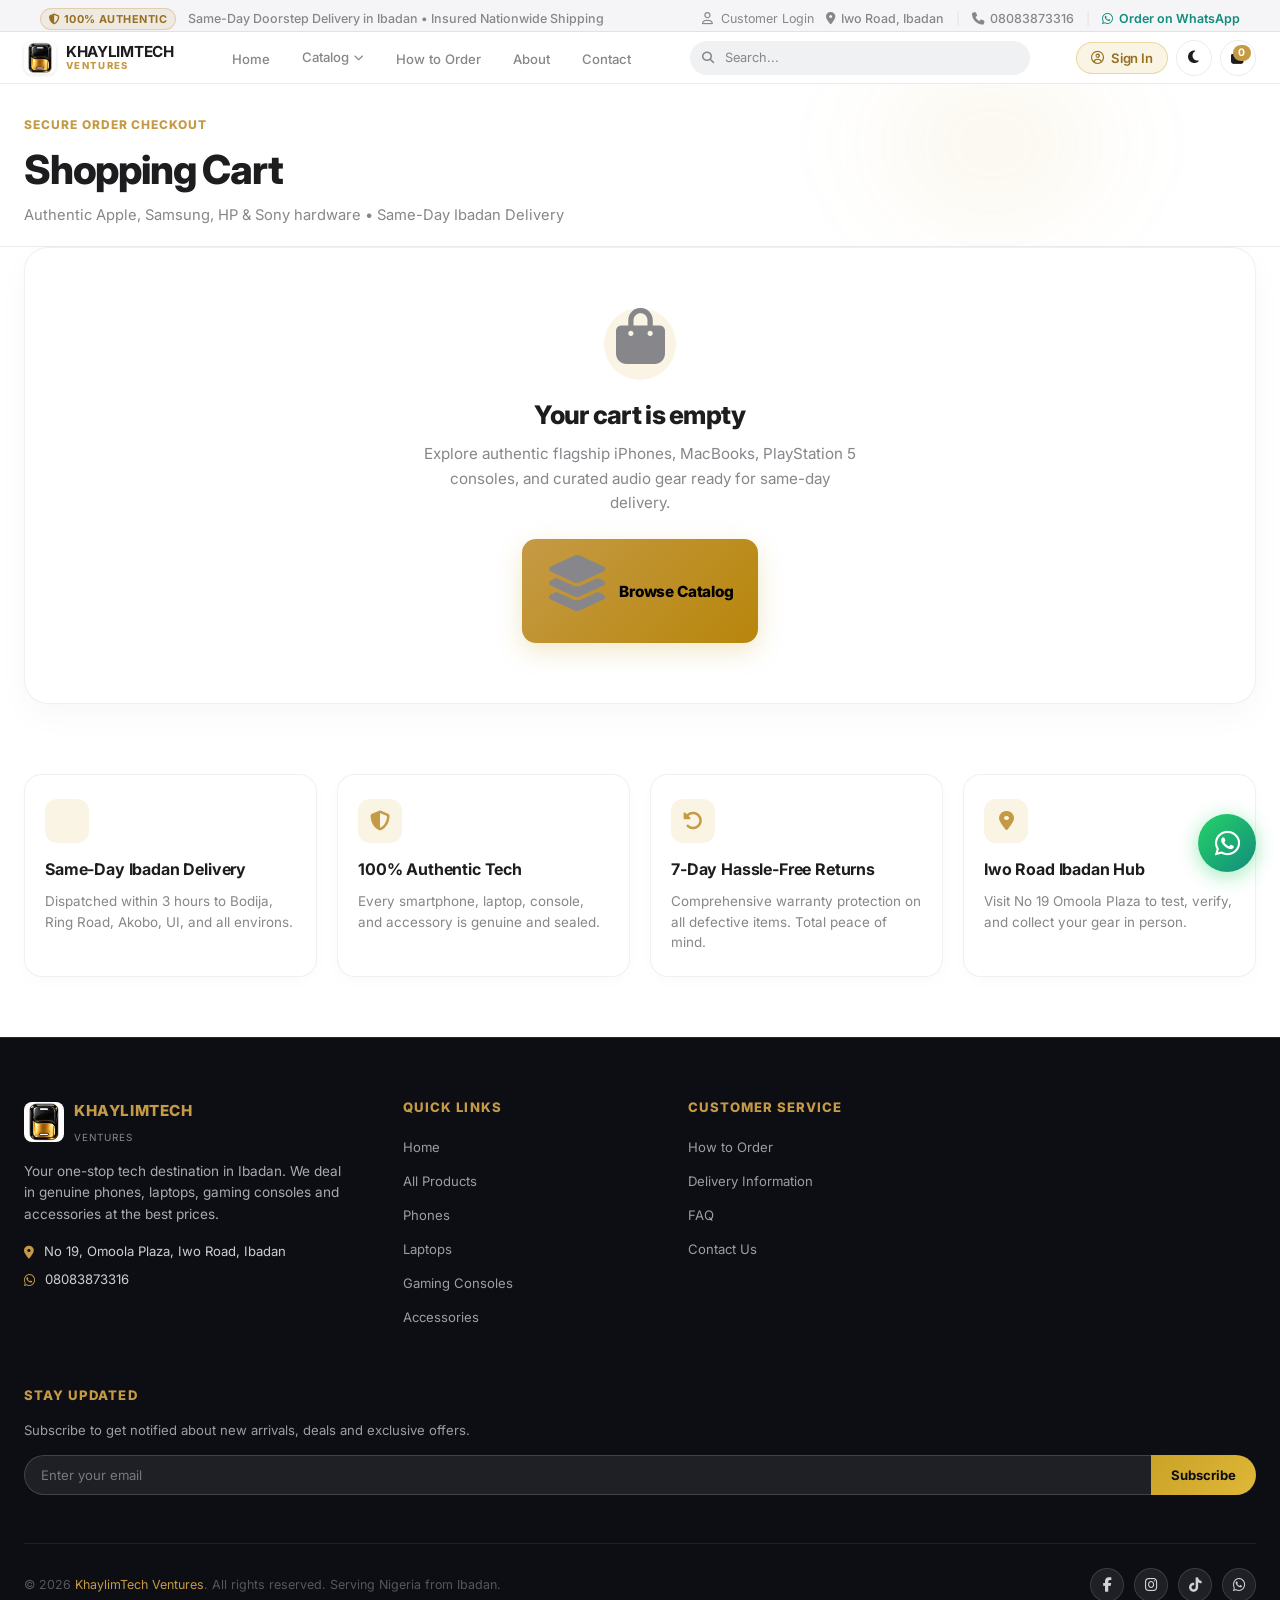
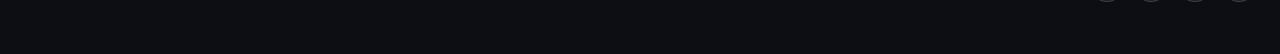
<file: cart.html>
<!DOCTYPE html>
<html lang="en" data-theme="light">
<head>
  <meta charset="UTF-8">
  <meta name="viewport" content="width=device-width, initial-scale=1.0">
  <title>Cart | KhaylimTech Ventures</title>
  <link rel="icon" type="image/png" href="/assets/Lightmode_logo.png?v=2" id="favicon">
  <link rel="stylesheet" href="css/style.css">
  <link rel="stylesheet" href="css/responsive.css">
  <link rel="stylesheet" href="css/animations.css">
  <link rel="stylesheet" href="css/professional.css">
  <link rel="stylesheet" href="https://cdnjs.cloudflare.com/ajax/libs/font-awesome/6.5.0/css/all.min.css">
</head>
<body class="has-utility-bar">

<!-- ═══════════════════════════════════
     TOP UTILITY BAR
═══════════════════════════════════ -->
<div class="top-utility-bar">
  <div class="container top-utility-inner">
    <div class="top-utility-left">
      <span class="utility-badge"><i class="fa-solid fa-shield-halved"></i> 100% Authentic</span>
      <span class="utility-text">Same-Day Doorstep Delivery in Ibadan &bull; Insured Nationwide Shipping</span>
    </div>
    <div class="top-utility-right">
      <span class="utility-item"><i class="fa-solid fa-location-dot"></i> Iwo Road, Ibadan</span>
      <span class="utility-sep">|</span>
      <a href="tel:+2348083873316" class="utility-item"><i class="fa-solid fa-phone"></i> 08083873316</a>
      <span class="utility-sep">|</span>
      <a href="https://wa.me/2348083873316" target="_blank" class="utility-item whatsapp-link"><i class="fa-brands fa-whatsapp"></i> Order on WhatsApp</a>
    </div>
  </div>
</div>

<!-- NAVBAR -->
<nav class="navbar">
  <div class="container nav-inner">
    <a href="/" class="nav-logo">
      <img src="assets/Lightmode_logo.png" alt="KhaylimTech Logo">
      <div class="nav-logo-text"><span>KhaylimTech</span><span>Ventures</span></div>
    </a>
    <ul class="nav-links">
      <li><a href="/">Home</a></li>
      <li class="nav-dropdown">
        <a href="/products" class="nav-dropdown-trigger" aria-haspopup="true" aria-expanded="false">
          <span>Catalog</span> <i class="fa-solid fa-chevron-down nav-caret"></i>
        </a>
        <div class="nav-dropdown-menu">
          <div class="nav-dropdown-header">Explore Categories</div>
          <a href="/phones" class="nav-dropdown-item">
            <div class="dropdown-item-icon"><i class="fa-solid fa-mobile-screen-button"></i></div>
            <div class="dropdown-item-text">
              <span class="dropdown-item-title">Phones</span>
              <span class="dropdown-item-desc">iPhones, Samsung & Android</span>
            </div>
          </a>
          <a href="/laptops" class="nav-dropdown-item">
            <div class="dropdown-item-icon"><i class="fa-solid fa-laptop"></i></div>
            <div class="dropdown-item-text">
              <span class="dropdown-item-title">Laptops</span>
              <span class="dropdown-item-desc">MacBooks, HP & Workstations</span>
            </div>
          </a>
          <a href="/gaming" class="nav-dropdown-item">
            <div class="dropdown-item-icon"><i class="fa-solid fa-gamepad"></i></div>
            <div class="dropdown-item-text">
              <span class="dropdown-item-title">Gaming</span>
              <span class="dropdown-item-desc">PS5, Consoles & Controllers</span>
            </div>
          </a>
          <a href="/accessories" class="nav-dropdown-item">
            <div class="dropdown-item-icon"><i class="fa-solid fa-headphones"></i></div>
            <div class="dropdown-item-text">
              <span class="dropdown-item-title">Accessories</span>
              <span class="dropdown-item-desc">Audio, Smartwatches & Gear</span>
            </div>
          </a>
          <div class="nav-dropdown-footer">
            <a href="/products" class="dropdown-footer-link">Browse All Products <i class="fa-solid fa-arrow-right"></i></a>
          </div>
        </div>
      </li>
      <li><a href="/how-to-order">How to Order</a></li>
      <li><a href="/about">About</a></li>
      <li><a href="/contact">Contact</a></li>
    </ul>
    <div class="nav-search">
      <i class="fa-solid fa-magnifying-glass search-icon"></i>
      <input type="text" placeholder="Search..." aria-label="Search products">
      <div class="search-dropdown"></div>
    </div>
    <div class="nav-actions">
      <button class="nav-btn theme-toggle" aria-label="Toggle color theme"><i class="fa-solid fa-moon"></i></button>
      <a href="/cart" class="nav-btn">
        <i class="fa-solid fa-bag-shopping"></i>
        <span class="cart-badge">0</span>
      </a>
      <button class="hamburger" aria-label="Open menu"><span></span><span></span><span></span></button>
    </div>
  </div>
  <!-- Mobile Nav Drawer -->
  <nav class="mobile-nav" aria-label="Mobile Navigation">
    <div id="mobile-nav-user-slot" class="mobile-nav-user-slot"></div>

    <div class="mobile-nav-quick-row">
      <a href="/" class="mobile-nav-quick-link"><i class="fa-solid fa-house"></i> <span>Home</span></a>
      <a href="/products" class="mobile-nav-quick-link highlight"><i class="fa-solid fa-layer-group"></i> <span>All Products</span></a>
    </div>

    <div class="mobile-nav-group">
      <div class="mobile-nav-section-title">
        <span>Hardware &amp; Devices</span>
        <span class="mobile-nav-section-badge">4 Categories</span>
      </div>
      <div class="mobile-nav-cat-grid">
        <a href="/phones" class="mobile-cat-tile">
          <i class="fa-solid fa-mobile-screen-button"></i>
          <span>Phones</span>
        </a>
        <a href="/laptops" class="mobile-cat-tile">
          <i class="fa-solid fa-laptop"></i>
          <span>Laptops</span>
        </a>
        <a href="/gaming" class="mobile-cat-tile">
          <i class="fa-solid fa-gamepad"></i>
          <span>Gaming</span>
        </a>
        <a href="/accessories" class="mobile-cat-tile">
          <i class="fa-solid fa-headphones"></i>
          <span>Accessories</span>
        </a>
      </div>
    </div>

    <div class="mobile-nav-group">
      <div class="mobile-nav-section-title">
        <span>Store &amp; Support</span>
      </div>
      <div class="mobile-nav-info-grid">
        <a href="/how-to-order" class="mobile-info-tile"><i class="fa-solid fa-truck-fast"></i> <span>How to Order</span></a>
        <a href="/about" class="mobile-info-tile"><i class="fa-solid fa-circle-info"></i> <span>About Us</span></a>
        <a href="/contact" class="mobile-info-tile"><i class="fa-solid fa-envelope"></i> <span>Contact</span></a>
        <a href="/faq" class="mobile-info-tile"><i class="fa-solid fa-circle-question"></i> <span>FAQs</span></a>
      </div>
    </div>

    <div class="mobile-nav-footer-cta">
      <a href="https://wa.me/2348083873316?text=Hello%20KhaylimTech!%20I%20want%20to%20inquire%20about%20my%20cart." target="_blank" rel="noopener" class="mobile-nav-wa-chip">
        <i class="fa-brands fa-whatsapp"></i>
        <span>Chat &amp; Order on WhatsApp</span>
      </a>
    </div>
  </nav>
</nav>

<!-- PAGE HEADER -->
<div class="page-header reveal">
  <div class="container">
    <div style="font-size:0.75rem;font-weight:800;letter-spacing:0.08em;color:var(--gold);text-transform:uppercase;margin-bottom:6px">Secure Order Checkout</div>
    <h1>Shopping Cart</h1>
    <p style="color:var(--text-muted);font-size:0.92rem;margin-top:4px">Authentic Apple, Samsung, HP &amp; Sony hardware &bull; Same-Day Ibadan Delivery</p>
  </div>
</div>

<!-- CART LAYOUT -->
<div class="container">
  <div class="reveal" id="cart-layout">
    <!-- Filled by JS -->
  </div>

  <!-- STORE GUARANTEES MATRIX -->
  <section class="section" style="padding-top:20px;padding-bottom:60px">
    <div class="store-guarantees-matrix reveal">
      <div class="guarantee-card">
        <div class="guarantee-icon"><i class="fa-solid fa-truck-bolt"></i></div>
        <h3 class="guarantee-title">Same-Day Ibadan Delivery</h3>
        <p class="guarantee-desc">Dispatched within 3 hours to Bodija, Ring Road, Akobo, UI, and all environs.</p>
      </div>
      <div class="guarantee-card">
        <div class="guarantee-icon"><i class="fa-solid fa-shield-halved"></i></div>
        <h3 class="guarantee-title">100% Authentic Tech</h3>
        <p class="guarantee-desc">Every smartphone, laptop, console, and accessory is genuine and sealed.</p>
      </div>
      <div class="guarantee-card">
        <div class="guarantee-icon"><i class="fa-solid fa-rotate-left"></i></div>
        <h3 class="guarantee-title">7-Day Hassle-Free Returns</h3>
        <p class="guarantee-desc">Comprehensive warranty protection on all defective items. Total peace of mind.</p>
      </div>
      <div class="guarantee-card">
        <div class="guarantee-icon"><i class="fa-solid fa-location-dot"></i></div>
        <h3 class="guarantee-title">Iwo Road Ibadan Hub</h3>
        <p class="guarantee-desc">Visit No 19 Omoola Plaza to test, verify, and collect your gear in person.</p>
      </div>
    </div>
  </section>
</div>

<!-- FOOTER -->

<footer class="footer">
  <div class="container">
    <div class="footer-grid">
      <div class="footer-brand">
        <div class="footer-logo">
          <img src="assets/Lightmode_logo.png" alt="KhaylimTech Logo">
          <div class="footer-logo-text"><span>KhaylimTech</span><br><span>Ventures</span></div>
        </div>
        <p>Your one-stop tech destination in Ibadan. We deal in genuine phones, laptops, gaming consoles and accessories at the best prices.</p>
        <a class="footer-contact-item" href="https://maps.google.com/?q=No+19+Omoola+Plaza,+Iwo+Road,+Ibadan" target="_blank" rel="noopener noreferrer" title="Get Google Maps store directions"><i class="fa-solid fa-location-dot"></i><span>No 19, Omoola Plaza, Iwo Road, Ibadan</span></a>
        <a class="footer-contact-item" href="https://wa.me/2348083873316?text=Hello%20KhaylimTech%2C%20I%20would%20like%20to%20make%20an%20inquiry" target="_blank" rel="noopener noreferrer" title="Chat with KhaylimTech on WhatsApp"><i class="fa-brands fa-whatsapp"></i><span>08083873316</span></a>
      </div>
      <div class="footer-col">
        <h4>Quick Links</h4>
        <ul>
          <li><a href="/">Home</a></li>
          <li><a href="/products">All Products</a></li>
          <li><a href="/phones">Phones</a></li>
          <li><a href="/laptops">Laptops</a></li>
          <li><a href="/gaming">Gaming Consoles</a></li>
          <li><a href="/accessories">Accessories</a></li>
        </ul>
      </div>
      <div class="footer-col">
        <h4>Customer Service</h4>
        <ul>
          <li><a href="/how-to-order">How to Order</a></li>
          <li><a href="/how-to-order#delivery">Delivery Information</a></li>
          
          
          <li><a href="/faq">FAQ</a></li>
          <li><a href="/contact">Contact Us</a></li>
        </ul>
      </div>
      <div class="footer-col footer-newsletter">
        <h4>Stay Updated</h4>
        <p>Subscribe to get notified about new arrivals, deals and exclusive offers.</p>
        <form class="newsletter-form" onsubmit="handleNewsletter(event)">
          <input type="email" placeholder="Enter your email">
          <button type="submit">Subscribe</button>
        </form>
      </div>
    </div>
    <div class="footer-bottom">
      <p>&copy; 2026 <span>KhaylimTech Ventures</span>. All rights reserved. Serving Nigeria from Ibadan.</p>
      <div class="social-links">
        <a href="#" class="social-link" title="Facebook"><i class="fa-brands fa-facebook-f"></i></a>
        <a href="https://www.instagram.com/_khaylimtech7_/" class="social-link" title="Instagram" target="_blank"><i class="fa-brands fa-instagram"></i></a>
        <a href="https://www.tiktok.com/@khaylim01" class="social-link" title="TikTok" target="_blank"><i class="fa-brands fa-tiktok"></i></a>
        <a href="https://wa.me/2348083873316" class="social-link" title="WhatsApp" target="_blank"><i class="fa-brands fa-whatsapp"></i></a>
      </div>
    </div>
  </div>
</footer>

<script src="js/data.js"></script>
<script src="js/cart.js"></script>
<script src="js/app.js"></script>
<script src="js/admin-config.js"></script>
<script src="js/auth.js"></script>
<script>
  let selectedDeliveryMethod = "Same-Day Ibadan Delivery (< 3 Hours)";

  function setDeliveryMethod(method) {
    selectedDeliveryMethod = method;
    renderCart();
  }

  function renderCart() {
    const items = Cart.getAll();
    const layout = document.getElementById("cart-layout");

    if (!items.length) {
      layout.innerHTML = `
        <div class="empty-cart" style="grid-column:1/-1;background:var(--bg-card);border:1px solid var(--border-card);border-radius:24px;padding:60px 24px;text-align:center;box-shadow:0 12px 32px rgba(0,0,0,0.03);margin-bottom:40px">
          <div style="width:72px;height:72px;border-radius:50%;background:rgba(201,162,39,0.12);color:var(--gold);display:inline-flex;align-items:center;justify-content:center;font-size:2rem;margin-bottom:16px">
            <i class="fa-solid fa-bag-shopping"></i>
          </div>
          <h2 style="font-size:1.6rem;font-weight:800;color:var(--text-heading);margin-bottom:8px">Your cart is empty</h2>
          <p style="color:var(--text-muted);font-size:.95rem;max-width:440px;margin:0 auto 24px;line-height:1.6">
            Explore authentic flagship iPhones, MacBooks, PlayStation 5 consoles, and curated audio gear ready for same-day delivery.
          </p>
          <a href="/products" class="btn-detail-cart" style="display:inline-flex;text-decoration:none;max-width:240px">
            <i class="fa-solid fa-layer-group"></i> Browse Catalog
          </a>
        </div>`;
      return;
    }

    const subtotal = Cart.subtotal();
    const total = subtotal;

    // Build WhatsApp message
    const waMsg = items.map(i => `• ${i.name} x${i.qty} = ${formatNGN(i.price * i.qty)}`).join("\n");
    const waText = encodeURIComponent(`Hello KhaylimTech! I'd like to order:\n\n${waMsg}\n\nDelivery Preference: ${selectedDeliveryMethod}\nTotal: ${formatNGN(total)}\n\nPlease confirm availability and payment details.`);
    const waLink = `https://wa.me/2348083873316?text=${waText}`;

    layout.innerHTML = `
      <div class="editorial-cart-layout">
        <!-- Items Column -->
        <div>
          <div class="cart-items-list">
            ${items.map(item => `
              <div class="editorial-cart-item" data-id="${item.id}">
                <img src="${item.image}" alt="${item.name}" loading="lazy">
                <div class="cart-item-info">
                  <div style="margin-bottom:4px">
                    <span class="cat-pill-btn active" style="font-size:0.7rem;padding:2px 10px;pointer-events:none">
                      ${CATEGORIES.find(c=>c.id===item.category)?.label || item.category}
                    </span>
                  </div>
                  <a href="/product/${item.id}" style="text-decoration:none;color:inherit">
                    <h3 style="font-size:1.05rem;font-weight:700;color:var(--text-heading);margin-bottom:6px;line-height:1.3">${item.name}</h3>
                  </a>
                  <div style="font-size:0.95rem;font-weight:800;color:var(--gold)">${formatNGN(item.price)}</div>
                </div>
                <div class="cart-item-controls" style="display:flex;flex-direction:column;align-items:flex-end;gap:12px">
                  <button class="cart-remove" onclick="removeItem('${item.id}')" title="Remove" style="background:none;border:none;color:var(--text-muted);font-size:1rem;cursor:pointer;padding:6px;border-radius:8px;transition:color 0.2s" onmouseover="this.style.color='#ef4444'" onmouseout="this.style.color='var(--text-muted)'">
                    <i class="fa-solid fa-trash-can"></i>
                  </button>
                  <div class="qty-stepper" style="border-radius:10px">
                    <button onclick="changeQty('${item.id}', ${item.qty - 1})" aria-label="Decrease"><i class="fa-solid fa-minus"></i></button>
                    <input type="number" value="${item.qty}" min="1"
                      onchange="changeQty('${item.id}', parseInt(this.value))"
                      style="width:40px;height:34px;background:var(--bg-card);border:none;border-left:1px solid var(--border);border-right:1px solid var(--border);color:var(--text);font-size:.88rem;font-weight:700;text-align:center;outline:none" aria-label="Item quantity">
                    <button onclick="changeQty('${item.id}', ${item.qty + 1})" aria-label="Increase"><i class="fa-solid fa-plus"></i></button>
                  </div>
                  <div style="font-size:0.96rem;font-weight:900;color:var(--text-heading)">${formatNGN(item.price * item.qty)}</div>
                </div>
              </div>
            `).join("")}
          </div>

          <!-- Bottom Action Bar -->
          <div style="margin-top:20px;display:flex;gap:12px;align-items:center;flex-wrap:wrap;justify-content:space-between">
            <a href="/products" class="cat-pill-btn" style="font-size:0.86rem;padding:10px 18px;text-decoration:none;border:1px solid var(--border-card)">
              <i class="fa-solid fa-arrow-left"></i> Continue Shopping
            </a>
            <div id="clear-cart-container" style="display:inline-flex;align-items:center;gap:8px">
              <button id="btn-request-clear" onclick="showClearConfirm()" style="font-size:.83rem;padding:10px 18px;border:1px solid rgba(239,68,68,0.4);border-radius:10px;color:#ef4444;background:transparent;font-family:inherit;font-weight:600;cursor:pointer;display:inline-flex;align-items:center;gap:6px;transition:all .2s ease">
                <i class="fa-solid fa-trash-can"></i> Clear Cart
              </button>
              <div id="clear-confirm-group" style="display:none;align-items:center;gap:8px;background:var(--bg-card);border:1px solid rgba(239,68,68,0.5);border-radius:10px;padding:6px 12px;box-shadow:0 4px 14px rgba(0,0,0,0.06)">
                <span style="font-size:.82rem;color:var(--text-heading);font-weight:600">Clear entire cart?</span>
                <button onclick="confirmClearCart()" style="font-size:.78rem;padding:6px 12px;background:#ef4444;color:#fff;border:none;border-radius:6px;font-weight:700;cursor:pointer">Yes, clear</button>
                <button onclick="hideClearConfirm()" style="font-size:.78rem;padding:6px 10px;background:var(--bg-input);color:var(--text-muted);border:1px solid var(--border);border-radius:6px;font-weight:600;cursor:pointer">Cancel</button>
              </div>
            </div>
          </div>

          <!-- Official Packaging Guarantee -->
          <div class="cart-packaging-proof">
            <img src="assets/real-store/khaylim-branded-bag-studio.jpg" alt="Official KhaylimTech Luxury Packaging">
            <div>
              <div style="font-size:0.75rem;font-weight:800;letter-spacing:0.06em;color:var(--gold);text-transform:uppercase;margin-bottom:4px">
                <i class="fa-solid fa-box-open"></i> Tamper-Proof Packaging
              </div>
              <h4 style="font-size:0.95rem;font-weight:700;color:var(--text-heading);margin-bottom:4px">Dispatched in Heavy-Gauge KhaylimTech Bags</h4>
              <p style="font-size:0.8rem;color:var(--text-muted);line-height:1.45;margin:0">
                Every delivery includes our reinforced custom branded packaging, serialized security seal, and official store sales receipt.
              </p>
            </div>
          </div>
        </div>

        <!-- Summary Column -->
        <div class="editorial-summary-card">
          <h3>Order Summary</h3>
          <div class="summary-row" style="display:flex;justify-content:space-between;margin-bottom:12px;font-size:0.92rem;color:var(--text-muted)">
            <span>Subtotal (${Cart.count()} items)</span>
            <span style="font-weight:700;color:var(--text-heading)">${formatNGN(subtotal)}</span>
          </div>

          <!-- Delivery Mode Selector -->
          <div style="font-size:0.78rem;font-weight:800;letter-spacing:0.06em;color:var(--gold);text-transform:uppercase;margin-top:16px;margin-bottom:8px">
            Select Delivery Method
          </div>
          <div class="delivery-options-picker">
            <label class="delivery-option-pill ${selectedDeliveryMethod.includes('Same-Day') ? 'active' : ''}">
              <input type="radio" name="delivery-pref" ${selectedDeliveryMethod.includes('Same-Day') ? 'checked' : ''} onchange="setDeliveryMethod('Same-Day Ibadan Delivery (< 3 Hours)')">
              <div>
                <div style="font-weight:700;color:var(--text-heading)">⚡ Same-Day Ibadan Delivery</div>
                <div style="font-size:0.74rem;color:var(--text-muted)">Bodija, UI, Ring Road, Akobo & environs</div>
              </div>
            </label>
            <label class="delivery-option-pill ${selectedDeliveryMethod.includes('Nationwide') ? 'active' : ''}">
              <input type="radio" name="delivery-pref" ${selectedDeliveryMethod.includes('Nationwide') ? 'checked' : ''} onchange="setDeliveryMethod('Nationwide Insured Express (1–3 Days)')">
              <div>
                <div style="font-weight:700;color:var(--text-heading)">📦 Nationwide Insured Express</div>
                <div style="font-size:0.74rem;color:var(--text-muted)">Lagos, Abuja, PH &amp; all states (GIG/DHL)</div>
              </div>
            </label>
            <label class="delivery-option-pill ${selectedDeliveryMethod.includes('Store Pickup') ? 'active' : ''}">
              <input type="radio" name="delivery-pref" ${selectedDeliveryMethod.includes('Store Pickup') ? 'checked' : ''} onchange="setDeliveryMethod('Store Pickup at No 19 Omoola Plaza, Iwo Road')">
              <div>
                <div style="font-weight:700;color:var(--text-heading)">🏢 Physical Store Pickup (Free)</div>
                <div style="font-size:0.74rem;color:var(--text-muted)">Test &amp; collect at Omoola Plaza, Iwo Road</div>
              </div>
            </label>
          </div>

          <div class="summary-row total" style="display:flex;justify-content:space-between;margin:20px 0 24px;padding-top:16px;border-top:1px solid var(--border-card);font-size:1.25rem;font-weight:900">
            <span style="color:var(--text-heading)">Total</span>
            <span style="color:var(--gold)">${formatNGN(subtotal)}</span>
          </div>

          <a href="${waLink}" target="_blank" class="btn-detail-wa" style="width:100%;font-size:1rem;padding:16px;border-radius:14px;background:#25d366;color:#fff;box-shadow:0 8px 24px rgba(37,211,102,0.3)">
            <i class="fa-brands fa-whatsapp" style="font-size:1.3rem"></i> Order via WhatsApp
          </a>

          <p style="font-size:.76rem;color:var(--text-muted);text-align:center;margin-top:14px;line-height:1.6">
            Direct instant connection to our Ibadan sales desk. Payment details &amp; dispatch scheduled in minutes.
          </p>

          <div style="margin-top:20px;padding-top:18px;border-top:1px solid var(--border-card);display:flex;flex-direction:column;gap:10px">
            <div style="display:flex;gap:10px;align-items:center;font-size:.8rem;color:var(--text-muted)">
              <i class="fa-solid fa-shield-halved" style="color:var(--gold)"></i> 100% Authentic OEM Products
            </div>
            <div style="display:flex;gap:10px;align-items:center;font-size:.8rem;color:var(--text-muted)">
              <i class="fa-solid fa-truck-bolt" style="color:var(--gold)"></i> Ibadan Express Dispatch
            </div>
            <div style="display:flex;gap:10px;align-items:center;font-size:.8rem;color:var(--text-muted)">
              <i class="fa-solid fa-box-open" style="color:var(--gold)"></i> Official Tamper-Proof Branded Packaging
            </div>
            <div style="display:flex;gap:10px;align-items:center;font-size:.8rem;color:var(--text-muted)">
              <i class="fa-solid fa-rotate-left" style="color:var(--gold)"></i> 7-Day Replacement Guarantee
            </div>
          </div>
        </div>
      </div>
    `;
    if (typeof reRunReveal === "function") setTimeout(reRunReveal, 50);
  }

  function removeItem(id) {
    Cart.remove(id);
    showToast('<i class="fa-solid fa-trash-can"></i> <span>Item removed from cart</span>');
    renderCart();
  }

  function changeQty(id, qty) {
    Cart.updateQty(id, qty);
    renderCart();
  }

  function showClearConfirm() {
    const btn = document.getElementById("btn-request-clear");
    const group = document.getElementById("clear-confirm-group");
    if (btn) btn.style.display = "none";
    if (group) group.style.display = "inline-flex";
  }

  function hideClearConfirm() {
    const btn = document.getElementById("btn-request-clear");
    const group = document.getElementById("clear-confirm-group");
    if (btn) btn.style.display = "inline-flex";
    if (group) group.style.display = "none";
  }

  function confirmClearCart() {
    Cart.clear();
    showToast('<i class="fa-solid fa-trash-can"></i> <span>Cart cleared</span>');
    renderCart();
  }

  function clearCart() {
    showClearConfirm();
  }

  renderCart();
</script>
</body>
</html>
</file>
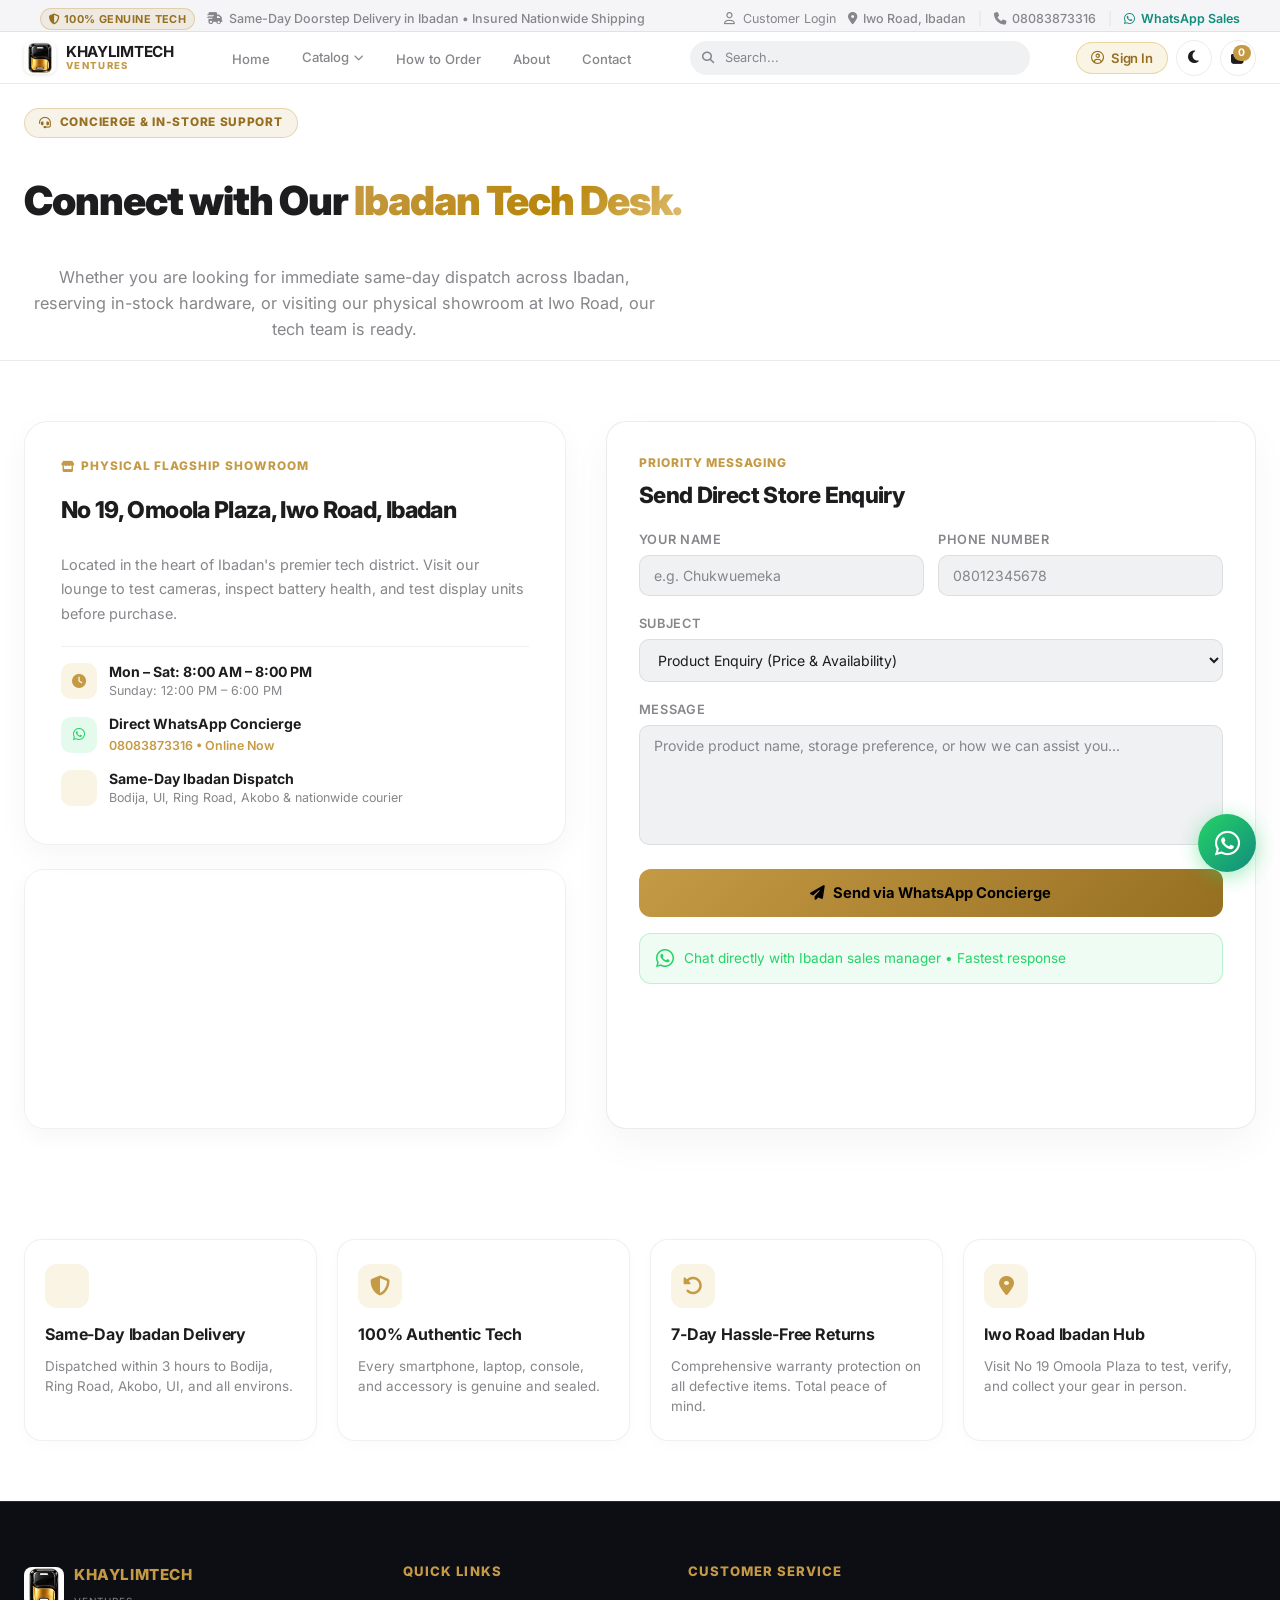
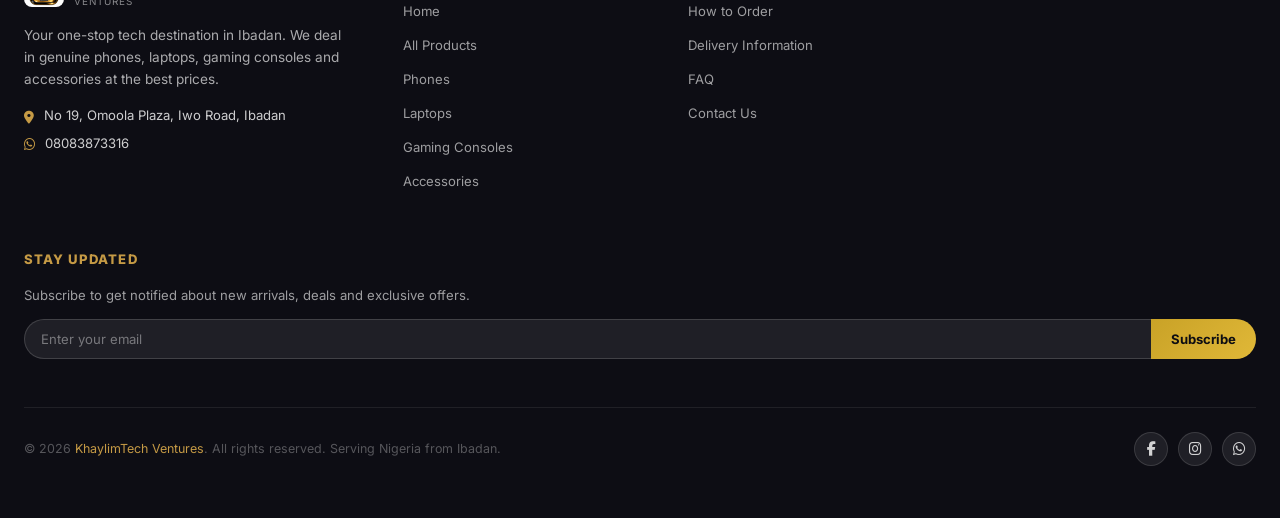
<file: contact.html>
<!DOCTYPE html>
<html lang="en" data-theme="light">
<head>
  <meta charset="UTF-8">
  <meta name="viewport" content="width=device-width, initial-scale=1.0">
  <title>Contact Us | KhaylimTech Ventures</title>
  <link rel="icon" type="image/png" href="/assets/Lightmode_logo.png?v=2" id="favicon">
  <link rel="stylesheet" href="css/style.css">
  <link rel="stylesheet" href="css/responsive.css">
  <link rel="stylesheet" href="css/animations.css">
  <link rel="stylesheet" href="css/professional.css">
  <link rel="stylesheet" href="https://cdnjs.cloudflare.com/ajax/libs/font-awesome/6.5.0/css/all.min.css">
  <style>
    .contact-layout { display: grid; grid-template-columns: 1fr 1.2fr; gap: 40px; padding: 60px 0; }

    .contact-info h2 { font-size: 1.6rem; font-weight: 800; color: var(--text-heading); margin-bottom: 8px; }
    .contact-info h2 span { color: var(--gold); }
    .contact-info p { color: var(--text-muted); font-size: 0.9rem; line-height: 1.7; margin-bottom: 28px; }

    .contact-item {
      display: flex; align-items: flex-start; gap: 14px;
      background: var(--bg-card); border: 1px solid var(--border);
      border-radius: 14px; padding: 18px; margin-bottom: 14px;
      transition: border-color 0.2s;
    }
    .contact-item:hover { border-color: var(--gold); }
    .contact-item-icon {
      width: 44px; height: 44px; border-radius: 10px;
      background: rgba(201,162,39,0.1); color: var(--gold);
      display: flex; align-items: center; justify-content: center;
      font-size: 1.2rem; flex-shrink: 0;
    }
    .contact-item h4 { font-size: 0.78rem; font-weight: 700; color: var(--gold); text-transform: uppercase; letter-spacing: 0.06em; margin-bottom: 4px; }
    .contact-item p, .contact-item a { font-size: 0.88rem; color: var(--text-muted); text-decoration: none; }
    .contact-item a:hover { color: var(--gold); }

    /* Form */
    .contact-form-card {
      background: var(--bg-card); border: 1px solid var(--border);
      border-radius: 20px; padding: 32px;
    }
    .contact-form-card h3 { font-size: 1.2rem; font-weight: 700; color: var(--text-heading); margin-bottom: 24px; }

    .form-group { margin-bottom: 18px; }
    .form-group label { display: block; font-size: 0.8rem; font-weight: 600; color: var(--text-muted); margin-bottom: 6px; text-transform: uppercase; letter-spacing: 0.05em; }
    .form-group input,
    .form-group select,
    .form-group textarea {
      width: 100%; padding: 11px 14px;
      background: var(--bg-input); border: 1px solid var(--border);
      border-radius: 10px; color: var(--text); font-size: 0.88rem;
      font-family: inherit; outline: none; transition: border-color 0.2s;
      box-sizing: border-box;
    }
    .form-group input:focus,
    .form-group select:focus,
    .form-group textarea:focus { border-color: var(--gold); }
    .form-group input::placeholder,
    .form-group textarea::placeholder { color: var(--text-muted); }
    .form-group textarea { resize: vertical; min-height: 120px; }

    .form-row { display: grid; grid-template-columns: 1fr 1fr; gap: 14px; }

    .submit-btn {
      width: 100%; padding: 13px;
      background: linear-gradient(135deg, var(--gold), var(--gold-dark));
      color: #000; font-weight: 700; font-size: 0.92rem;
      border-radius: 10px; border: none; cursor: pointer;
      display: flex; align-items: center; justify-content: center; gap: 8px;
      transition: all 0.2s; font-family: inherit;
    }
    .submit-btn:hover { box-shadow: 0 6px 20px rgba(201,162,39,0.35); transform: translateY(-1px); }

    .wa-enquiry {
      display: flex; align-items: center; gap: 10px;
      background: rgba(37,211,102,0.08); border: 1px solid rgba(37,211,102,0.25);
      border-radius: 12px; padding: 14px 16px; margin-top: 16px;
      font-size: 0.85rem; color: #25D366; text-decoration: none;
      transition: background 0.2s;
    }
    .wa-enquiry:hover { background: rgba(37,211,102,0.15); }
    .wa-enquiry i { font-size: 1.3rem; }

    .success-msg {
      display: none; text-align: center; padding: 24px;
      background: rgba(34,197,94,0.1); border: 1px solid rgba(34,197,94,0.3);
      border-radius: 12px; color: #22c55e; margin-top: 16px;
    }
    .success-msg i { font-size: 2rem; display: block; margin-bottom: 8px; }

    @media (max-width: 768px) {
      .contact-layout { grid-template-columns: 1fr; gap: 28px; padding: 40px 0; }
      .form-row { grid-template-columns: 1fr; }
    }
  </style>
</head>
<body class="has-utility-bar">

<!-- ═══════════════════════════════════
     TOP UTILITY BAR
═══════════════════════════════════ -->
<div class="top-utility-bar">
  <div class="container top-utility-inner">
    <div class="top-utility-left">
      <span class="utility-badge"><i class="fa-solid fa-shield-halved"></i> 100% Genuine Tech</span>
      <span class="utility-text"><i class="fa-solid fa-truck-fast"></i> Same-Day Doorstep Delivery in Ibadan &bull; Insured Nationwide Shipping</span>
    </div>
    <div class="top-utility-right">
      <span class="utility-item"><i class="fa-solid fa-location-dot"></i> Iwo Road, Ibadan</span>
      <span class="utility-sep">|</span>
      <a href="tel:+2348083873316" class="utility-item"><i class="fa-solid fa-phone"></i> 08083873316</a>
      <span class="utility-sep">|</span>
      <a href="https://wa.me/2348083873316" target="_blank" class="utility-item whatsapp-link"><i class="fa-brands fa-whatsapp"></i> WhatsApp Sales</a>
    </div>
  </div>
</div>

<!-- NAVBAR -->
<nav class="navbar">
  <div class="container nav-inner">
    <a href="/" class="nav-logo">
      <img src="assets/Lightmode_logo.png" alt="KhaylimTech Logo">
      <div class="nav-logo-text"><span>KhaylimTech</span><span>Ventures</span></div>
    </a>
    <ul class="nav-links">
      <li><a href="/">Home</a></li>
      <li class="nav-dropdown">
        <a href="/products" class="nav-dropdown-trigger" aria-haspopup="true" aria-expanded="false">
          <span>Catalog</span> <i class="fa-solid fa-chevron-down nav-caret"></i>
        </a>
        <div class="nav-dropdown-menu">
          <div class="nav-dropdown-header">Explore Categories</div>
          <a href="/phones" class="nav-dropdown-item">
            <div class="dropdown-item-icon"><i class="fa-solid fa-mobile-screen-button"></i></div>
            <div class="dropdown-item-text">
              <span class="dropdown-item-title">Phones</span>
              <span class="dropdown-item-desc">iPhones, Samsung & Android</span>
            </div>
          </a>
          <a href="/laptops" class="nav-dropdown-item">
            <div class="dropdown-item-icon"><i class="fa-solid fa-laptop"></i></div>
            <div class="dropdown-item-text">
              <span class="dropdown-item-title">Laptops</span>
              <span class="dropdown-item-desc">MacBooks, HP & Workstations</span>
            </div>
          </a>
          <a href="/gaming" class="nav-dropdown-item">
            <div class="dropdown-item-icon"><i class="fa-solid fa-gamepad"></i></div>
            <div class="dropdown-item-text">
              <span class="dropdown-item-title">Gaming</span>
              <span class="dropdown-item-desc">PS5, Consoles & Controllers</span>
            </div>
          </a>
          <a href="/accessories" class="nav-dropdown-item">
            <div class="dropdown-item-icon"><i class="fa-solid fa-headphones"></i></div>
            <div class="dropdown-item-text">
              <span class="dropdown-item-title">Accessories</span>
              <span class="dropdown-item-desc">Audio, Smartwatches & Gear</span>
            </div>
          </a>
          <div class="nav-dropdown-footer">
            <a href="/products" class="dropdown-footer-link">Browse All Products <i class="fa-solid fa-arrow-right"></i></a>
          </div>
        </div>
      </li>
      <li><a href="/how-to-order">How to Order</a></li>
      <li><a href="/about">About</a></li>
      <li><a href="/contact" class="active">Contact</a></li>
    </ul>
    <div class="nav-search">
      <i class="fa-solid fa-magnifying-glass search-icon"></i>
      <input type="text" placeholder="Search..." aria-label="Search products">
      <div class="search-dropdown"></div>
    </div>
    <div class="nav-actions">
      <button class="nav-btn theme-toggle" aria-label="Toggle color theme"><i class="fa-solid fa-moon"></i></button>
      <a href="/cart" class="nav-btn"><i class="fa-solid fa-bag-shopping"></i><span class="cart-badge">0</span></a>
      <button class="hamburger" aria-label="Open menu"><span></span><span></span><span></span></button>
    </div>
  </div>
  <!-- Mobile Nav Drawer -->
  <nav class="mobile-nav" aria-label="Mobile Navigation">
    <div id="mobile-nav-user-slot" class="mobile-nav-user-slot"></div>

    <div class="mobile-nav-quick-row">
      <a href="/" class="mobile-nav-quick-link"><i class="fa-solid fa-house"></i> <span>Home</span></a>
      <a href="/products" class="mobile-nav-quick-link highlight"><i class="fa-solid fa-layer-group"></i> <span>All Products</span></a>
    </div>

    <div class="mobile-nav-group">
      <div class="mobile-nav-section-title">
        <span>Hardware &amp; Devices</span>
        <span class="mobile-nav-section-badge">4 Categories</span>
      </div>
      <div class="mobile-nav-cat-grid">
        <a href="/phones" class="mobile-cat-tile">
          <i class="fa-solid fa-mobile-screen-button"></i>
          <span>Phones</span>
        </a>
        <a href="/laptops" class="mobile-cat-tile">
          <i class="fa-solid fa-laptop"></i>
          <span>Laptops</span>
        </a>
        <a href="/gaming" class="mobile-cat-tile">
          <i class="fa-solid fa-gamepad"></i>
          <span>Gaming</span>
        </a>
        <a href="/accessories" class="mobile-cat-tile">
          <i class="fa-solid fa-headphones"></i>
          <span>Accessories</span>
        </a>
      </div>
    </div>

    <div class="mobile-nav-group">
      <div class="mobile-nav-section-title">
        <span>Store &amp; Support</span>
      </div>
      <div class="mobile-nav-info-grid">
        <a href="/how-to-order" class="mobile-info-tile"><i class="fa-solid fa-truck-fast"></i> <span>How to Order</span></a>
        <a href="/about" class="mobile-info-tile"><i class="fa-solid fa-circle-info"></i> <span>About Us</span></a>
        <a href="/contact" class="mobile-info-tile active"><i class="fa-solid fa-envelope"></i> <span>Contact</span></a>
        <a href="/faq" class="mobile-info-tile"><i class="fa-solid fa-circle-question"></i> <span>FAQs</span></a>
      </div>
    </div>

    <div class="mobile-nav-footer-cta">
      <a href="https://wa.me/2348083873316?text=Hello%20KhaylimTech!%20I%20want%20to%20speak%20with%20support." target="_blank" rel="noopener" class="mobile-nav-wa-chip">
        <i class="fa-brands fa-whatsapp"></i>
        <span>Chat &amp; Order on WhatsApp</span>
      </a>
    </div>
  </nav>
</nav>

<!-- EDITORIAL HERO -->
<div class="editorial-catalog-hero reveal">
  <div class="container hero-inner">
    <div class="catalog-hero-badge">
      <i class="fa-solid fa-headset"></i> Concierge &amp; In-Store Support
    </div>
    <h1 class="catalog-hero-title" style="max-width:800px;text-align:center">
      Connect with Our <span class="gradient-gold-text">Ibadan Tech Desk.</span>
    </h1>
    <p class="catalog-hero-desc" style="max-width:640px;text-align:center">
      Whether you are looking for immediate same-day dispatch across Ibadan, reserving in-stock hardware, or visiting our physical showroom at Iwo Road, our tech team is ready.
    </p>
  </div>
</div>

<div class="container" style="padding-bottom:40px">
  <div class="contact-layout">

    <!-- Contact Info & Store Card -->
    <div class="contact-info reveal">
      <div class="store-highlight-card" style="margin-bottom:24px">
        <div class="store-card-badge">
          <i class="fa-solid fa-store"></i> Physical Flagship Showroom
        </div>
        <h2 style="font-size:1.45rem;font-weight:800;color:var(--text-heading);line-height:1.25">
          No 19, Omoola Plaza, Iwo Road, Ibadan
        </h2>
        <p style="font-size:0.9rem;color:var(--text-muted);line-height:1.7;margin:0">
          Located in the heart of Ibadan's premier tech district. Visit our lounge to test cameras, inspect battery health, and test display units before purchase.
        </p>
        <div style="display:flex;flex-direction:column;gap:12px;padding-top:14px;border-top:1px solid var(--border-card)">
          <div style="display:flex;align-items:center;gap:12px;font-size:0.88rem;color:var(--text)">
            <div style="width:36px;height:36px;border-radius:10px;background:rgba(201,162,39,0.12);color:var(--gold);display:flex;align-items:center;justify-content:center"><i class="fa-solid fa-clock"></i></div>
            <div>
              <div style="font-weight:700">Mon – Sat: 8:00 AM – 8:00 PM</div>
              <div style="font-size:0.78rem;color:var(--text-muted)">Sunday: 12:00 PM – 6:00 PM</div>
            </div>
          </div>
          <div style="display:flex;align-items:center;gap:12px;font-size:0.88rem;color:var(--text)">
            <div style="width:36px;height:36px;border-radius:10px;background:rgba(37,211,102,0.12);color:#25d366;display:flex;align-items:center;justify-content:center"><i class="fa-brands fa-whatsapp"></i></div>
            <div>
              <div style="font-weight:700">Direct WhatsApp Concierge</div>
              <a href="https://wa.me/2348083873316" target="_blank" style="font-size:0.78rem;color:var(--gold);text-decoration:none;font-weight:600">08083873316 &bull; Online Now</a>
            </div>
          </div>
          <div style="display:flex;align-items:center;gap:12px;font-size:0.88rem;color:var(--text)">
            <div style="width:36px;height:36px;border-radius:10px;background:rgba(201,162,39,0.12);color:var(--gold);display:flex;align-items:center;justify-content:center"><i class="fa-solid fa-truck-bolt"></i></div>
            <div>
              <div style="font-weight:700">Same-Day Ibadan Dispatch</div>
              <div style="font-size:0.78rem;color:var(--text-muted)">Bodija, UI, Ring Road, Akobo &amp; nationwide courier</div>
            </div>
          </div>
        </div>
      </div>

      <!-- Map Embed -->
      <div style="border-radius:20px;overflow:hidden;border:1px solid var(--border-card);height:260px;box-shadow:0 8px 24px rgba(0,0,0,0.04)">
        <iframe
          src="https://www.google.com/maps/embed?pb=!1m18!1m12!1m3!1d3956.0!2d3.8964!3d7.3986!2m3!1f0!2f0!3f0!3m2!1i1024!2i768!4f13.1!3m3!1m2!1s0x0%3A0x0!2sOmoola+Plaza+Iwo+Road+Ibadan!5e0!3m2!1sen!2sng!4v1"
          allowfullscreen loading="lazy" referrerpolicy="no-referrer-when-downgrade" style="width:100%;height:100%;border:none">
        </iframe>
      </div>
    </div>

    <!-- Enquiry Form -->
    <div class="contact-form-card reveal" style="box-shadow:0 16px 40px rgba(0,0,0,0.04)">
      <div style="font-size:0.75rem;font-weight:800;letter-spacing:0.08em;color:var(--gold);text-transform:uppercase;margin-bottom:6px">Priority Messaging</div>
      <h3 style="font-size:1.4rem;font-weight:800;margin-bottom:18px">Send Direct Store Enquiry</h3>
      <form id="enquiry-form" onsubmit="submitEnquiry(event)">
        <div class="form-row">
          <div class="form-group">
            <label>Your Name</label>
            <input type="text" id="f-name" placeholder="e.g. Chukwuemeka" required>
          </div>
          <div class="form-group">
            <label>Phone Number</label>
            <input type="tel" id="f-phone" placeholder="08012345678" required>
          </div>
        </div>
        <div class="form-group">
          <label>Subject</label>
          <select id="f-subject">
            <option value="Product Enquiry">Product Enquiry (Price &amp; Availability)</option>
            <option value="Order Status">Order Status &amp; Tracking</option>
            <option value="Price Negotiation">Price Negotiation / Bulk Deals</option>
            <option value="In-Store Pickup">Store Pickup at Iwo Road</option>
            <option value="Return / Warranty">Warranty &amp; Technical Support</option>
            <option value="Other">Other Enquiry</option>
          </select>
        </div>
        <div class="form-group">
          <label>Message</label>
          <textarea id="f-message" placeholder="Provide product name, storage preference, or how we can assist you..." required></textarea>
        </div>
        <button type="submit" class="submit-btn" style="border-radius:12px;padding:15px">
          <i class="fa-solid fa-paper-plane"></i> Send via WhatsApp Concierge
        </button>
      </form>

      <a href="https://wa.me/2348083873316" target="_blank" class="wa-enquiry" style="border-radius:12px;margin-top:16px">
        <i class="fa-brands fa-whatsapp"></i>
        <span>Chat directly with Ibadan sales manager &bull; Fastest response</span>
      </a>

      <div class="success-msg" id="success-msg">
        <i class="fa-solid fa-circle-check"></i>
        <strong>Enquiry Formatted!</strong><br>
        <span style="font-size:.85rem;color:var(--text-muted)">Redirecting your request directly to KhaylimTech on WhatsApp.</span>
      </div>
    </div>

  </div>

  <!-- STORE GUARANTEES MATRIX -->
  <section class="section" style="padding-top:40px;padding-bottom:20px">
    <div class="store-guarantees-matrix reveal">
      <div class="guarantee-card">
        <div class="guarantee-icon"><i class="fa-solid fa-truck-bolt"></i></div>
        <h3 class="guarantee-title">Same-Day Ibadan Delivery</h3>
        <p class="guarantee-desc">Dispatched within 3 hours to Bodija, Ring Road, Akobo, UI, and all environs.</p>
      </div>
      <div class="guarantee-card">
        <div class="guarantee-icon"><i class="fa-solid fa-shield-halved"></i></div>
        <h3 class="guarantee-title">100% Authentic Tech</h3>
        <p class="guarantee-desc">Every smartphone, laptop, console, and accessory is genuine and sealed.</p>
      </div>
      <div class="guarantee-card">
        <div class="guarantee-icon"><i class="fa-solid fa-rotate-left"></i></div>
        <h3 class="guarantee-title">7-Day Hassle-Free Returns</h3>
        <p class="guarantee-desc">Comprehensive warranty protection on all defective items. Total peace of mind.</p>
      </div>
      <div class="guarantee-card">
        <div class="guarantee-icon"><i class="fa-solid fa-location-dot"></i></div>
        <h3 class="guarantee-title">Iwo Road Ibadan Hub</h3>
        <p class="guarantee-desc">Visit No 19 Omoola Plaza to test, verify, and collect your gear in person.</p>
      </div>
    </div>
  </section>
</div>

<!-- FOOTER -->
<footer class="footer">
  <div class="container">
    <div class="footer-grid">
      <div class="footer-brand">
        <div class="footer-logo">
          <img src="assets/Lightmode_logo.png" alt="KhaylimTech Logo">
          <div class="footer-logo-text"><span>KhaylimTech</span><br><span>Ventures</span></div>
        </div>
        <p>Your one-stop tech destination in Ibadan. We deal in genuine phones, laptops, gaming consoles and accessories at the best prices.</p>
        <a class="footer-contact-item" href="https://maps.google.com/?q=No+19+Omoola+Plaza,+Iwo+Road,+Ibadan" target="_blank" rel="noopener noreferrer" title="Get Google Maps store directions"><i class="fa-solid fa-location-dot"></i><span>No 19, Omoola Plaza, Iwo Road, Ibadan</span></a>
        <a class="footer-contact-item" href="https://wa.me/2348083873316?text=Hello%20KhaylimTech%2C%20I%20would%20like%20to%20make%20an%20inquiry" target="_blank" rel="noopener noreferrer" title="Chat with KhaylimTech on WhatsApp"><i class="fa-brands fa-whatsapp"></i><span>08083873316</span></a>
      </div>
      <div class="footer-col">
        <h4>Quick Links</h4>
        <ul>
          <li><a href="/">Home</a></li>
          <li><a href="/products">All Products</a></li>
          <li><a href="/phones">Phones</a></li>
          <li><a href="/laptops">Laptops</a></li>
          <li><a href="/gaming">Gaming Consoles</a></li>
          <li><a href="/accessories">Accessories</a></li>
        </ul>
      </div>
      <div class="footer-col">
        <h4>Customer Service</h4>
        <ul>
          <li><a href="/how-to-order">How to Order</a></li>
          <li><a href="/how-to-order#delivery">Delivery Information</a></li>
          <li><a href="/faq">FAQ</a></li>
          <li><a href="/contact">Contact Us</a></li>
        </ul>
      </div>
      <div class="footer-col footer-newsletter">
        <h4>Stay Updated</h4>
        <p>Subscribe to get notified about new arrivals, deals and exclusive offers.</p>
        <form class="newsletter-form" onsubmit="handleNewsletter(event)">
          <input type="email" placeholder="Enter your email">
          <button type="submit">Subscribe</button>
        </form>
      </div>
    </div>
    <div class="footer-bottom">
      <p>&copy; 2026 <span>KhaylimTech Ventures</span>. All rights reserved. Serving Nigeria from Ibadan.</p>
      <div class="social-links">
        <a href="#" class="social-link"><i class="fa-brands fa-facebook-f"></i></a>
        <a href="https://www.instagram.com/_khaylimtech7_/" class="social-link" target="_blank"><i class="fa-brands fa-instagram"></i></a>
        <a href="https://wa.me/2348083873316" class="social-link" target="_blank"><i class="fa-brands fa-whatsapp"></i></a>
      </div>
    </div>
  </div>
</footer>

<script src="js/data.js"></script>
<script src="js/cart.js"></script>
<script src="js/app.js"></script>
<script src="js/admin-config.js"></script>
<script src="js/auth.js"></script>
<script>
function submitEnquiry(e) {
  e.preventDefault();
  const name    = document.getElementById("f-name").value.trim();
  const phone   = document.getElementById("f-phone").value.trim();
  const subject = document.getElementById("f-subject").value;
  const message = document.getElementById("f-message").value.trim();
  const text = encodeURIComponent(
    `Hello KhaylimTech! 👋\n\n` +
    `*Name:* ${name}\n` +
    `*Phone:* ${phone}\n` +
    `*Subject:* ${subject}\n\n` +
    `*Message:*\n${message}`
  );
  window.open(`https://wa.me/2348083873316?text=${text}`, "_blank");
  document.getElementById("success-msg").style.display = "block";
  document.getElementById("enquiry-form").reset();
}
</script>
</body>
</html>
</file>
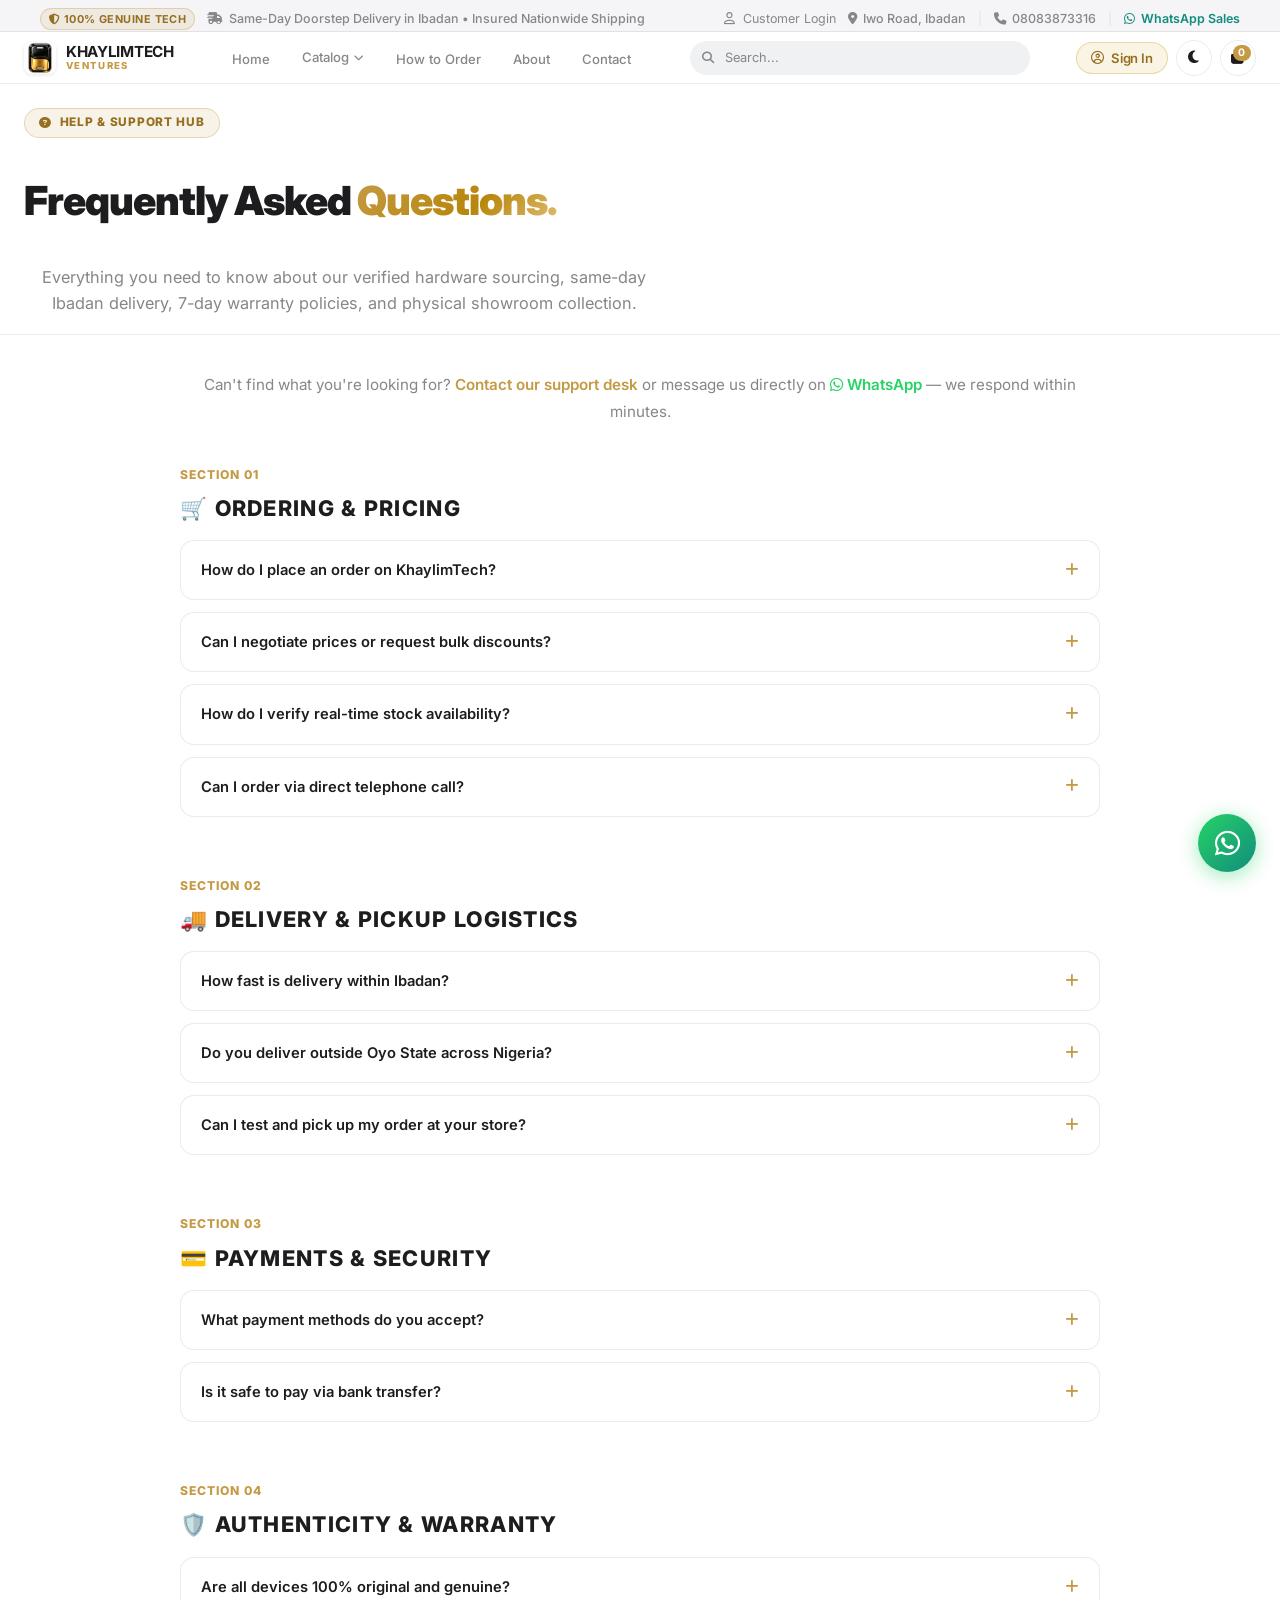
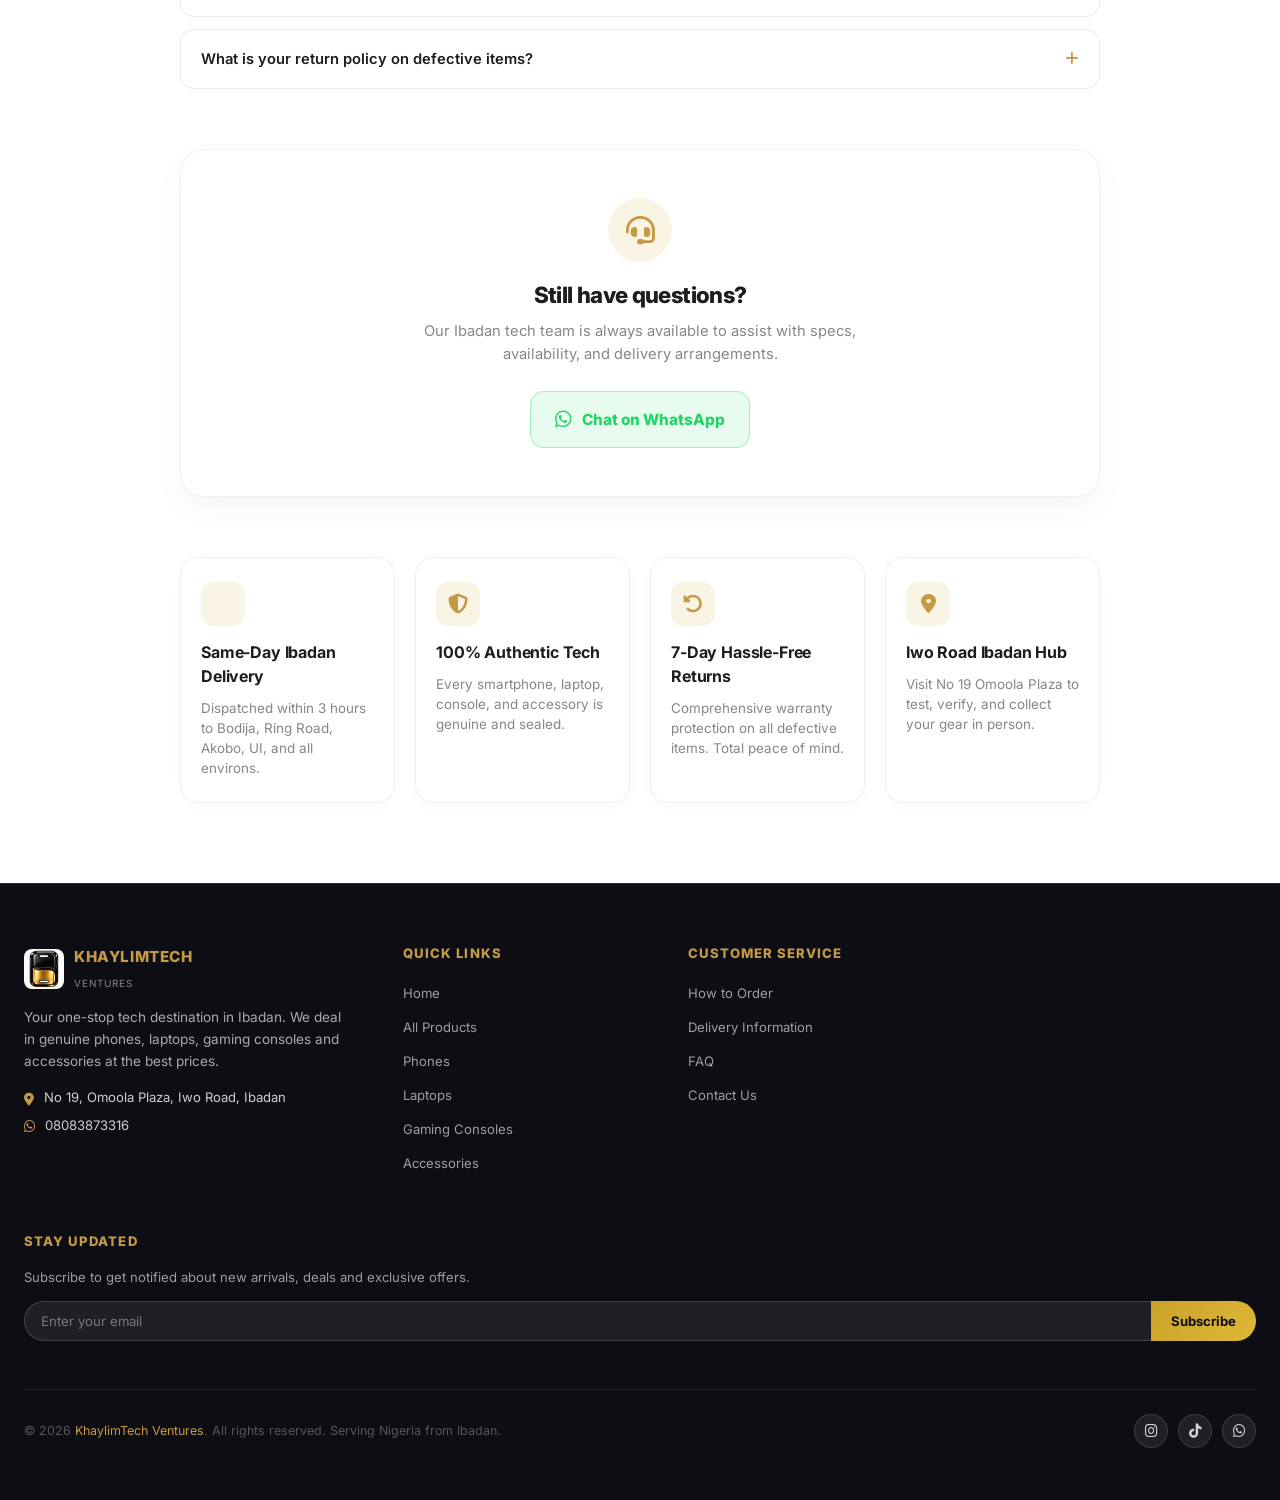
<file: faq.html>
<!DOCTYPE html>
<html lang="en" data-theme="light">
<head>
  <meta charset="UTF-8">
  <meta name="viewport" content="width=device-width, initial-scale=1.0">
  <title>FAQ | KhaylimTech Ventures</title>
  <link rel="icon" type="image/png" href="/assets/Lightmode_logo.png?v=2" id="favicon">
  <link rel="stylesheet" href="/css/style.css">
  <link rel="stylesheet" href="/css/responsive.css">
  <link rel="stylesheet" href="/css/animations.css">
  <link rel="stylesheet" href="/css/professional.css">
  <link rel="stylesheet" href="https://cdnjs.cloudflare.com/ajax/libs/font-awesome/6.5.0/css/all.min.css">
  <style>
    .faq-section { margin: 40px 0 60px; }
    .faq-section h2 { font-size: 1.1rem; font-weight: 800; color: var(--gold); text-transform: uppercase; letter-spacing: 0.06em; margin-bottom: 16px; }
    .faq-item {
      background: var(--bg-card); border: 1px solid var(--border);
      border-radius: 14px; margin-bottom: 12px; overflow: hidden;
    }
    .faq-q {
      display: flex; align-items: center; justify-content: space-between;
      padding: 18px 20px; cursor: pointer; gap: 16px;
      font-size: 0.92rem; font-weight: 600; color: var(--text-heading);
    }
    .faq-q i { color: var(--gold); flex-shrink: 0; }
    .faq-item.open .faq-q i { transform: rotate(45deg); }
    .faq-a {
      font-size: 0.87rem; color: var(--text-muted); line-height: 1.8;
    }
    .faq-a a { color: var(--gold); }
  </style>
</head>
<body class="has-utility-bar">

<!-- ═══════════════════════════════════
     TOP UTILITY BAR
═══════════════════════════════════ -->
<div class="top-utility-bar">
  <div class="container top-utility-inner">
    <div class="top-utility-left">
      <span class="utility-badge"><i class="fa-solid fa-shield-halved"></i> 100% Genuine Tech</span>
      <span class="utility-text"><i class="fa-solid fa-truck-fast"></i> Same-Day Doorstep Delivery in Ibadan &bull; Insured Nationwide Shipping</span>
    </div>
    <div class="top-utility-right">
      <span class="utility-item"><i class="fa-solid fa-location-dot"></i> Iwo Road, Ibadan</span>
      <span class="utility-sep">|</span>
      <a href="tel:+2348083873316" class="utility-item"><i class="fa-solid fa-phone"></i> 08083873316</a>
      <span class="utility-sep">|</span>
      <a href="https://wa.me/2348083873316" target="_blank" class="utility-item whatsapp-link"><i class="fa-brands fa-whatsapp"></i> WhatsApp Sales</a>
    </div>
  </div>
</div>

<nav class="navbar">
  <div class="container nav-inner">
    <a href="/" class="nav-logo">
      <img src="/assets/Lightmode_logo.png" alt="KhaylimTech Logo">
      <div class="nav-logo-text"><span>KhaylimTech</span><span>Ventures</span></div>
    </a>
    <ul class="nav-links">
      <li><a href="/">Home</a></li>
      <li class="nav-dropdown">
        <a href="/products" class="nav-dropdown-trigger" aria-haspopup="true" aria-expanded="false">
          <span>Catalog</span> <i class="fa-solid fa-chevron-down nav-caret"></i>
        </a>
        <div class="nav-dropdown-menu">
          <div class="nav-dropdown-header">Explore Categories</div>
          <a href="/phones" class="nav-dropdown-item">
            <div class="dropdown-item-icon"><i class="fa-solid fa-mobile-screen-button"></i></div>
            <div class="dropdown-item-text">
              <span class="dropdown-item-title">Phones</span>
              <span class="dropdown-item-desc">iPhones, Samsung & Android</span>
            </div>
          </a>
          <a href="/laptops" class="nav-dropdown-item">
            <div class="dropdown-item-icon"><i class="fa-solid fa-laptop"></i></div>
            <div class="dropdown-item-text">
              <span class="dropdown-item-title">Laptops</span>
              <span class="dropdown-item-desc">MacBooks, HP & Workstations</span>
            </div>
          </a>
          <a href="/gaming" class="nav-dropdown-item">
            <div class="dropdown-item-icon"><i class="fa-solid fa-gamepad"></i></div>
            <div class="dropdown-item-text">
              <span class="dropdown-item-title">Gaming</span>
              <span class="dropdown-item-desc">PS5, Consoles & Controllers</span>
            </div>
          </a>
          <a href="/accessories" class="nav-dropdown-item">
            <div class="dropdown-item-icon"><i class="fa-solid fa-headphones"></i></div>
            <div class="dropdown-item-text">
              <span class="dropdown-item-title">Accessories</span>
              <span class="dropdown-item-desc">Audio, Smartwatches & Gear</span>
            </div>
          </a>
          <div class="nav-dropdown-footer">
            <a href="/products" class="dropdown-footer-link">Browse All Products <i class="fa-solid fa-arrow-right"></i></a>
          </div>
        </div>
      </li>
      <li><a href="/how-to-order">How to Order</a></li>
      <li><a href="/about">About</a></li>
      <li><a href="/contact">Contact</a></li>
    </ul>
    <div class="nav-search">
      <i class="fa-solid fa-magnifying-glass search-icon"></i>
      <input type="text" placeholder="Search..." aria-label="Search products">
      <div class="search-dropdown"></div>
    </div>
    <div class="nav-actions">
      <button class="nav-btn theme-toggle" aria-label="Toggle color theme"><i class="fa-solid fa-moon"></i></button>
      <a href="/cart" class="nav-btn"><i class="fa-solid fa-bag-shopping"></i><span class="cart-badge">0</span></a>
      <button class="hamburger" aria-label="Open menu"><span></span><span></span><span></span></button>
    </div>
  </div>
  <!-- Mobile Nav Drawer -->
  <nav class="mobile-nav" aria-label="Mobile Navigation">
    <div id="mobile-nav-user-slot" class="mobile-nav-user-slot"></div>

    <div class="mobile-nav-quick-row">
      <a href="/" class="mobile-nav-quick-link"><i class="fa-solid fa-house"></i> <span>Home</span></a>
      <a href="/products" class="mobile-nav-quick-link highlight"><i class="fa-solid fa-layer-group"></i> <span>All Products</span></a>
    </div>

    <div class="mobile-nav-group">
      <div class="mobile-nav-section-title">
        <span>Hardware &amp; Devices</span>
        <span class="mobile-nav-section-badge">4 Categories</span>
      </div>
      <div class="mobile-nav-cat-grid">
        <a href="/phones" class="mobile-cat-tile">
          <i class="fa-solid fa-mobile-screen-button"></i>
          <span>Phones</span>
        </a>
        <a href="/laptops" class="mobile-cat-tile">
          <i class="fa-solid fa-laptop"></i>
          <span>Laptops</span>
        </a>
        <a href="/gaming" class="mobile-cat-tile">
          <i class="fa-solid fa-gamepad"></i>
          <span>Gaming</span>
        </a>
        <a href="/accessories" class="mobile-cat-tile">
          <i class="fa-solid fa-headphones"></i>
          <span>Accessories</span>
        </a>
      </div>
    </div>

    <div class="mobile-nav-group">
      <div class="mobile-nav-section-title">
        <span>Store &amp; Support</span>
      </div>
      <div class="mobile-nav-info-grid">
        <a href="/how-to-order" class="mobile-info-tile"><i class="fa-solid fa-truck-fast"></i> <span>How to Order</span></a>
        <a href="/about" class="mobile-info-tile"><i class="fa-solid fa-circle-info"></i> <span>About Us</span></a>
        <a href="/contact" class="mobile-info-tile"><i class="fa-solid fa-envelope"></i> <span>Contact</span></a>
        <a href="/faq" class="mobile-info-tile active"><i class="fa-solid fa-circle-question"></i> <span>FAQs</span></a>
      </div>
    </div>

    <div class="mobile-nav-footer-cta">
      <a href="https://wa.me/2348083873316?text=Hello%20KhaylimTech!%20I%20have%20a%20question." target="_blank" rel="noopener" class="mobile-nav-wa-chip">
        <i class="fa-brands fa-whatsapp"></i>
        <span>Chat &amp; Order on WhatsApp</span>
      </a>
    </div>
  </nav>
</nav>

<!-- EDITORIAL HERO -->
<div class="editorial-catalog-hero reveal">
  <div class="container hero-inner">
    <div class="catalog-hero-badge">
      <i class="fa-solid fa-circle-question"></i> Help &amp; Support Hub
    </div>
    <h1 class="catalog-hero-title" style="max-width:800px;text-align:center">
      Frequently Asked <span class="gradient-gold-text">Questions.</span>
    </h1>
    <p class="catalog-hero-desc" style="max-width:640px;text-align:center">
      Everything you need to know about our verified hardware sourcing, same-day Ibadan delivery, 7-day warranty policies, and physical showroom collection.
    </p>
  </div>
</div>

<div class="container" style="max-width:920px;padding-bottom:60px">
  <p class="reveal" style="color:var(--text-muted);font-size:.95rem;margin:36px 0 28px;text-align:center;line-height:1.8">
    Can't find what you're looking for? <a href="/contact" style="color:var(--gold);font-weight:600">Contact our support desk</a> or message us directly on <a href="https://wa.me/2348083873316" target="_blank" style="color:#25D366;font-weight:600"><i class="fa-brands fa-whatsapp"></i> WhatsApp</a> — we respond within minutes.
  </p>

  <!-- Ordering -->
  <div class="faq-section reveal">
    <div style="font-size:0.76rem;font-weight:800;letter-spacing:0.08em;color:var(--gold);text-transform:uppercase;margin-bottom:8px">Section 01</div>
    <h2 style="font-size:1.35rem;font-weight:800;color:var(--text-heading);margin-bottom:16px">🛒 Ordering &amp; Pricing</h2>

    <div class="faq-item">
      <div class="faq-q" onclick="toggleFaq(this)">
        How do I place an order on KhaylimTech?
        <i class="fa-solid fa-plus"></i>
      </div>
      <div class="faq-a">Browse our products, click <strong>Order via WhatsApp</strong> on any product page, and we'll confirm your order in minutes. You can also add multiple items to your cart and proceed with instant WhatsApp checkout. For a complete walkthrough, see our <a href="/how-to-order">How to Order Guide</a>.</div>
    </div>

    <div class="faq-item">
      <div class="faq-q" onclick="toggleFaq(this)">
        Can I negotiate prices or request bulk discounts?
        <i class="fa-solid fa-plus"></i>
      </div>
      <div class="faq-a">Yes! We are open to reasonable price discussions, especially for multiple device purchases, bundle deals, or corporate tech procurement. Reach out to our WhatsApp sales line with your offer and we'll do our best to work out a competitive deal.</div>
    </div>

    <div class="faq-item">
      <div class="faq-q" onclick="toggleFaq(this)">
        How do I verify real-time stock availability?
        <i class="fa-solid fa-plus"></i>
      </div>
      <div class="faq-a">Items marked <strong>In Stock</strong> on the website are active in our inventory. Because high-demand flagships sell rapidly, our WhatsApp concierge will confirm serials, storage tiers, and exact colors for you immediately before payment.</div>
    </div>

    <div class="faq-item">
      <div class="faq-q" onclick="toggleFaq(this)">
        Can I order via direct telephone call?
        <i class="fa-solid fa-plus"></i>
      </div>
      <div class="faq-a">Yes, call us directly on <strong>08083873316</strong>. However, WhatsApp is recommended as it allows us to share device unboxing clips, IMEI/serial verifications, and digital invoices.</div>
    </div>
  </div>

  <!-- Delivery -->
  <div class="faq-section reveal">
    <div style="font-size:0.76rem;font-weight:800;letter-spacing:0.08em;color:var(--gold);text-transform:uppercase;margin-bottom:8px">Section 02</div>
    <h2 style="font-size:1.35rem;font-weight:800;color:var(--text-heading);margin-bottom:16px">🚚 Delivery &amp; Pickup Logistics</h2>

    <div class="faq-item">
      <div class="faq-q" onclick="toggleFaq(this)">
        How fast is delivery within Ibadan?
        <i class="fa-solid fa-plus"></i>
      </div>
      <div class="faq-a">
        <strong>Within Ibadan:</strong> Same day, dispatched in under 3 hours to Bodija, UI, Ring Road, Akobo, Oluyole, Jericho, and all environs. Our dispatch rider will contact you prior to arrival.
      </div>
    </div>

    <div class="faq-item">
      <div class="faq-q" onclick="toggleFaq(this)">
        Do you deliver outside Oyo State across Nigeria?
        <i class="fa-solid fa-plus"></i>
      </div>
      <div class="faq-a">
        Yes! We deliver nationwide to Lagos, Abuja, Port Harcourt, Enugu, Kano, and all 36 states via insured couriers (GIG Logistics and DHL Express). Delivery takes 1–3 business days, and real-time tracking is provided upon dispatch.
      </div>
    </div>

    <div class="faq-item">
      <div class="faq-q" onclick="toggleFaq(this)">
        Can I test and pick up my order at your store?
        <i class="fa-solid fa-plus"></i>
      </div>
      <div class="faq-a">
        Absolutely. You are welcome to visit our physical showroom at <strong>No 19, Omoola Plaza, Iwo Road, Ibadan</strong>. You can inspect the packaging, test battery health, and verify camera quality before completing payment.
      </div>
    </div>
  </div>

  <!-- Payment -->
  <div class="faq-section reveal">
    <div style="font-size:0.76rem;font-weight:800;letter-spacing:0.08em;color:var(--gold);text-transform:uppercase;margin-bottom:8px">Section 03</div>
    <h2 style="font-size:1.35rem;font-weight:800;color:var(--text-heading);margin-bottom:16px">💳 Payments &amp; Security</h2>

    <div class="faq-item">
      <div class="faq-q" onclick="toggleFaq(this)">
        What payment methods do you accept?
        <i class="fa-solid fa-plus"></i>
      </div>
      <div class="faq-a">We accept bank transfer and cash/POS in-store at Omoola Plaza. Official business accounts are shared after order confirmation.</div>
    </div>

    <div class="faq-item">
      <div class="faq-q" onclick="toggleFaq(this)">
        Is it safe to pay via bank transfer?
        <i class="fa-solid fa-plus"></i>
      </div>
      <div class="faq-a">Yes. We provide official business account credentials exclusively through our verified WhatsApp sales desk (08083873316). Always verify the account name before transfer.</div>
    </div>
  </div>

  <!-- Products & Authenticity -->
  <div class="faq-section reveal">
    <div style="font-size:0.76rem;font-weight:800;letter-spacing:0.08em;color:var(--gold);text-transform:uppercase;margin-bottom:8px">Section 04</div>
    <h2 style="font-size:1.35rem;font-weight:800;color:var(--text-heading);margin-bottom:16px">🛡️ Authenticity &amp; Warranty</h2>

    <div class="faq-item">
      <div class="faq-q" onclick="toggleFaq(this)">
        Are all devices 100% original and genuine?
        <i class="fa-solid fa-plus"></i>
      </div>
      <div class="faq-a">100% yes. We do not deal in refurbished, cloned, or second-rate replicas. All electronics come factory-sealed in their original manufacturer packaging with full warranty documentation.</div>
    </div>

    <div class="faq-item">
      <div class="faq-q" onclick="toggleFaq(this)">
        What is your return policy on defective items?
        <i class="fa-solid fa-plus"></i>
      </div>
      <div class="faq-a">We provide a comprehensive <strong>7-day replacement guarantee</strong> for any factory defect. Contact us via WhatsApp with photos or videos, and we will swap or repair the unit promptly.</div>
    </div>
  </div>

  <!-- Support Card -->
  <div class="reveal" style="text-align:center;padding:48px 24px;background:var(--bg-card);border:1px solid var(--border-card);border-radius:24px;margin:40px 0 60px;box-shadow:0 12px 32px rgba(0,0,0,0.04)">
    <div style="width:64px;height:64px;border-radius:50%;background:rgba(201,162,39,0.12);color:var(--gold);display:inline-flex;align-items:center;justify-content:center;font-size:1.8rem;margin-bottom:16px">
      <i class="fa-solid fa-headset"></i>
    </div>
    <h3 style="color:var(--text-heading);font-size:1.4rem;font-weight:800;margin-bottom:8px">Still have questions?</h3>
    <p style="color:var(--text-muted);font-size:.92rem;max-width:480px;margin:0 auto 24px;line-height:1.6">Our Ibadan tech team is always available to assist with specs, availability, and delivery arrangements.</p>
    <a href="https://wa.me/2348083873316?text=Hello%20KhaylimTech!%20I%20have%20a%20question." target="_blank" class="btn-detail-wa" style="display:inline-flex;max-width:260px;text-decoration:none">
      <i class="fa-brands fa-whatsapp" style="font-size:1.2rem"></i> Chat on WhatsApp
    </a>
  </div>

  <!-- STORE GUARANTEES MATRIX -->
  <section class="section" style="padding-top:0;padding-bottom:20px">
    <div class="store-guarantees-matrix reveal">
      <div class="guarantee-card">
        <div class="guarantee-icon"><i class="fa-solid fa-truck-bolt"></i></div>
        <h3 class="guarantee-title">Same-Day Ibadan Delivery</h3>
        <p class="guarantee-desc">Dispatched within 3 hours to Bodija, Ring Road, Akobo, UI, and all environs.</p>
      </div>
      <div class="guarantee-card">
        <div class="guarantee-icon"><i class="fa-solid fa-shield-halved"></i></div>
        <h3 class="guarantee-title">100% Authentic Tech</h3>
        <p class="guarantee-desc">Every smartphone, laptop, console, and accessory is genuine and sealed.</p>
      </div>
      <div class="guarantee-card">
        <div class="guarantee-icon"><i class="fa-solid fa-rotate-left"></i></div>
        <h3 class="guarantee-title">7-Day Hassle-Free Returns</h3>
        <p class="guarantee-desc">Comprehensive warranty protection on all defective items. Total peace of mind.</p>
      </div>
      <div class="guarantee-card">
        <div class="guarantee-icon"><i class="fa-solid fa-location-dot"></i></div>
        <h3 class="guarantee-title">Iwo Road Ibadan Hub</h3>
        <p class="guarantee-desc">Visit No 19 Omoola Plaza to test, verify, and collect your gear in person.</p>
      </div>
    </div>
  </section>
</div>

<footer class="footer">
  <div class="container">
    <div class="footer-grid">
      <div class="footer-brand">
        <div class="footer-logo">
          <img src="/assets/Lightmode_logo.png" alt="KhaylimTech Logo">
          <div class="footer-logo-text"><span>KhaylimTech</span><br><span>Ventures</span></div>
        </div>
        <p>Your one-stop tech destination in Ibadan. We deal in genuine phones, laptops, gaming consoles and accessories at the best prices.</p>
        <a class="footer-contact-item" href="https://maps.google.com/?q=No+19+Omoola+Plaza,+Iwo+Road,+Ibadan" target="_blank" rel="noopener noreferrer" title="Get Google Maps store directions"><i class="fa-solid fa-location-dot"></i><span>No 19, Omoola Plaza, Iwo Road, Ibadan</span></a>
        <a class="footer-contact-item" href="https://wa.me/2348083873316?text=Hello%20KhaylimTech%2C%20I%20would%20like%20to%20make%20an%20inquiry" target="_blank" rel="noopener noreferrer" title="Chat with KhaylimTech on WhatsApp"><i class="fa-brands fa-whatsapp"></i><span>08083873316</span></a>
      </div>
      <div class="footer-col">
        <h4>Quick Links</h4>
        <ul>
          <li><a href="/">Home</a></li>
          <li><a href="/products">All Products</a></li>
          <li><a href="/phones">Phones</a></li>
          <li><a href="/laptops">Laptops</a></li>
          <li><a href="/gaming">Gaming Consoles</a></li>
          <li><a href="/accessories">Accessories</a></li>
        </ul>
      </div>
      <div class="footer-col">
        <h4>Customer Service</h4>
        <ul>
          <li><a href="/how-to-order">How to Order</a></li>
          <li><a href="/how-to-order#delivery">Delivery Information</a></li>
          <li><a href="/faq">FAQ</a></li>
          <li><a href="/contact">Contact Us</a></li>
        </ul>
      </div>
      <div class="footer-col footer-newsletter">
        <h4>Stay Updated</h4>
        <p>Subscribe to get notified about new arrivals, deals and exclusive offers.</p>
        <form class="newsletter-form" onsubmit="handleNewsletter(event)">
          <input type="email" placeholder="Enter your email">
          <button type="submit">Subscribe</button>
        </form>
      </div>
    </div>
    <div class="footer-bottom">
      <p>&copy; 2026 <span>KhaylimTech Ventures</span>. All rights reserved. Serving Nigeria from Ibadan.</p>
      <div class="social-links">
        <a href="https://www.instagram.com/_khaylimtech7_/" class="social-link" title="Instagram" target="_blank"><i class="fa-brands fa-instagram"></i></a>
        <a href="https://www.tiktok.com/@khaylim01" class="social-link" title="TikTok" target="_blank"><i class="fa-brands fa-tiktok"></i></a>
        <a href="https://wa.me/2348083873316" class="social-link" title="WhatsApp" target="_blank"><i class="fa-brands fa-whatsapp"></i></a>
      </div>
    </div>
  </div>
</footer>

<script src="/js/data.js"></script>
<script src="/js/cart.js"></script>
<script src="/js/app.js"></script>
<script src="/js/admin-config.js"></script>
<script src="js/auth.js"></script>
<script>
function toggleFaq(el) {
  const item = el.closest(".faq-item");
  const isOpen = item.classList.contains("open");
  document.querySelectorAll(".faq-item.open").forEach(i => i.classList.remove("open"));
  if (!isOpen) item.classList.add("open");
}
</script>
</body>
</html>
</file>
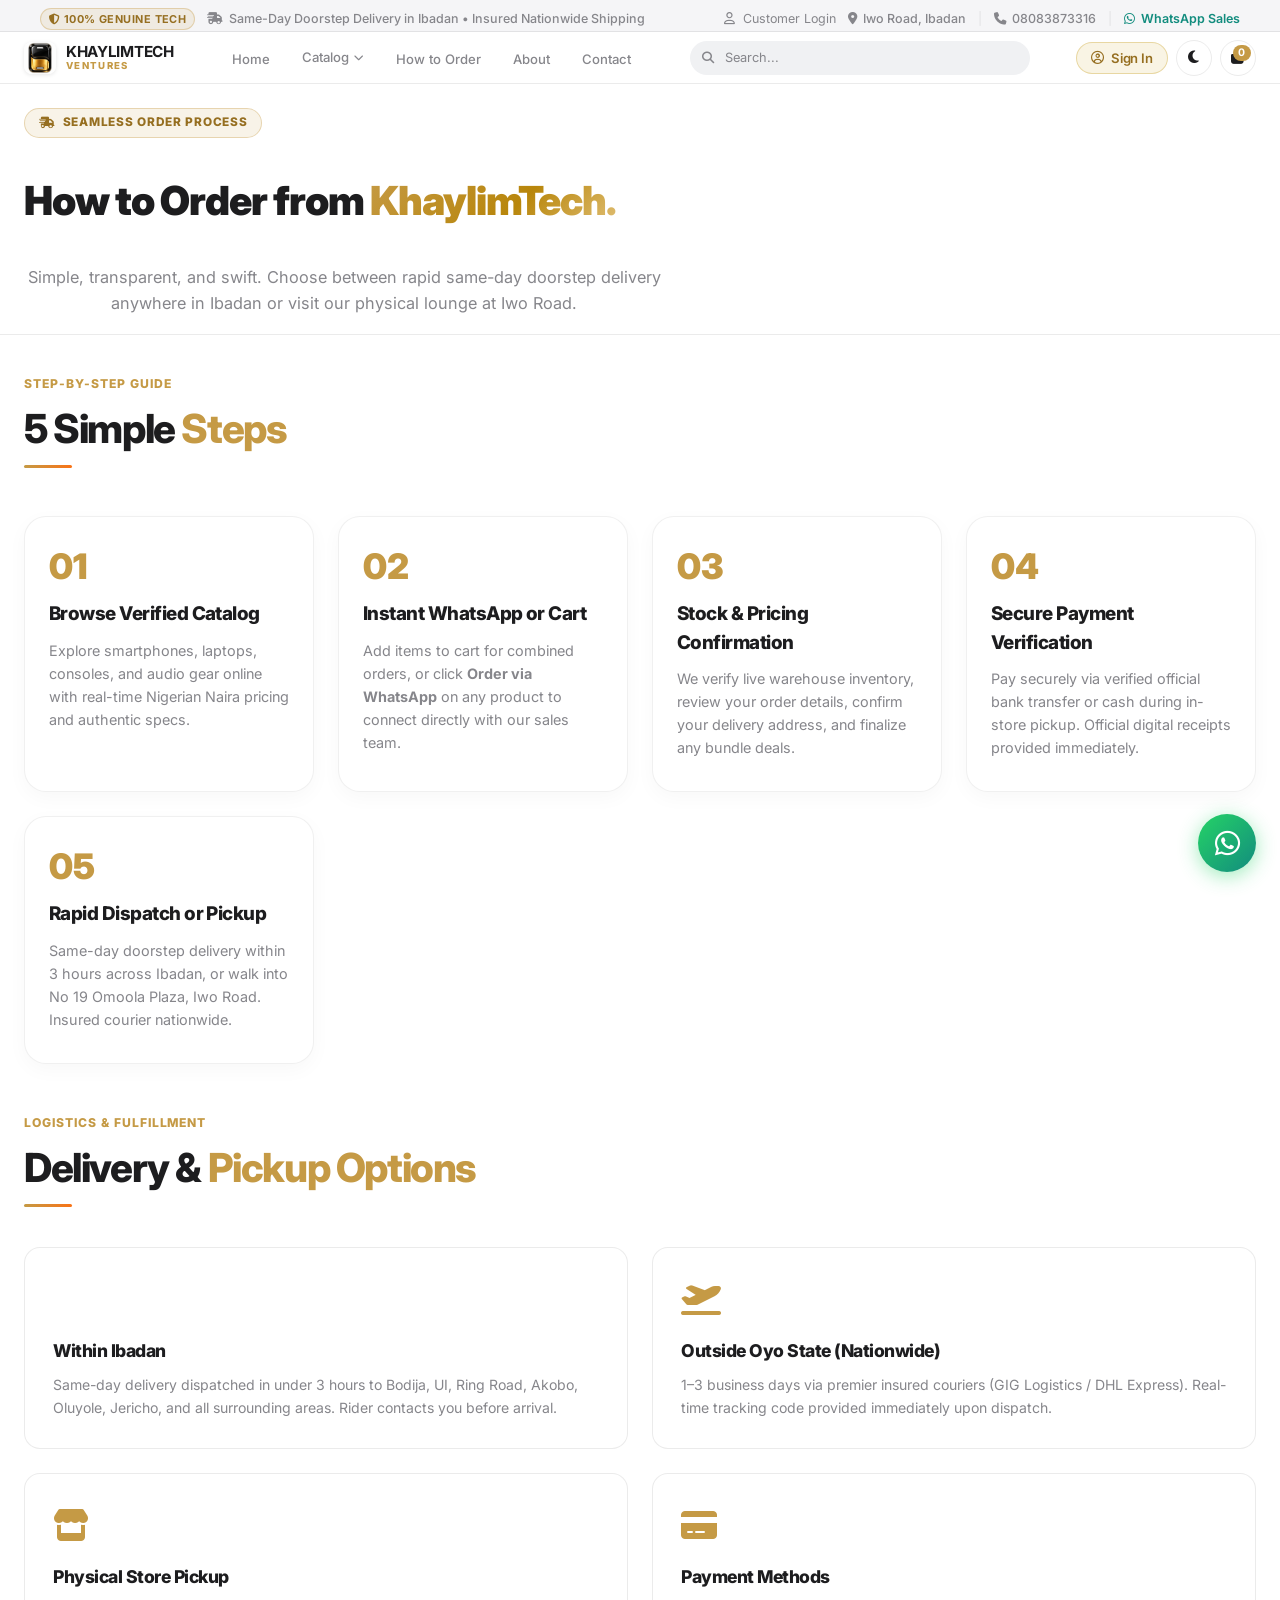
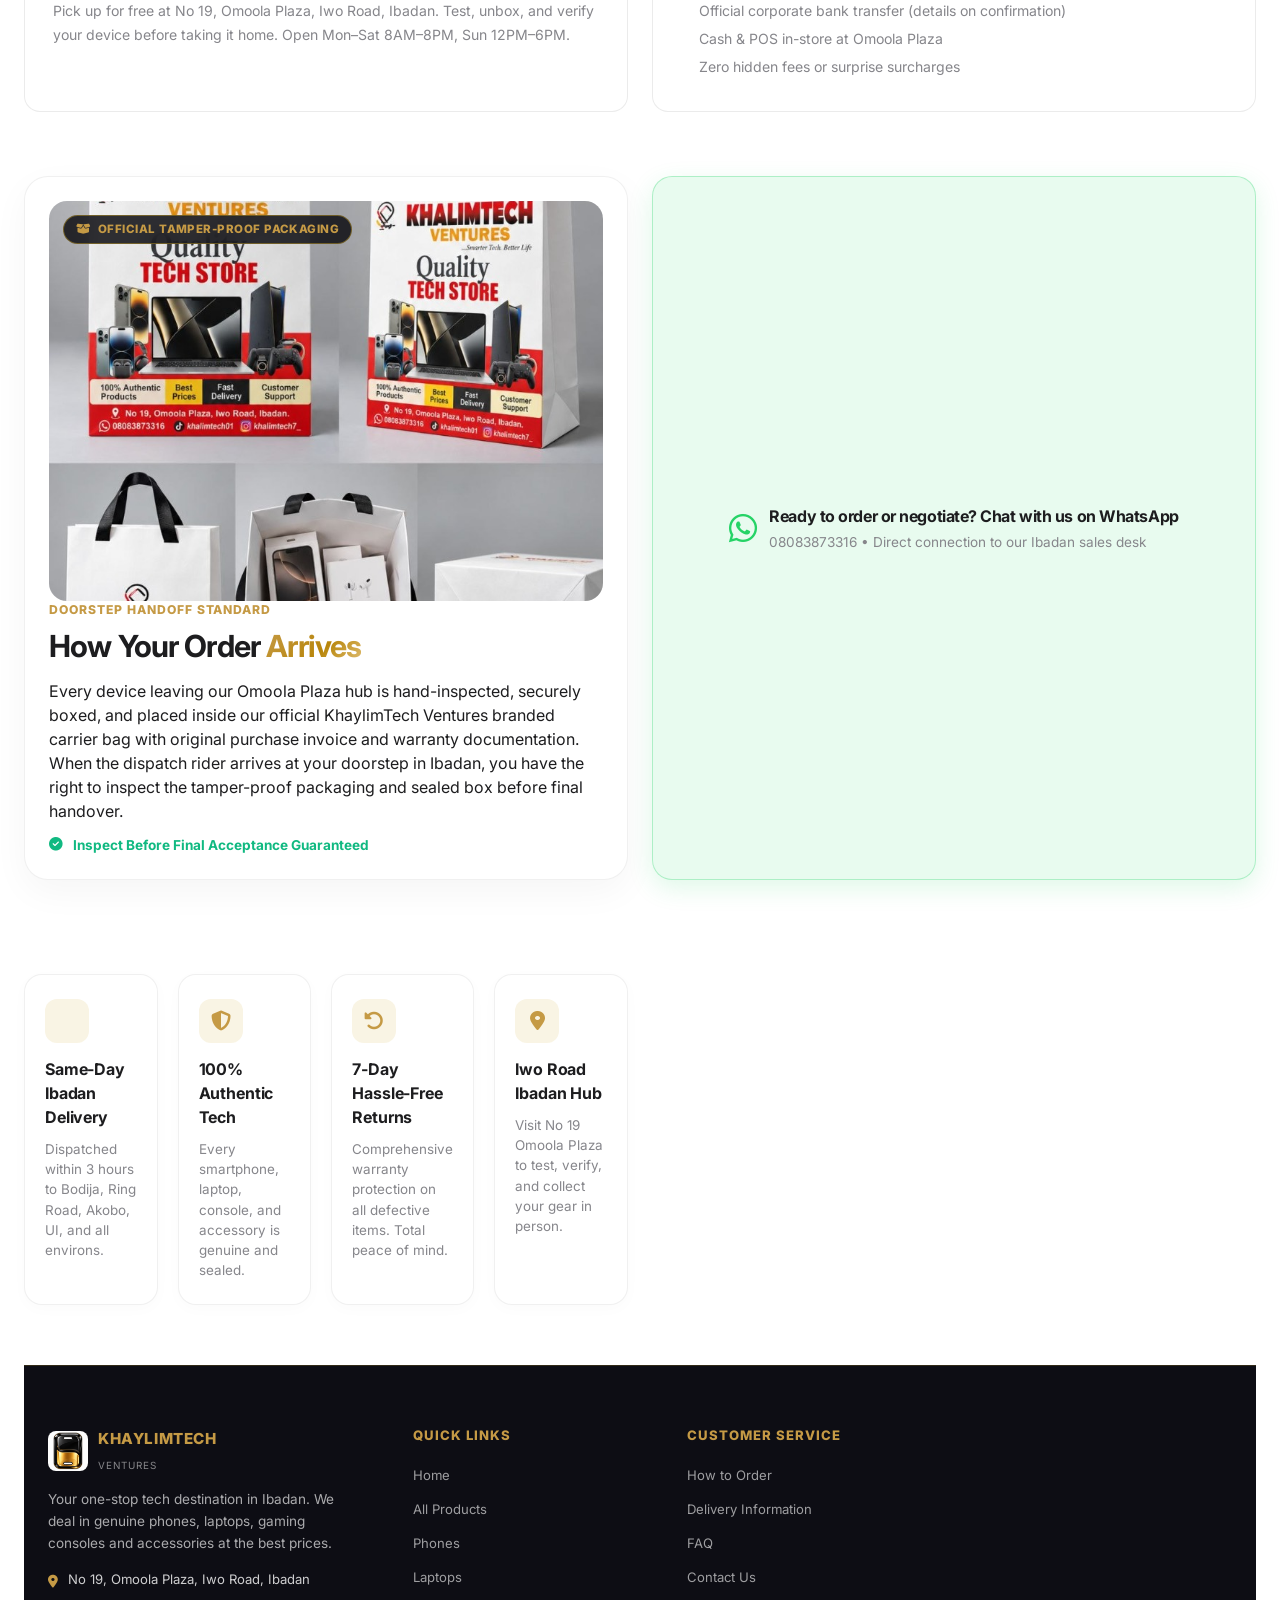
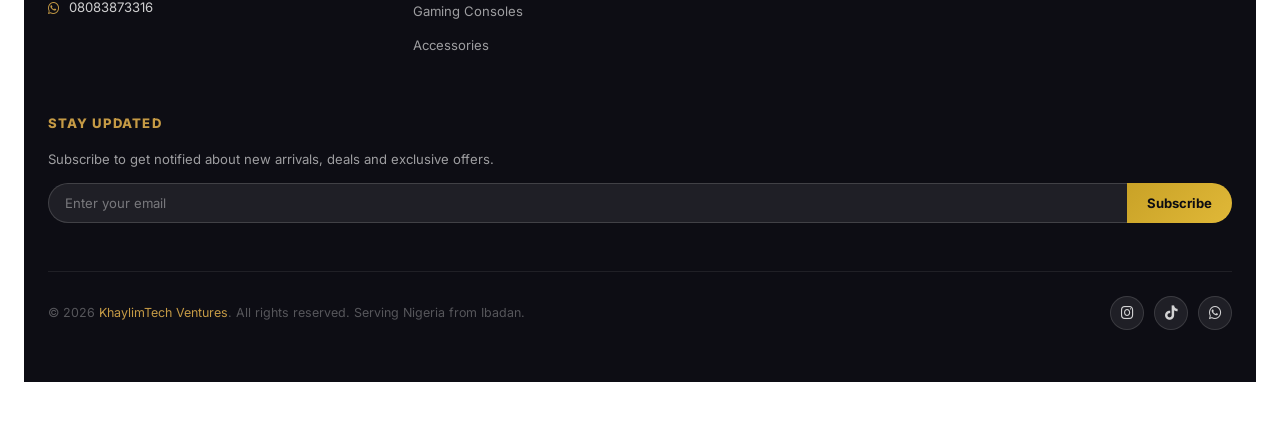
<file: how-to-order.html>
<!DOCTYPE html>
<html lang="en" data-theme="light">
<head>
  <meta charset="UTF-8">
  <meta name="viewport" content="width=device-width, initial-scale=1.0">
  <title>How to Order | KhaylimTech Ventures</title>
  <link rel="icon" type="image/png" href="/assets/Lightmode_logo.png?v=2" id="favicon">
  <link rel="stylesheet" href="/css/style.css">
  <link rel="stylesheet" href="/css/responsive.css">
  <link rel="stylesheet" href="/css/animations.css">
  <link rel="stylesheet" href="/css/professional.css">
  <link rel="stylesheet" href="https://cdnjs.cloudflare.com/ajax/libs/font-awesome/6.5.0/css/all.min.css">
  <style>
    .info-grid { display: grid; grid-template-columns: 1fr 1fr; gap: 24px; margin: 40px 0; }
    .info-card {
      background: var(--bg-card); border: 1px solid var(--border);
      border-radius: 16px; padding: 28px; transition: border-color 0.2s;
    }
    .info-card:hover { border-color: var(--gold); }
    .info-card-icon { font-size: 2rem; margin-bottom: 14px; }
    .info-card h3 { font-size: 1rem; font-weight: 700; color: var(--text-heading); margin-bottom: 8px; }
    .info-card p, .info-card li { font-size: 0.88rem; color: var(--text-muted); line-height: 1.7; }
    .info-card ul { padding-left: 18px; margin-top: 6px; }
    .info-card li { margin-bottom: 4px; }
    .steps { counter-reset: step; margin: 40px 0; }
    .step {
      display: flex; gap: 20px; align-items: flex-start;
      background: var(--bg-card); border: 1px solid var(--border);
      border-radius: 16px; padding: 24px; margin-bottom: 16px;
      transition: border-color 0.2s;
    }
    .step:hover { border-color: var(--gold); }
    .step-num {
      width: 44px; height: 44px; border-radius: 50%; flex-shrink: 0;
      background: linear-gradient(135deg, var(--gold), var(--gold-dark));
      color: #000; font-weight: 800; font-size: 1.1rem;
      display: flex; align-items: center; justify-content: center;
    }
    .step h3 { font-size: 1rem; font-weight: 700; color: var(--text-heading); margin-bottom: 6px; }
    .step p { font-size: 0.87rem; color: var(--text-muted); line-height: 1.7; margin: 0; }
    .wa-cta {
      display: flex; align-items: center; justify-content: center; gap: 12px;
      background: rgba(37,211,102,0.1); border: 1px solid rgba(37,211,102,0.3);
      border-radius: 16px; padding: 24px; margin: 40px 0;
      text-decoration: none; transition: background 0.2s;
    }
    .wa-cta:hover { background: rgba(37,211,102,0.18); }
    .wa-cta i { font-size: 2rem; color: #25D366; }
    .wa-cta-text h4 { font-size: 1rem; font-weight: 700; color: var(--text-heading); margin-bottom: 4px; }
    .wa-cta-text p { font-size: 0.85rem; color: var(--text-muted); margin: 0; }
    @media (max-width: 768px) { .info-grid { grid-template-columns: 1fr; } }
  </style>
</head>
<body class="has-utility-bar">

<!-- ═══════════════════════════════════
     TOP UTILITY BAR
═══════════════════════════════════ -->
<div class="top-utility-bar">
  <div class="container top-utility-inner">
    <div class="top-utility-left">
      <span class="utility-badge"><i class="fa-solid fa-shield-halved"></i> 100% Genuine Tech</span>
      <span class="utility-text"><i class="fa-solid fa-truck-fast"></i> Same-Day Doorstep Delivery in Ibadan &bull; Insured Nationwide Shipping</span>
    </div>
    <div class="top-utility-right">
      <span class="utility-item"><i class="fa-solid fa-location-dot"></i> Iwo Road, Ibadan</span>
      <span class="utility-sep">|</span>
      <a href="tel:+2348083873316" class="utility-item"><i class="fa-solid fa-phone"></i> 08083873316</a>
      <span class="utility-sep">|</span>
      <a href="https://wa.me/2348083873316" target="_blank" class="utility-item whatsapp-link"><i class="fa-brands fa-whatsapp"></i> WhatsApp Sales</a>
    </div>
  </div>
</div>

<nav class="navbar">
  <div class="container nav-inner">
    <a href="/" class="nav-logo">
      <img src="/assets/Lightmode_logo.png" alt="KhaylimTech Logo">
      <div class="nav-logo-text"><span>KhaylimTech</span><span>Ventures</span></div>
    </a>
    <ul class="nav-links">
      <li><a href="/">Home</a></li>
      <li class="nav-dropdown">
        <a href="/products" class="nav-dropdown-trigger" aria-haspopup="true" aria-expanded="false">
          <span>Catalog</span> <i class="fa-solid fa-chevron-down nav-caret"></i>
        </a>
        <div class="nav-dropdown-menu">
          <div class="nav-dropdown-header">Explore Categories</div>
          <a href="/phones" class="nav-dropdown-item">
            <div class="dropdown-item-icon"><i class="fa-solid fa-mobile-screen-button"></i></div>
            <div class="dropdown-item-text">
              <span class="dropdown-item-title">Phones</span>
              <span class="dropdown-item-desc">iPhones, Samsung & Android</span>
            </div>
          </a>
          <a href="/laptops" class="nav-dropdown-item">
            <div class="dropdown-item-icon"><i class="fa-solid fa-laptop"></i></div>
            <div class="dropdown-item-text">
              <span class="dropdown-item-title">Laptops</span>
              <span class="dropdown-item-desc">MacBooks, HP & Workstations</span>
            </div>
          </a>
          <a href="/gaming" class="nav-dropdown-item">
            <div class="dropdown-item-icon"><i class="fa-solid fa-gamepad"></i></div>
            <div class="dropdown-item-text">
              <span class="dropdown-item-title">Gaming</span>
              <span class="dropdown-item-desc">PS5, Consoles & Controllers</span>
            </div>
          </a>
          <a href="/accessories" class="nav-dropdown-item">
            <div class="dropdown-item-icon"><i class="fa-solid fa-headphones"></i></div>
            <div class="dropdown-item-text">
              <span class="dropdown-item-title">Accessories</span>
              <span class="dropdown-item-desc">Audio, Smartwatches & Gear</span>
            </div>
          </a>
          <div class="nav-dropdown-footer">
            <a href="/products" class="dropdown-footer-link">Browse All Products <i class="fa-solid fa-arrow-right"></i></a>
          </div>
        </div>
      </li>
      <li><a href="/how-to-order" class="active">How to Order</a></li>
      <li><a href="/about">About</a></li>
      <li><a href="/contact">Contact</a></li>
    </ul>
    <div class="nav-search">
      <i class="fa-solid fa-magnifying-glass search-icon"></i>
      <input type="text" placeholder="Search..." aria-label="Search products">
      <div class="search-dropdown"></div>
    </div>
    <div class="nav-actions">
      <button class="nav-btn theme-toggle" aria-label="Toggle color theme"><i class="fa-solid fa-moon"></i></button>
      <a href="/cart" class="nav-btn"><i class="fa-solid fa-bag-shopping"></i><span class="cart-badge">0</span></a>
      <button class="hamburger" aria-label="Open menu"><span></span><span></span><span></span></button>
    </div>
  </div>
  <!-- Mobile Nav Drawer -->
  <nav class="mobile-nav" aria-label="Mobile Navigation">
    <div id="mobile-nav-user-slot" class="mobile-nav-user-slot"></div>

    <div class="mobile-nav-quick-row">
      <a href="/" class="mobile-nav-quick-link"><i class="fa-solid fa-house"></i> <span>Home</span></a>
      <a href="/products" class="mobile-nav-quick-link highlight"><i class="fa-solid fa-layer-group"></i> <span>All Products</span></a>
    </div>

    <div class="mobile-nav-group">
      <div class="mobile-nav-section-title">
        <span>Hardware &amp; Devices</span>
        <span class="mobile-nav-section-badge">4 Categories</span>
      </div>
      <div class="mobile-nav-cat-grid">
        <a href="/phones" class="mobile-cat-tile">
          <i class="fa-solid fa-mobile-screen-button"></i>
          <span>Phones</span>
        </a>
        <a href="/laptops" class="mobile-cat-tile">
          <i class="fa-solid fa-laptop"></i>
          <span>Laptops</span>
        </a>
        <a href="/gaming" class="mobile-cat-tile">
          <i class="fa-solid fa-gamepad"></i>
          <span>Gaming</span>
        </a>
        <a href="/accessories" class="mobile-cat-tile">
          <i class="fa-solid fa-headphones"></i>
          <span>Accessories</span>
        </a>
      </div>
    </div>

    <div class="mobile-nav-group">
      <div class="mobile-nav-section-title">
        <span>Store &amp; Support</span>
      </div>
      <div class="mobile-nav-info-grid">
        <a href="/how-to-order" class="mobile-info-tile active"><i class="fa-solid fa-truck-fast"></i> <span>How to Order</span></a>
        <a href="/about" class="mobile-info-tile"><i class="fa-solid fa-circle-info"></i> <span>About Us</span></a>
        <a href="/contact" class="mobile-info-tile"><i class="fa-solid fa-envelope"></i> <span>Contact</span></a>
        <a href="/faq" class="mobile-info-tile"><i class="fa-solid fa-circle-question"></i> <span>FAQs</span></a>
      </div>
    </div>

    <div class="mobile-nav-footer-cta">
      <a href="https://wa.me/2348083873316?text=Hello%20KhaylimTech!%20I%20want%20to%20place%20an%20order." target="_blank" rel="noopener" class="mobile-nav-wa-chip">
        <i class="fa-brands fa-whatsapp"></i>
        <span>Chat &amp; Order on WhatsApp</span>
      </a>
    </div>
  </nav>
</nav>

<!-- EDITORIAL HERO -->
<div class="editorial-catalog-hero reveal">
  <div class="container hero-inner">
    <div class="catalog-hero-badge">
      <i class="fa-solid fa-truck-fast"></i> Seamless Order Process
    </div>
    <h1 class="catalog-hero-title" style="max-width:820px;text-align:center">
      How to Order from <span class="gradient-gold-text">KhaylimTech.</span>
    </h1>
    <p class="catalog-hero-desc" style="max-width:640px;text-align:center">
      Simple, transparent, and swift. Choose between rapid same-day doorstep delivery anywhere in Ibadan or visit our physical lounge at Iwo Road.
    </p>
  </div>
</div>

<div class="container" style="padding-bottom: 60px;">

  <!-- 5 KEYNOTE STEPS -->
  <div class="section-header reveal" style="margin-top:40px;margin-bottom:28px">
    <div>
      <div style="font-size:0.76rem;font-weight:800;letter-spacing:0.08em;color:var(--gold);text-transform:uppercase;margin-bottom:6px">Step-by-Step Guide</div>
      <h2 class="section-title">5 Simple <span>Steps</span></h2>
      <span class="section-line"></span>
    </div>
  </div>

  <div class="keynote-steps-grid reveal-stagger" style="margin-bottom:50px">
    <div class="keynote-step-card">
      <div class="keynote-step-number">01</div>
      <h3 class="keynote-step-title">Browse Verified Catalog</h3>
      <p class="keynote-step-desc">Explore smartphones, laptops, consoles, and audio gear online with real-time Nigerian Naira pricing and authentic specs.</p>
    </div>
    <div class="keynote-step-card">
      <div class="keynote-step-number">02</div>
      <h3 class="keynote-step-title">Instant WhatsApp or Cart</h3>
      <p class="keynote-step-desc">Add items to cart for combined orders, or click <strong>Order via WhatsApp</strong> on any product to connect directly with our sales team.</p>
    </div>
    <div class="keynote-step-card">
      <div class="keynote-step-number">03</div>
      <h3 class="keynote-step-title">Stock &amp; Pricing Confirmation</h3>
      <p class="keynote-step-desc">We verify live warehouse inventory, review your order details, confirm your delivery address, and finalize any bundle deals.</p>
    </div>
    <div class="keynote-step-card">
      <div class="keynote-step-number">04</div>
      <h3 class="keynote-step-title">Secure Payment Verification</h3>
      <p class="keynote-step-desc">Pay securely via verified official bank transfer or cash during in-store pickup. Official digital receipts provided immediately.</p>
    </div>
    <div class="keynote-step-card">
      <div class="keynote-step-number">05</div>
      <h3 class="keynote-step-title">Rapid Dispatch or Pickup</h3>
      <p class="keynote-step-desc">Same-day doorstep delivery within 3 hours across Ibadan, or walk into No 19 Omoola Plaza, Iwo Road. Insured courier nationwide.</p>
    </div>
  </div>

  <!-- DELIVERY INFO -->
  <div class="section-header reveal" id="delivery" style="margin-bottom:28px">
    <div>
      <div style="font-size:0.76rem;font-weight:800;letter-spacing:0.08em;color:var(--gold);text-transform:uppercase;margin-bottom:6px">Logistics &amp; Fulfillment</div>
      <h2 class="section-title">Delivery &amp; <span>Pickup Options</span></h2>
      <span class="section-line"></span>
    </div>
  </div>

  <div class="info-grid reveal-stagger">
    <div class="info-card">
      <div class="info-card-icon" style="color:var(--gold)"><i class="fa-solid fa-truck-bolt"></i></div>
      <h3 style="font-size:1.1rem;font-weight:800;margin-bottom:8px">Within Ibadan</h3>
      <p>Same-day delivery dispatched in under 3 hours to Bodija, UI, Ring Road, Akobo, Oluyole, Jericho, and all surrounding areas. Rider contacts you before arrival.</p>
    </div>
    <div class="info-card">
      <div class="info-card-icon" style="color:var(--gold)"><i class="fa-solid fa-plane-departure"></i></div>
      <h3 style="font-size:1.1rem;font-weight:800;margin-bottom:8px">Outside Oyo State (Nationwide)</h3>
      <p>1–3 business days via premier insured couriers (GIG Logistics / DHL Express). Real-time tracking code provided immediately upon dispatch.</p>
    </div>
    <div class="info-card">
      <div class="info-card-icon" style="color:var(--gold)"><i class="fa-solid fa-store"></i></div>
      <h3 style="font-size:1.1rem;font-weight:800;margin-bottom:8px">Physical Store Pickup</h3>
      <p>Pick up for free at No 19, Omoola Plaza, Iwo Road, Ibadan. Test, unbox, and verify your device before taking it home. Open Mon–Sat 8AM–8PM, Sun 12PM–6PM.</p>
    </div>
    <div class="info-card">
      <div class="info-card-icon" style="color:var(--gold)"><i class="fa-solid fa-credit-card"></i></div>
      <h3 style="font-size:1.1rem;font-weight:800;margin-bottom:8px">Payment Methods</h3>
      <ul style="padding-left:18px;margin:0;color:var(--text-muted);font-size:0.88rem;line-height:1.7">
        <li>Official corporate bank transfer (details on confirmation)</li>
        <li>Cash &amp; POS in-store at Omoola Plaza</li>
        <li>Zero hidden fees or surprise surcharges</li>
      </ul>
    </div>
  <!-- PACKAGING & DISPATCH VERIFICATION -->
  <div class="about-grid reveal" style="align-items:center;margin: 40px 0;background:var(--bg-card);border:1px solid var(--border-card);border-radius:24px;padding:24px;box-shadow:0 12px 36px rgba(0,0,0,0.04);">
    <div style="position:relative">
      <div style="position:absolute;top:14px;left:14px;background:rgba(13,13,18,0.85);border:1px solid rgba(201,162,39,0.45);backdrop-filter:blur(8px);border-radius:20px;padding:5px 12px;color:var(--gold);font-size:0.72rem;font-weight:800;letter-spacing:0.04em;text-transform:uppercase;z-index:2">
        <i class="fa-solid fa-box-open" style="margin-right:4px;"></i> Official Tamper-Proof Packaging
      </div>
      <img src="assets/real-store/khaylim-branded-bag-studio.jpg" alt="Sealed box in official KhaylimTech branded bag ready for delivery" style="border-radius:18px;width:100%;object-fit:cover;max-height:400px;">
    </div>
    <div class="about-text">
      <div style="font-size:0.76rem;font-weight:800;letter-spacing:0.08em;color:var(--gold);text-transform:uppercase;margin-bottom:8px">Doorstep Handoff Standard</div>
      <h3 style="font-size:clamp(1.5rem,2.5vw,1.9rem);line-height:1.25;margin-bottom:14px">How Your Order <span class="gradient-gold-text">Arrives</span></h3>
      <p>Every device leaving our Omoola Plaza hub is hand-inspected, securely boxed, and placed inside our official KhaylimTech Ventures branded carrier bag with original purchase invoice and warranty documentation.</p>
      <p>When the dispatch rider arrives at your doorstep in Ibadan, you have the right to inspect the tamper-proof packaging and sealed box before final handover.</p>
      <div style="display:flex;gap:10px;align-items:center;color:#10b981;font-weight:700;font-size:0.85rem;margin-top:12px;">
        <i class="fa-solid fa-circle-check"></i> Inspect Before Final Acceptance Guaranteed
      </div>
    </div>
  </div>

  <!-- WhatsApp CTA -->
  <a href="https://wa.me/2348083873316?text=Hello%20KhaylimTech!%20I%20want%20to%20place%20an%20order." target="_blank" class="wa-cta reveal" style="border-radius:20px;box-shadow:0 8px 24px rgba(37,211,102,0.15)">
    <i class="fa-brands fa-whatsapp"></i>
    <div class="wa-cta-text">
      <h4>Ready to order or negotiate? Chat with us on WhatsApp</h4>
      <p>08083873316 &bull; Direct connection to our Ibadan sales desk</p>
    </div>
  </a>

  <!-- STORE GUARANTEES MATRIX -->
  <section class="section" style="padding-top:20px;padding-bottom:20px">
    <div class="store-guarantees-matrix reveal">
      <div class="guarantee-card">
        <div class="guarantee-icon"><i class="fa-solid fa-truck-bolt"></i></div>
        <h3 class="guarantee-title">Same-Day Ibadan Delivery</h3>
        <p class="guarantee-desc">Dispatched within 3 hours to Bodija, Ring Road, Akobo, UI, and all environs.</p>
      </div>
      <div class="guarantee-card">
        <div class="guarantee-icon"><i class="fa-solid fa-shield-halved"></i></div>
        <h3 class="guarantee-title">100% Authentic Tech</h3>
        <p class="guarantee-desc">Every smartphone, laptop, console, and accessory is genuine and sealed.</p>
      </div>
      <div class="guarantee-card">
        <div class="guarantee-icon"><i class="fa-solid fa-rotate-left"></i></div>
        <h3 class="guarantee-title">7-Day Hassle-Free Returns</h3>
        <p class="guarantee-desc">Comprehensive warranty protection on all defective items. Total peace of mind.</p>
      </div>
      <div class="guarantee-card">
        <div class="guarantee-icon"><i class="fa-solid fa-location-dot"></i></div>
        <h3 class="guarantee-title">Iwo Road Ibadan Hub</h3>
        <p class="guarantee-desc">Visit No 19 Omoola Plaza to test, verify, and collect your gear in person.</p>
      </div>
    </div>
  </section>

</div>

<footer class="footer">
  <div class="container">
    <div class="footer-grid">
      <div class="footer-brand">
        <div class="footer-logo">
          <img src="/assets/Lightmode_logo.png" alt="KhaylimTech Logo">
          <div class="footer-logo-text"><span>KhaylimTech</span><br><span>Ventures</span></div>
        </div>
        <p>Your one-stop tech destination in Ibadan. We deal in genuine phones, laptops, gaming consoles and accessories at the best prices.</p>
        <a class="footer-contact-item" href="https://maps.google.com/?q=No+19+Omoola+Plaza,+Iwo+Road,+Ibadan" target="_blank" rel="noopener noreferrer" title="Get Google Maps store directions"><i class="fa-solid fa-location-dot"></i><span>No 19, Omoola Plaza, Iwo Road, Ibadan</span></a>
        <a class="footer-contact-item" href="https://wa.me/2348083873316?text=Hello%20KhaylimTech%2C%20I%20would%20like%20to%20make%20an%20inquiry" target="_blank" rel="noopener noreferrer" title="Chat with KhaylimTech on WhatsApp"><i class="fa-brands fa-whatsapp"></i><span>08083873316</span></a>
      </div>
      <div class="footer-col">
        <h4>Quick Links</h4>
        <ul>
          <li><a href="/">Home</a></li>
          <li><a href="/products">All Products</a></li>
          <li><a href="/phones">Phones</a></li>
          <li><a href="/laptops">Laptops</a></li>
          <li><a href="/gaming">Gaming Consoles</a></li>
          <li><a href="/accessories">Accessories</a></li>
        </ul>
      </div>
      <div class="footer-col">
        <h4>Customer Service</h4>
        <ul>
          <li><a href="/how-to-order">How to Order</a></li>
          <li><a href="/how-to-order#delivery">Delivery Information</a></li>
          <li><a href="/faq">FAQ</a></li>
          <li><a href="/contact">Contact Us</a></li>
        </ul>
      </div>
      <div class="footer-col footer-newsletter">
        <h4>Stay Updated</h4>
        <p>Subscribe to get notified about new arrivals, deals and exclusive offers.</p>
        <form class="newsletter-form" onsubmit="handleNewsletter(event)">
          <input type="email" placeholder="Enter your email">
          <button type="submit">Subscribe</button>
        </form>
      </div>
    </div>
    <div class="footer-bottom">
      <p>&copy; 2026 <span>KhaylimTech Ventures</span>. All rights reserved. Serving Nigeria from Ibadan.</p>
      <div class="social-links">
        <a href="https://www.instagram.com/_khaylimtech7_/" class="social-link" title="Instagram" target="_blank"><i class="fa-brands fa-instagram"></i></a>
        <a href="https://www.tiktok.com/@khaylim01" class="social-link" title="TikTok" target="_blank"><i class="fa-brands fa-tiktok"></i></a>
        <a href="https://wa.me/2348083873316" class="social-link" title="WhatsApp" target="_blank"><i class="fa-brands fa-whatsapp"></i></a>
      </div>
    </div>
  </div>
</footer>

<script src="/js/data.js"></script>
<script src="/js/cart.js"></script>
<script src="/js/app.js"></script>
<script src="/js/admin-config.js"></script>
<script src="js/auth.js"></script>
</body>
</html>
</file>
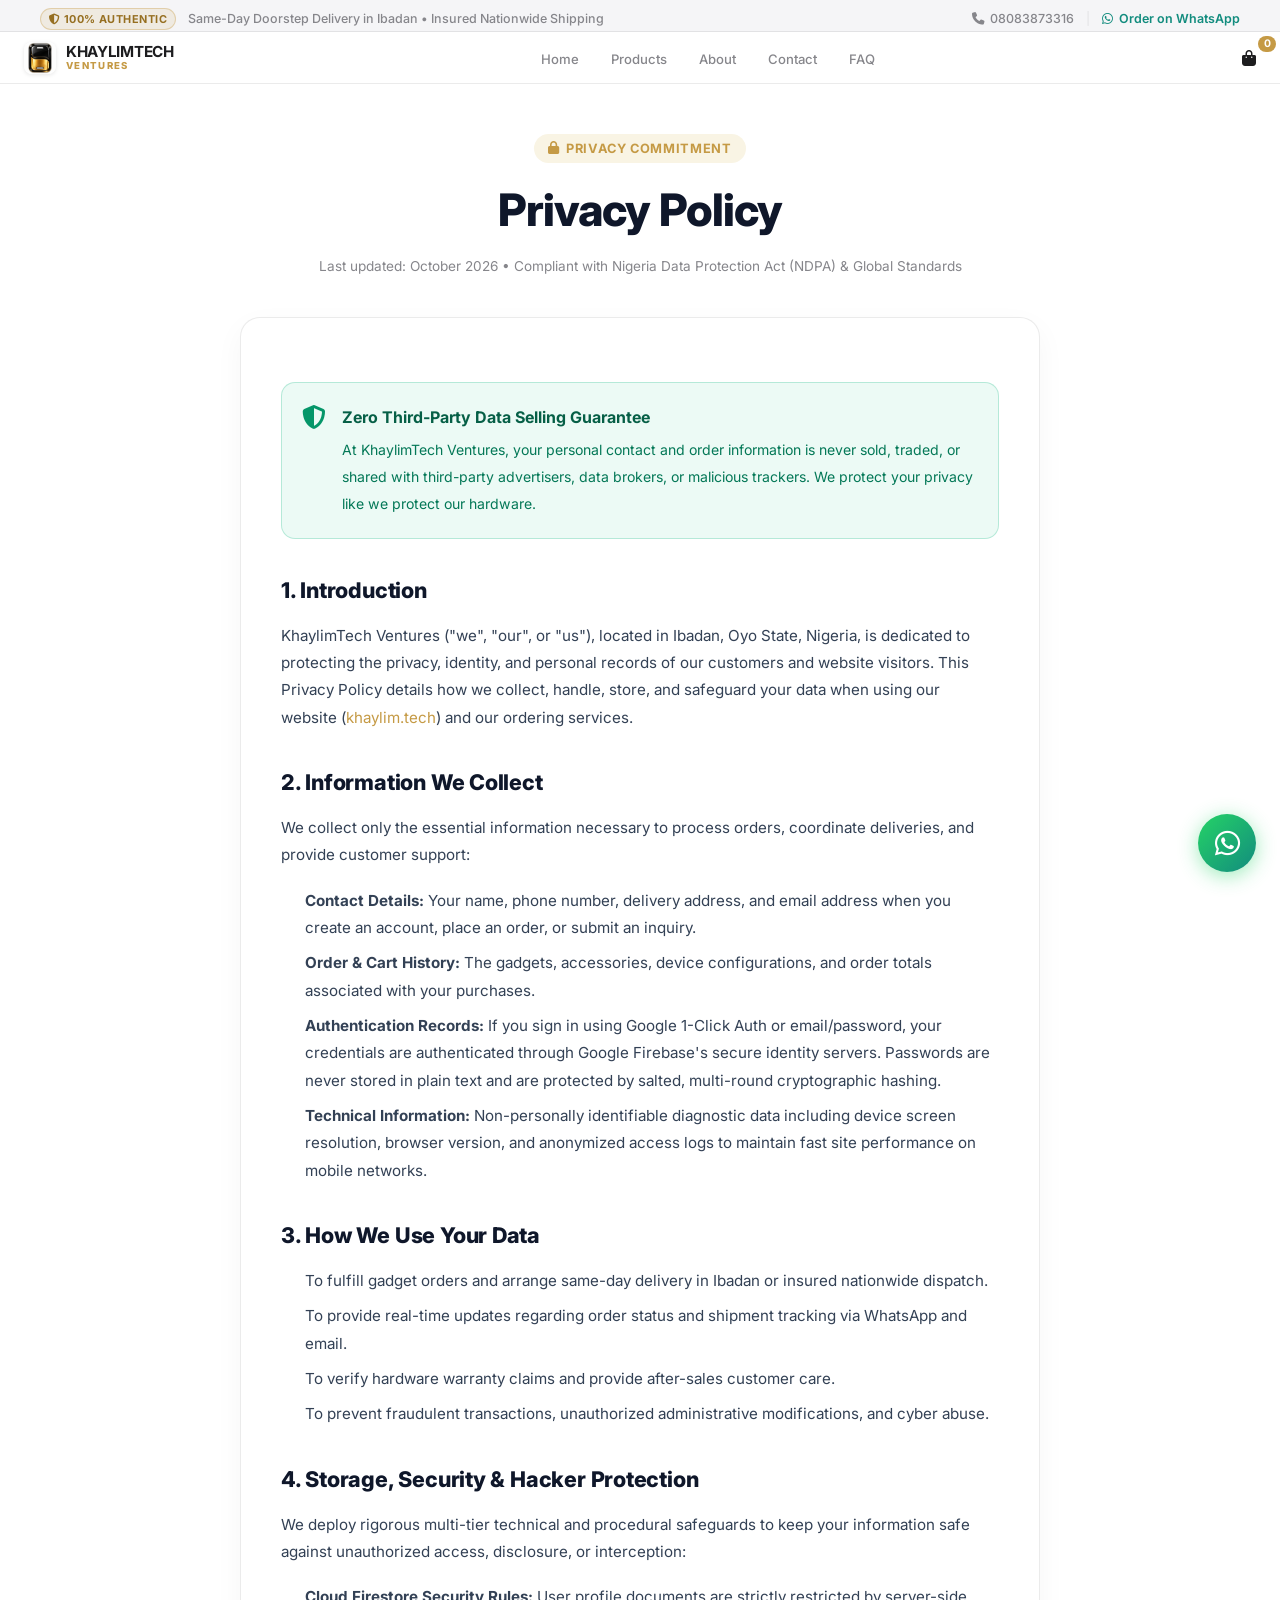
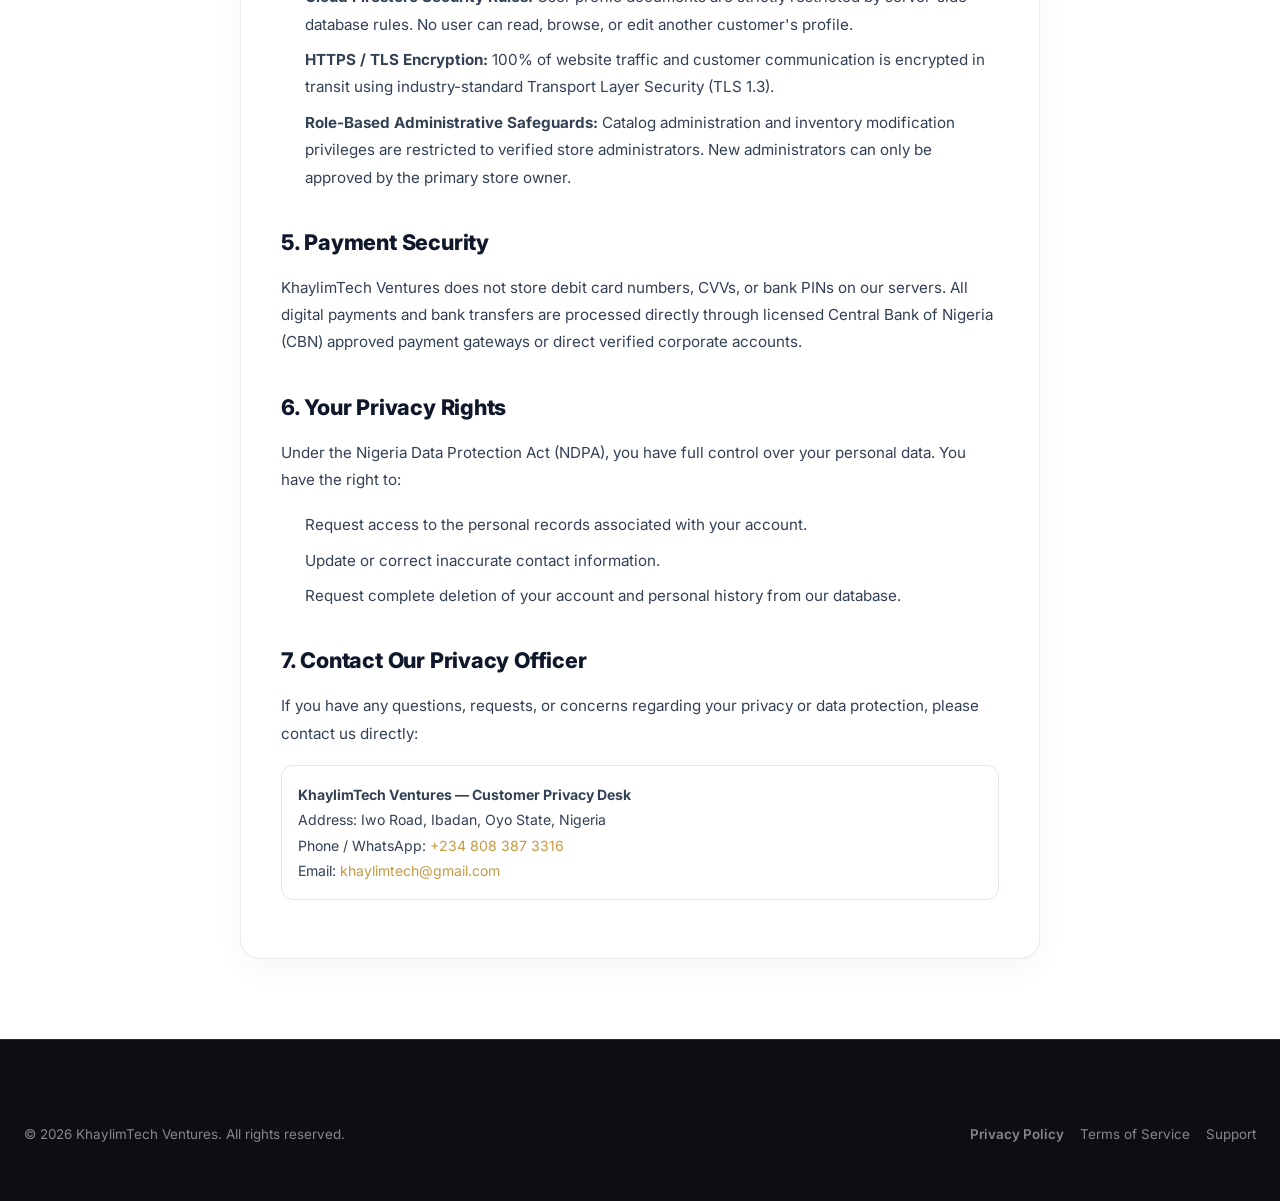
<file: privacy.html>
<!DOCTYPE html>
<html lang="en" data-theme="light">
<head>
  <meta charset="UTF-8">
  <meta name="viewport" content="width=device-width, initial-scale=1.0">
  <title>Privacy Policy | KhaylimTech Ventures</title>
  <meta name="description" content="Learn how KhaylimTech Ventures protects your personal information, contact details, and account security under Nigerian and international data privacy laws.">
  <link rel="icon" type="image/png" href="/assets/Lightmode_logo.png?v=2" id="favicon">

  <!-- OpenGraph & Twitter Cards -->
  <meta property="og:type" content="website">
  <meta property="og:url" content="https://khaylim.tech/privacy">
  <meta property="og:title" content="Privacy Policy | KhaylimTech Ventures">
  <meta property="og:description" content="KhaylimTech Ventures Data Privacy and Protection Policy. Your data is encrypted and strictly protected.">
  <meta property="og:image" content="https://khaylim.tech/assets/Lightmode_logo.png">
  <meta name="twitter:card" content="summary_large_image">

  <!-- Stylesheets -->
  <link rel="stylesheet" href="/css/style.css">
  <link rel="stylesheet" href="/css/responsive.css">
  <link rel="stylesheet" href="/css/animations.css">
  <link rel="stylesheet" href="/css/professional.css">
  <link rel="stylesheet" href="https://cdnjs.cloudflare.com/ajax/libs/font-awesome/6.5.0/css/all.min.css">
  <link rel="preconnect" href="https://fonts.googleapis.com">
  <link rel="preconnect" href="https://fonts.gstatic.com" crossorigin>
  <link href="https://fonts.googleapis.com/css2?family=Plus+Jakarta+Sans:wght@400;500;600;700;800&family=Space+Grotesk:wght@600;700&display=swap" rel="stylesheet">

  <style>
    .legal-content-container {
      max-width: 840px;
      margin: 0 auto;
      padding: 50px 20px 80px;
    }
    .legal-header {
      margin-bottom: 40px;
      text-align: center;
    }
    .legal-badge {
      display: inline-flex;
      align-items: center;
      gap: 6px;
      padding: 5px 14px;
      border-radius: 999px;
      background: rgba(201, 162, 39, 0.12);
      color: var(--gold, #c9a227);
      font-size: 0.8rem;
      font-weight: 700;
      text-transform: uppercase;
      letter-spacing: 0.05em;
      margin-bottom: 14px;
    }
    .legal-title {
      font-size: clamp(2rem, 4vw, 2.8rem);
      font-weight: 800;
      color: var(--text-color, #0f172a);
      letter-spacing: -0.02em;
      margin-bottom: 12px;
    }
    .legal-date {
      font-size: 0.85rem;
      color: var(--text-muted, #64748b);
    }
    .legal-body {
      background: var(--card-bg, #ffffff);
      border: 1px solid var(--border-color, rgba(0,0,0,0.08));
      border-radius: 20px;
      padding: 40px;
      box-shadow: 0 10px 30px rgba(0,0,0,0.04);
      line-height: 1.8;
      color: var(--text-color, #334155);
      font-size: 0.95rem;
    }
    .legal-body h2 {
      font-size: 1.35rem;
      font-weight: 800;
      color: #0f172a;
      margin: 32px 0 12px;
      letter-spacing: -0.01em;
    }
    .legal-body h2:first-child {
      margin-top: 0;
    }
    .legal-body p {
      margin-bottom: 18px;
    }
    .legal-body ul {
      margin: 0 0 20px 24px;
    }
    .legal-body li {
      margin-bottom: 8px;
    }
    .shield-callout {
      background: rgba(16, 185, 129, 0.08);
      border: 1px solid rgba(16, 185, 129, 0.25);
      border-radius: 14px;
      padding: 20px;
      margin: 24px 0;
      display: flex;
      gap: 16px;
      align-items: flex-start;
    }
    .shield-callout i {
      font-size: 1.5rem;
      color: #059669;
      margin-top: 2px;
    }
  </style>
</head>
<body class="has-utility-bar">

  <!-- TOP UTILITY BAR -->
  <div class="top-utility-bar">
    <div class="container top-utility-inner">
      <div class="top-utility-left">
        <span class="utility-badge"><i class="fa-solid fa-shield-halved"></i> 100% Authentic</span>
        <span class="utility-text">Same-Day Doorstep Delivery in Ibadan &bull; Insured Nationwide Shipping</span>
      </div>
      <div class="top-utility-right">
        <a href="tel:+2348083873316" class="utility-item"><i class="fa-solid fa-phone"></i> 08083873316</a>
        <span class="utility-sep">|</span>
        <a href="https://wa.me/2348083873316" target="_blank" class="utility-item whatsapp-link"><i class="fa-brands fa-whatsapp"></i> Order on WhatsApp</a>
      </div>
    </div>
  </div>

  <!-- NAVIGATION -->
  <nav class="navbar">
    <div class="container nav-inner">
      <a href="/" class="nav-logo">
        <img src="/assets/Lightmode_logo.png" alt="KhaylimTech Logo">
        <div class="nav-logo-text">
          <span>KhaylimTech</span>
          <span>Ventures</span>
        </div>
      </a>
      <ul class="nav-links">
        <li><a href="/">Home</a></li>
        <li><a href="/products">Products</a></li>
        <li><a href="/about">About</a></li>
        <li><a href="/contact">Contact</a></li>
        <li><a href="/faq">FAQ</a></li>
      </ul>
      <div class="nav-actions">
        <a href="/cart" class="nav-cart-btn">
          <i class="fa-solid fa-bag-shopping"></i>
          <span class="cart-badge" id="cart-count">0</span>
        </a>
      </div>
    </div>
  </nav>

  <!-- CONTENT -->
  <main class="legal-content-container">
    <div class="legal-header">
      <div class="legal-badge"><i class="fa-solid fa-lock"></i> Privacy Commitment</div>
      <h1 class="legal-title">Privacy Policy</h1>
      <p class="legal-date">Last updated: October 2026 &bull; Compliant with Nigeria Data Protection Act (NDPA) &amp; Global Standards</p>
    </div>

    <div class="legal-body">
      <div class="shield-callout">
        <i class="fa-solid fa-shield-halved"></i>
        <div>
          <strong style="color:#065f46;font-size:1rem;display:block;margin-bottom:4px">Zero Third-Party Data Selling Guarantee</strong>
          <span style="font-size:0.88rem;color:#047857">At KhaylimTech Ventures, your personal contact and order information is never sold, traded, or shared with third-party advertisers, data brokers, or malicious trackers. We protect your privacy like we protect our hardware.</span>
        </div>
      </div>

      <h2>1. Introduction</h2>
      <p>KhaylimTech Ventures ("we", "our", or "us"), located in Ibadan, Oyo State, Nigeria, is dedicated to protecting the privacy, identity, and personal records of our customers and website visitors. This Privacy Policy details how we collect, handle, store, and safeguard your data when using our website (<a href="https://khaylim.tech" style="color:var(--gold)">khaylim.tech</a>) and our ordering services.</p>

      <h2>2. Information We Collect</h2>
      <p>We collect only the essential information necessary to process orders, coordinate deliveries, and provide customer support:</p>
      <ul>
        <li><strong>Contact Details:</strong> Your name, phone number, delivery address, and email address when you create an account, place an order, or submit an inquiry.</li>
        <li><strong>Order &amp; Cart History:</strong> The gadgets, accessories, device configurations, and order totals associated with your purchases.</li>
        <li><strong>Authentication Records:</strong> If you sign in using Google 1-Click Auth or email/password, your credentials are authenticated through Google Firebase's secure identity servers. Passwords are never stored in plain text and are protected by salted, multi-round cryptographic hashing.</li>
        <li><strong>Technical Information:</strong> Non-personally identifiable diagnostic data including device screen resolution, browser version, and anonymized access logs to maintain fast site performance on mobile networks.</li>
      </ul>

      <h2>3. How We Use Your Data</h2>
      <ul>
        <li>To fulfill gadget orders and arrange same-day delivery in Ibadan or insured nationwide dispatch.</li>
        <li>To provide real-time updates regarding order status and shipment tracking via WhatsApp and email.</li>
        <li>To verify hardware warranty claims and provide after-sales customer care.</li>
        <li>To prevent fraudulent transactions, unauthorized administrative modifications, and cyber abuse.</li>
      </ul>

      <h2>4. Storage, Security &amp; Hacker Protection</h2>
      <p>We deploy rigorous multi-tier technical and procedural safeguards to keep your information safe against unauthorized access, disclosure, or interception:</p>
      <ul>
        <li><strong>Cloud Firestore Security Rules:</strong> User profile documents are strictly restricted by server-side database rules. No user can read, browse, or edit another customer's profile.</li>
        <li><strong>HTTPS / TLS Encryption:</strong> 100% of website traffic and customer communication is encrypted in transit using industry-standard Transport Layer Security (TLS 1.3).</li>
        <li><strong>Role-Based Administrative Safeguards:</strong> Catalog administration and inventory modification privileges are restricted to verified store administrators. New administrators can only be approved by the primary store owner.</li>
      </ul>

      <h2>5. Payment Security</h2>
      <p>KhaylimTech Ventures does not store debit card numbers, CVVs, or bank PINs on our servers. All digital payments and bank transfers are processed directly through licensed Central Bank of Nigeria (CBN) approved payment gateways or direct verified corporate accounts.</p>

      <h2>6. Your Privacy Rights</h2>
      <p>Under the Nigeria Data Protection Act (NDPA), you have full control over your personal data. You have the right to:</p>
      <ul>
        <li>Request access to the personal records associated with your account.</li>
        <li>Update or correct inaccurate contact information.</li>
        <li>Request complete deletion of your account and personal history from our database.</li>
      </ul>

      <h2>7. Contact Our Privacy Officer</h2>
      <p>If you have any questions, requests, or concerns regarding your privacy or data protection, please contact us directly:</p>
      <p style="background:var(--bg-card,#f8fafc);padding:16px;border-radius:12px;border:1px solid var(--border-color,#e2e8f0);font-size:0.88rem;">
        <strong>KhaylimTech Ventures — Customer Privacy Desk</strong><br>
        Address: Iwo Road, Ibadan, Oyo State, Nigeria<br>
        Phone / WhatsApp: <a href="tel:+2348083873316" style="color:var(--gold)">+234 808 387 3316</a><br>
        Email: <a href="mailto:khaylimtech@gmail.com" style="color:var(--gold)">khaylimtech@gmail.com</a>
      </p>
    </div>
  </main>

  <!-- FOOTER -->
  <footer class="footer">
    <div class="container footer-bottom" style="border-top:1px solid rgba(0,0,0,0.08);padding:24px 0;display:flex;justify-content:space-between;align-items:center;flex-wrap:wrap;gap:12px;">
      <p style="font-size:0.84rem;color:var(--text-muted)">&copy; 2026 KhaylimTech Ventures. All rights reserved.</p>
      <div style="display:flex;gap:16px;font-size:0.84rem;">
        <a href="/privacy" style="color:var(--text-color);font-weight:600;text-decoration:none">Privacy Policy</a>
        <a href="/terms" style="color:var(--text-muted);text-decoration:none">Terms of Service</a>
        <a href="/contact" style="color:var(--text-muted);text-decoration:none">Support</a>
      </div>
    </div>
  </footer>

  <script src="/js/cart.js"></script>
  <script src="/js/app.js"></script>
</body>
</html>
</file>
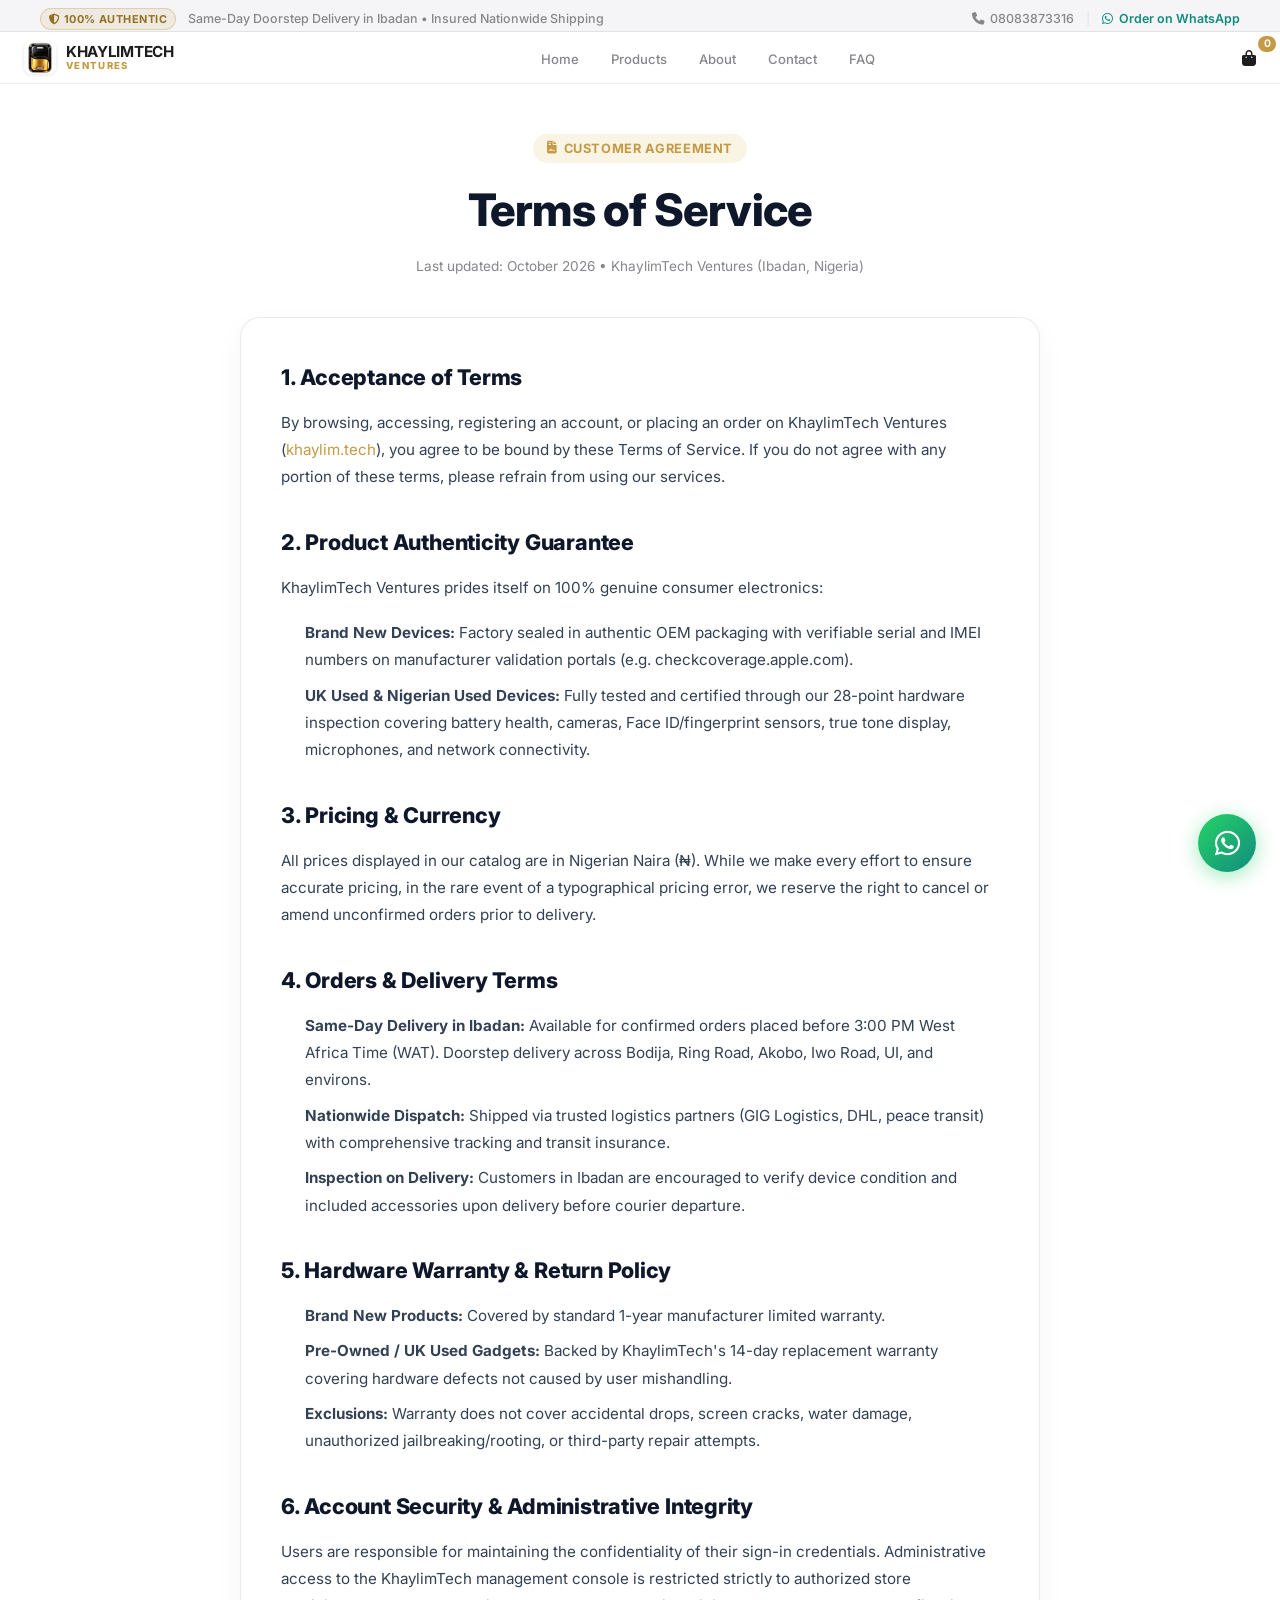
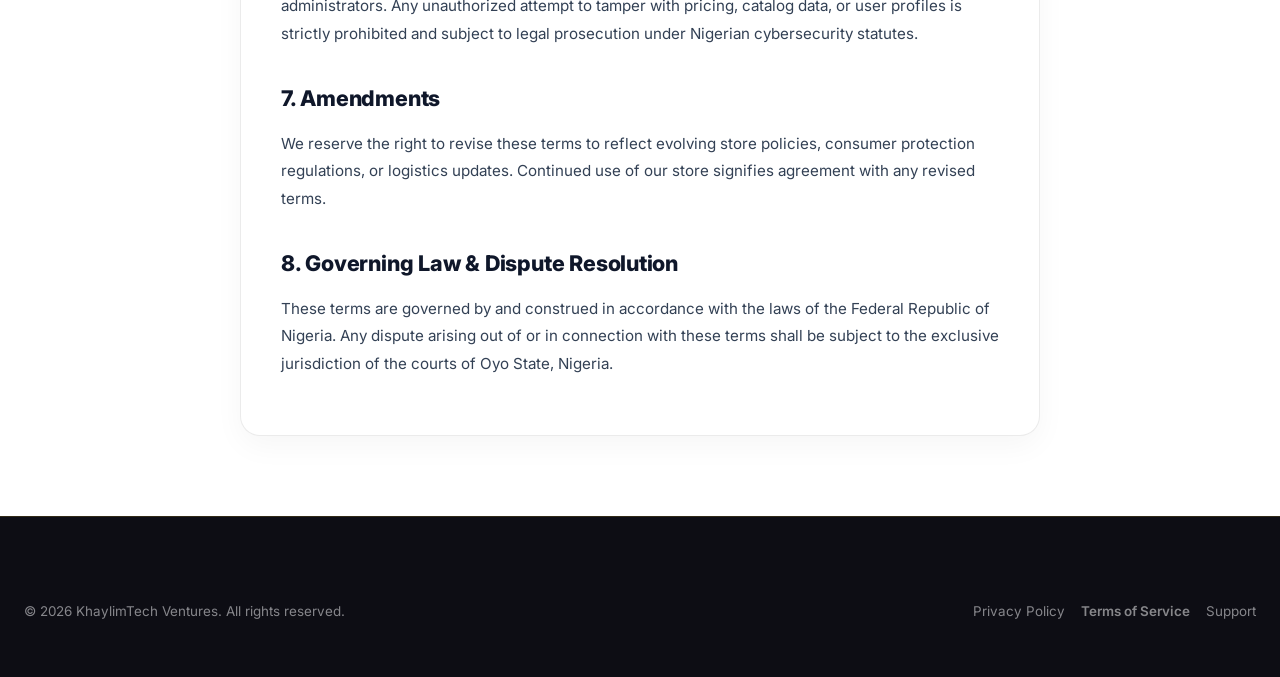
<file: terms.html>
<!DOCTYPE html>
<html lang="en" data-theme="light">
<head>
  <meta charset="UTF-8">
  <meta name="viewport" content="width=device-width, initial-scale=1.0">
  <title>Terms of Service | KhaylimTech Ventures</title>
  <meta name="description" content="Terms of Service and Customer Purchase Agreement for KhaylimTech Ventures. Device warranties, return conditions, delivery timelines, and customer protections.">
  <link rel="icon" type="image/png" href="/assets/Lightmode_logo.png?v=2" id="favicon">

  <!-- OpenGraph & Twitter Cards -->
  <meta property="og:type" content="website">
  <meta property="og:url" content="https://khaylim.tech/terms">
  <meta property="og:title" content="Terms of Service | KhaylimTech Ventures">
  <meta property="og:description" content="KhaylimTech Ventures Terms of Service. Device warranties, authentication guarantees, and customer protections.">
  <meta property="og:image" content="https://khaylim.tech/assets/Lightmode_logo.png">
  <meta name="twitter:card" content="summary_large_image">

  <!-- Stylesheets -->
  <link rel="stylesheet" href="/css/style.css">
  <link rel="stylesheet" href="/css/responsive.css">
  <link rel="stylesheet" href="/css/animations.css">
  <link rel="stylesheet" href="/css/professional.css">
  <link rel="stylesheet" href="https://cdnjs.cloudflare.com/ajax/libs/font-awesome/6.5.0/css/all.min.css">
  <link rel="preconnect" href="https://fonts.googleapis.com">
  <link rel="preconnect" href="https://fonts.gstatic.com" crossorigin>
  <link href="https://fonts.googleapis.com/css2?family=Plus+Jakarta+Sans:wght@400;500;600;700;800&family=Space+Grotesk:wght@600;700&display=swap" rel="stylesheet">

  <style>
    .legal-content-container {
      max-width: 840px;
      margin: 0 auto;
      padding: 50px 20px 80px;
    }
    .legal-header {
      margin-bottom: 40px;
      text-align: center;
    }
    .legal-badge {
      display: inline-flex;
      align-items: center;
      gap: 6px;
      padding: 5px 14px;
      border-radius: 999px;
      background: rgba(201, 162, 39, 0.12);
      color: var(--gold, #c9a227);
      font-size: 0.8rem;
      font-weight: 700;
      text-transform: uppercase;
      letter-spacing: 0.05em;
      margin-bottom: 14px;
    }
    .legal-title {
      font-size: clamp(2rem, 4vw, 2.8rem);
      font-weight: 800;
      color: var(--text-color, #0f172a);
      letter-spacing: -0.02em;
      margin-bottom: 12px;
    }
    .legal-date {
      font-size: 0.85rem;
      color: var(--text-muted, #64748b);
    }
    .legal-body {
      background: var(--card-bg, #ffffff);
      border: 1px solid var(--border-color, rgba(0,0,0,0.08));
      border-radius: 20px;
      padding: 40px;
      box-shadow: 0 10px 30px rgba(0,0,0,0.04);
      line-height: 1.8;
      color: var(--text-color, #334155);
      font-size: 0.95rem;
    }
    .legal-body h2 {
      font-size: 1.35rem;
      font-weight: 800;
      color: #0f172a;
      margin: 32px 0 12px;
      letter-spacing: -0.01em;
    }
    .legal-body h2:first-child {
      margin-top: 0;
    }
    .legal-body p {
      margin-bottom: 18px;
    }
    .legal-body ul {
      margin: 0 0 20px 24px;
    }
    .legal-body li {
      margin-bottom: 8px;
    }
  </style>
</head>
<body class="has-utility-bar">

  <!-- TOP UTILITY BAR -->
  <div class="top-utility-bar">
    <div class="container top-utility-inner">
      <div class="top-utility-left">
        <span class="utility-badge"><i class="fa-solid fa-shield-halved"></i> 100% Authentic</span>
        <span class="utility-text">Same-Day Doorstep Delivery in Ibadan &bull; Insured Nationwide Shipping</span>
      </div>
      <div class="top-utility-right">
        <a href="tel:+2348083873316" class="utility-item"><i class="fa-solid fa-phone"></i> 08083873316</a>
        <span class="utility-sep">|</span>
        <a href="https://wa.me/2348083873316" target="_blank" class="utility-item whatsapp-link"><i class="fa-brands fa-whatsapp"></i> Order on WhatsApp</a>
      </div>
    </div>
  </div>

  <!-- NAVIGATION -->
  <nav class="navbar">
    <div class="container nav-inner">
      <a href="/" class="nav-logo">
        <img src="/assets/Lightmode_logo.png" alt="KhaylimTech Logo">
        <div class="nav-logo-text">
          <span>KhaylimTech</span>
          <span>Ventures</span>
        </div>
      </a>
      <ul class="nav-links">
        <li><a href="/">Home</a></li>
        <li><a href="/products">Products</a></li>
        <li><a href="/about">About</a></li>
        <li><a href="/contact">Contact</a></li>
        <li><a href="/faq">FAQ</a></li>
      </ul>
      <div class="nav-actions">
        <a href="/cart" class="nav-cart-btn">
          <i class="fa-solid fa-bag-shopping"></i>
          <span class="cart-badge" id="cart-count">0</span>
        </a>
      </div>
    </div>
  </nav>

  <!-- CONTENT -->
  <main class="legal-content-container">
    <div class="legal-header">
      <div class="legal-badge"><i class="fa-solid fa-file-contract"></i> Customer Agreement</div>
      <h1 class="legal-title">Terms of Service</h1>
      <p class="legal-date">Last updated: October 2026 &bull; KhaylimTech Ventures (Ibadan, Nigeria)</p>
    </div>

    <div class="legal-body">
      <h2>1. Acceptance of Terms</h2>
      <p>By browsing, accessing, registering an account, or placing an order on KhaylimTech Ventures (<a href="https://khaylim.tech" style="color:var(--gold)">khaylim.tech</a>), you agree to be bound by these Terms of Service. If you do not agree with any portion of these terms, please refrain from using our services.</p>

      <h2>2. Product Authenticity Guarantee</h2>
      <p>KhaylimTech Ventures prides itself on 100% genuine consumer electronics:</p>
      <ul>
        <li><strong>Brand New Devices:</strong> Factory sealed in authentic OEM packaging with verifiable serial and IMEI numbers on manufacturer validation portals (e.g. checkcoverage.apple.com).</li>
        <li><strong>UK Used &amp; Nigerian Used Devices:</strong> Fully tested and certified through our 28-point hardware inspection covering battery health, cameras, Face ID/fingerprint sensors, true tone display, microphones, and network connectivity.</li>
      </ul>

      <h2>3. Pricing &amp; Currency</h2>
      <p>All prices displayed in our catalog are in Nigerian Naira (₦). While we make every effort to ensure accurate pricing, in the rare event of a typographical pricing error, we reserve the right to cancel or amend unconfirmed orders prior to delivery.</p>

      <h2>4. Orders &amp; Delivery Terms</h2>
      <ul>
        <li><strong>Same-Day Delivery in Ibadan:</strong> Available for confirmed orders placed before 3:00 PM West Africa Time (WAT). Doorstep delivery across Bodija, Ring Road, Akobo, Iwo Road, UI, and environs.</li>
        <li><strong>Nationwide Dispatch:</strong> Shipped via trusted logistics partners (GIG Logistics, DHL, peace transit) with comprehensive tracking and transit insurance.</li>
        <li><strong>Inspection on Delivery:</strong> Customers in Ibadan are encouraged to verify device condition and included accessories upon delivery before courier departure.</li>
      </ul>

      <h2>5. Hardware Warranty &amp; Return Policy</h2>
      <ul>
        <li><strong>Brand New Products:</strong> Covered by standard 1-year manufacturer limited warranty.</li>
        <li><strong>Pre-Owned / UK Used Gadgets:</strong> Backed by KhaylimTech's 14-day replacement warranty covering hardware defects not caused by user mishandling.</li>
        <li><strong>Exclusions:</strong> Warranty does not cover accidental drops, screen cracks, water damage, unauthorized jailbreaking/rooting, or third-party repair attempts.</li>
      </ul>

      <h2>6. Account Security &amp; Administrative Integrity</h2>
      <p>Users are responsible for maintaining the confidentiality of their sign-in credentials. Administrative access to the KhaylimTech management console is restricted strictly to authorized store administrators. Any unauthorized attempt to tamper with pricing, catalog data, or user profiles is strictly prohibited and subject to legal prosecution under Nigerian cybersecurity statutes.</p>

      <h2>7. Amendments</h2>
      <p>We reserve the right to revise these terms to reflect evolving store policies, consumer protection regulations, or logistics updates. Continued use of our store signifies agreement with any revised terms.</p>

      <h2>8. Governing Law &amp; Dispute Resolution</h2>
      <p>These terms are governed by and construed in accordance with the laws of the Federal Republic of Nigeria. Any dispute arising out of or in connection with these terms shall be subject to the exclusive jurisdiction of the courts of Oyo State, Nigeria.</p>
    </div>
  </main>

  <!-- FOOTER -->
  <footer class="footer">
    <div class="container footer-bottom" style="border-top:1px solid rgba(0,0,0,0.08);padding:24px 0;display:flex;justify-content:space-between;align-items:center;flex-wrap:wrap;gap:12px;">
      <p style="font-size:0.84rem;color:var(--text-muted)">&copy; 2026 KhaylimTech Ventures. All rights reserved.</p>
      <div style="display:flex;gap:16px;font-size:0.84rem;">
        <a href="/privacy" style="color:var(--text-muted);text-decoration:none">Privacy Policy</a>
        <a href="/terms" style="color:var(--text-color);font-weight:600;text-decoration:none">Terms of Service</a>
        <a href="/contact" style="color:var(--text-muted);text-decoration:none">Support</a>
      </div>
    </div>
  </footer>

  <script src="/js/cart.js"></script>
  <script src="/js/app.js"></script>
</body>
</html>
</file>
<file: css/style.css>
/* =========================================
   KhaylimTech Ventures — Main Stylesheet
   ========================================= */

@import url('https://fonts.googleapis.com/css2?family=Inter:wght@300;400;500;600;700;800;900&display=swap');

/* ---- CSS Variables (Themes) ---- */
:root {
  --gold: #c9a227;
  --gold-light: #e8c547;
  --gold-dark: #a07818;
  --orange: #f97316;
  --orange-light: #fb923c;

  /* Dark Mode (default) */
  --bg: #0d0d12;
  --bg-card: #1a1a24;
  --bg-nav: rgba(13,13,18,0.95);
  --bg-input: #222230;
  --bg-footer: #080810;
  --border: #2a2a3a;
  --text: #f0f0f0;
  --text-muted: #8888aa;
  --text-heading: #ffffff;
  --shadow: 0 4px 24px rgba(0,0,0,0.5);
  --shadow-card: 0 2px 16px rgba(0,0,0,0.4);
  --badge-bg: #222230;
}

[data-theme="light"] {
  --bg: #f2f2f7;
  --bg-card: #ffffff;
  --bg-nav: rgba(255,255,255,0.97);
  --bg-input: #f0f0f5;
  --bg-footer: #1a1a2e;
  --border: #e0e0ee;
  --text: #2a2a3a;
  --text-muted: #666677;
  --text-heading: #0d0d1a;
  --shadow: 0 4px 24px rgba(0,0,0,0.08);
  --shadow-card: 0 2px 12px rgba(0,0,0,0.07);
  --badge-bg: #f0f0f5;
}

/* ---- Reset & Base ---- */
*, *::before, *::after { box-sizing: border-box; margin: 0; padding: 0; }

html {
  scroll-behavior: smooth;
  font-size: 16px;
  overflow-x: clip;
}

body {
  font-family: 'Inter', sans-serif;
  background: var(--bg);
  color: var(--text);
  transition: background 0.3s ease, color 0.3s ease;
  min-height: 100vh;
  overflow-x: clip;
  width: 100%;
}

a { text-decoration: none; color: inherit; }
ul { list-style: none; }
img { max-width: 100%; display: block; }
button { cursor: pointer; border: none; background: none; font-family: inherit; }
input, select { font-family: inherit; }

.container {
  width: 100%;
  max-width: 1280px;
  margin: 0 auto;
  padding: 0 20px;
}

/* ---- Scrollbar ---- */
::-webkit-scrollbar { width: 6px; }
::-webkit-scrollbar-track { background: var(--bg); }
::-webkit-scrollbar-thumb { background: var(--gold-dark); border-radius: 3px; }

/* =========================================
   NAVBAR
   ========================================= */
.navbar {
  position: fixed;
  top: 0;
  left: 0;
  right: 0;
  width: 100%;
  z-index: 1000;
  background: var(--bg-nav);
  backdrop-filter: blur(12px);
  -webkit-backdrop-filter: blur(12px);
  border-bottom: 1px solid var(--border);
  transition: background 0.3s ease;
}

/* Push page content down so it doesn't hide behind fixed navbar */
body { padding-top: 70px; }

.nav-inner {
  display: flex;
  align-items: center;
  justify-content: space-between;
  height: 70px;
  gap: 20px;
}

/* Logo */
.nav-logo {
  display: flex;
  align-items: center;
  gap: 10px;
  flex-shrink: 0;
}

.nav-logo img {
  width: 44px;
  height: 44px;
  object-fit: contain;
  border-radius: 8px;
}

.nav-logo-text {
  display: flex;
  flex-direction: column;
  line-height: 1.1;
}

.nav-logo-text span:first-child {
  font-size: 0.95rem;
  font-weight: 800;
  color: var(--gold);
  letter-spacing: 0.05em;
  text-transform: uppercase;
}

.nav-logo-text span:last-child {
  font-size: 0.6rem;
  font-weight: 500;
  color: var(--text-muted);
  letter-spacing: 0.12em;
  text-transform: uppercase;
}

/* Nav Links */
.nav-links {
  display: flex;
  align-items: center;
  gap: 6px;
}

.nav-links a {
  font-size: 0.875rem;
  font-weight: 500;
  padding: 6px 14px;
  border-radius: 8px;
  color: var(--text);
  transition: background 0.2s, color 0.2s;
  white-space: nowrap;
}

.nav-links a:hover,
.nav-links a.active {
  color: var(--gold);
  background: rgba(201,162,39,0.08);
}

/* Search Bar */
.nav-search {
  flex: 1;
  max-width: 340px;
  position: relative;
}

.nav-search input {
  width: 100%;
  padding: 9px 16px 9px 40px;
  background: var(--bg-input);
  border: 1px solid var(--border);
  border-radius: 10px;
  color: var(--text);
  font-size: 0.875rem;
  transition: border-color 0.2s;
  outline: none;
}

.nav-search input:focus { border-color: var(--gold); }
.nav-search input::placeholder { color: var(--text-muted); }

.nav-search .search-icon {
  position: absolute;
  left: 12px;
  top: 50%;
  transform: translateY(-50%);
  color: var(--text-muted);
  font-size: 1rem;
  pointer-events: none;
}

.search-dropdown {
  position: absolute;
  top: calc(100% + 8px);
  left: 0;
  right: 0;
  background: var(--bg-card);
  border: 1px solid var(--border);
  border-radius: 12px;
  box-shadow: var(--shadow);
  z-index: 200;
  max-height: 360px;
  overflow-y: auto;
  display: none;
}

.search-dropdown.open { display: block; }

.search-result-item {
  display: flex;
  align-items: center;
  gap: 12px;
  padding: 10px 14px;
  cursor: pointer;
  transition: background 0.15s;
}

.search-result-item:hover { background: rgba(201,162,39,0.06); }

.search-result-item img {
  width: 38px;
  height: 38px;
  object-fit: cover;
  border-radius: 6px;
}

.search-result-item .sri-info { flex: 1; }
.search-result-item .sri-name { font-size: 0.82rem; font-weight: 600; }
.search-result-item .sri-price { font-size: 0.78rem; color: var(--gold); }

/* Nav Actions */
.nav-actions {
  display: flex;
  align-items: center;
  gap: 8px;
  flex-shrink: 0;
}

.nav-btn {
  display: flex;
  align-items: center;
  justify-content: center;
  width: 40px;
  height: 40px;
  border-radius: 10px;
  color: var(--text);
  background: var(--bg-input);
  border: 1px solid var(--border);
  font-size: 1.1rem;
  transition: all 0.2s;
  position: relative;
}

.nav-btn:hover { border-color: var(--gold); color: var(--gold); }

.cart-badge {
  position: absolute;
  top: -6px;
  right: -6px;
  background: var(--gold);
  color: #000;
  font-size: 0.62rem;
  font-weight: 800;
  width: 18px;
  height: 18px;
  border-radius: 50%;
  display: flex;
  align-items: center;
  justify-content: center;
  display: none;
}

.cart-badge.visible { display: flex; }

/* Hamburger */
.hamburger {
  display: none;
  flex-direction: column;
  gap: 5px;
  padding: 8px;
  border-radius: 8px;
  background: var(--bg-input);
  border: 1px solid var(--border);
}

.hamburger span {
  display: block;
  width: 22px;
  height: 2px;
  background: var(--text);
  border-radius: 2px;
  transition: all 0.3s;
}

/* Mobile Nav */
.mobile-nav {
  display: none;
  flex-direction: column;
  background: var(--bg-nav);
  border-top: 1px solid var(--border);
  padding: 16px 20px;
  gap: 4px;
}

.mobile-nav.open { display: flex; }

.mobile-nav a {
  padding: 10px 14px;
  border-radius: 8px;
  font-size: 0.9rem;
  font-weight: 500;
  color: var(--text);
  transition: background 0.2s, color 0.2s;
}

.mobile-nav a:hover,
.mobile-nav a.active { color: var(--gold); background: rgba(201,162,39,0.08); }

/* =========================================
   HERO SECTION
   ========================================= */
.hero {
  position: relative;
  overflow: hidden;
  min-height: 520px;
  display: flex;
  align-items: center;
}

.hero-bg {
  position: absolute;
  inset: 0;
  width: 100%;
  height: 100%;
  object-fit: cover;
  object-position: center;
}

.hero-overlay {
  position: absolute;
  inset: 0;
  background: linear-gradient(90deg, rgba(13,13,18,0.92) 0%, rgba(13,13,18,0.6) 60%, rgba(13,13,18,0.2) 100%);
}

[data-theme="light"] .hero-overlay {
  background: linear-gradient(90deg, rgba(13,13,18,0.85) 0%, rgba(13,13,18,0.55) 60%, rgba(13,13,18,0.1) 100%);
}

.hero-inner {
  display: flex;
  align-items: center;
  justify-content: space-between;
  gap: 40px;
  width: 100%;
}

.hero-content {
  position: relative;
  z-index: 2;
  max-width: 520px;
  padding: 80px 0;
  flex-shrink: 0;
}

.hero-visual {
  position: relative;
  z-index: 2;
  flex: 1;
  display: flex;
  justify-content: center;
  align-items: center;
}

.hero-showcase {
  width: 100%;
  max-width: 380px;
  position: relative;
}

.showcase-label {
  font-size: 0.75rem;
  font-weight: 700;
  color: var(--gold);
  text-transform: uppercase;
  letter-spacing: 0.08em;
  margin-bottom: 12px;
  display: flex;
  align-items: center;
  gap: 6px;
}

.showcase-track {
  position: relative;
  width: 100%;
  height: 380px;
  overflow: hidden;
  border-radius: 16px;
}

.showcase-slide {
  position: absolute;
  inset: 0;
  display: flex;
  flex-direction: column;
  background: var(--bg-card);
  border: 1px solid var(--border);
  border-radius: 16px;
  overflow: hidden;
  opacity: 0;
  transform: translateX(60px) scale(0.97);
  transition: opacity 0.6s ease, transform 0.6s ease;
  pointer-events: none;
  text-decoration: none;
  cursor: pointer;
}
.showcase-slide:hover { border-color: var(--gold); }

.showcase-slide.active {
  opacity: 1;
  transform: translateX(0) scale(1);
  pointer-events: auto;
}

.showcase-slide.exit {
  opacity: 0;
  transform: translateX(-60px) scale(0.97);
}

.showcase-slide img {
  width: 100%;
  height: 200px;
  object-fit: cover;
  flex-shrink: 0;
  background: #1a1a24;
}

.showcase-info {
  padding: 14px 16px;
  flex: 1;
  display: flex;
  flex-direction: column;
  gap: 4px;
}

.showcase-cat {
  font-size: 0.7rem;
  font-weight: 700;
  color: var(--gold);
  text-transform: uppercase;
  letter-spacing: 0.06em;
}

.showcase-name {
  font-size: 0.95rem;
  font-weight: 700;
  color: var(--text-heading);
  white-space: nowrap;
  overflow: hidden;
  text-overflow: ellipsis;
}

.showcase-desc {
  font-size: 0.78rem;
  color: var(--text-muted);
  line-height: 1.5;
  display: -webkit-box;
  -webkit-line-clamp: 2;
  -webkit-box-orient: vertical;
  overflow: hidden;
  margin-top: 2px;
}

.showcase-price {
  font-size: 1rem;
  font-weight: 800;
  color: var(--gold);
  margin-top: 4px;
}

.showcase-cta {
  display: inline-flex;
  align-items: center;
  gap: 6px;
  margin-top: 10px;
  padding: 8px 16px;
  background: linear-gradient(135deg, var(--gold), var(--gold-dark));
  color: #000;
  font-size: 0.78rem;
  font-weight: 700;
  border-radius: 8px;
  align-self: flex-start;
  transition: opacity 0.2s;
}
.showcase-slide:hover .showcase-cta { opacity: 0.85; }

.showcase-dots {
  display: flex;
  gap: 6px;
  justify-content: center;
  margin-top: 12px;
}

.showcase-dot {
  width: 6px;
  height: 6px;
  border-radius: 50%;
  background: var(--border);
  transition: all 0.3s;
  cursor: pointer;
}

.showcase-dot.active {
  background: var(--gold);
  width: 20px;
  border-radius: 3px;
}

.hero-tag {
  display: inline-flex;
  align-items: center;
  gap: 6px;
  background: rgba(201,162,39,0.15);
  border: 1px solid rgba(201,162,39,0.3);
  color: var(--gold);
  font-size: 0.78rem;
  font-weight: 600;
  padding: 5px 12px;
  border-radius: 20px;
  margin-bottom: 16px;
  letter-spacing: 0.05em;
  text-transform: uppercase;
}

.hero-title {
  font-size: clamp(2rem, 5vw, 3.2rem);
  font-weight: 900;
  color: #fff;
  line-height: 1.1;
  margin-bottom: 8px;
}

.hero-title span { color: var(--gold); }

.hero-subtitle {
  font-size: 1.1rem;
  color: rgba(255,255,255,0.75);
  margin-bottom: 28px;
  font-weight: 400;
}

.hero-cats {
  display: flex;
  flex-wrap: wrap;
  gap: 8px;
  margin-bottom: 28px;
}

.hero-cat {
  font-size: 0.82rem;
  font-weight: 700;
  color: #fff;
  background: rgba(212,170,60,0.15);
  border: 1px solid rgba(212,170,60,0.5);
  padding: 7px 14px;
  border-radius: 20px;
  text-decoration: none;
  transition: background 0.2s, border-color 0.2s;
  cursor: pointer;
}
.hero-cat:hover {
  background: rgba(212,170,60,0.35);
  border-color: var(--gold);
  color: #fff;
}

.hero-actions {
  display: flex;
  gap: 12px;
  flex-wrap: wrap;
}

/* Always visible on dark hero background */
.hero .btn-outline {
  color: #fff;
  border-color: rgba(255,255,255,0.55);
}
.hero .btn-outline:hover {
  border-color: var(--gold);
  color: var(--gold);
}

.btn-gold {
  display: inline-flex;
  align-items: center;
  gap: 8px;
  padding: 13px 28px;
  background: linear-gradient(135deg, var(--gold), var(--gold-dark));
  color: #000;
  font-weight: 700;
  font-size: 0.9rem;
  border-radius: 10px;
  transition: all 0.2s;
  border: none;
}

.btn-gold:hover {
  background: linear-gradient(135deg, var(--gold-light), var(--gold));
  transform: translateY(-1px);
  box-shadow: 0 6px 20px rgba(201,162,39,0.4);
}

.btn-outline {
  display: inline-flex;
  align-items: center;
  gap: 8px;
  padding: 13px 28px;
  background: transparent;
  color: var(--text);
  font-weight: 600;
  font-size: 0.9rem;
  border-radius: 10px;
  border: 1px solid var(--border);
  transition: all 0.2s;
}

.btn-outline:hover {
  border-color: var(--gold);
  color: var(--gold);
}

/* Trust badges strip */
.trust-strip {
  background: linear-gradient(135deg, #1a1a24, #0d0d12);
  border-top: 1px solid rgba(201,162,39,0.15);
  border-bottom: 1px solid rgba(201,162,39,0.15);
  padding: 16px 0;
}

[data-theme="light"] .trust-strip {
  background: linear-gradient(135deg, #f0f0f5, #e8e8f0);
  border-top: 1px solid var(--border);
  border-bottom: 1px solid var(--border);
}

[data-theme="light"] .trust-item {
  color: var(--text);
}

.trust-inner {
  display: flex;
  justify-content: center;
  align-items: center;
  gap: 40px;
  flex-wrap: wrap;
}

.trust-item {
  display: flex;
  align-items: center;
  gap: 8px;
  color: rgba(255,255,255,0.8);
  font-size: 0.82rem;
  font-weight: 500;
}

.trust-item i { color: var(--gold); font-size: 1.1rem; }

/* =========================================
   SECTION STYLES
   ========================================= */
.section { padding: 60px 0; }

.section-header {
  display: flex;
  align-items: flex-end;
  justify-content: space-between;
  margin-bottom: 32px;
  gap: 16px;
}

.section-title {
  font-size: clamp(1.4rem, 3vw, 1.9rem);
  font-weight: 800;
  color: var(--text-heading);
}

.section-title span { color: var(--gold); }

.section-line {
  display: block;
  width: 48px;
  height: 3px;
  background: linear-gradient(90deg, var(--gold), var(--orange));
  border-radius: 2px;
  margin-top: 6px;
}

.view-all {
  font-size: 0.82rem;
  font-weight: 600;
  color: var(--gold);
  display: flex;
  align-items: center;
  gap: 4px;
  transition: gap 0.2s;
  white-space: nowrap;
}

.view-all:hover { gap: 8px; }

/* =========================================
   CATEGORY CARDS
   ========================================= */
.category-grid {
  display: grid;
  grid-template-columns: repeat(4, 1fr);
  gap: 16px;
}

.cat-card {
  position: relative;
  background: var(--bg-card);
  border: 1px solid var(--border);
  border-radius: 16px;
  padding: 28px 20px;
  text-align: center;
  cursor: pointer;
  overflow: hidden;
  transition: all 0.3s ease;
  text-decoration: none;
}

.cat-card::before {
  content: '';
  position: absolute;
  inset: 0;
  background: linear-gradient(135deg, rgba(201,162,39,0.08), rgba(249,115,22,0.05));
  opacity: 0;
  transition: opacity 0.3s;
}

.cat-card:hover { border-color: var(--gold); transform: translateY(-4px); box-shadow: 0 12px 32px rgba(201,162,39,0.15); }
.cat-card:hover::before { opacity: 1; }

.cat-icon {
  font-size: 2.6rem;
  margin-bottom: 12px;
  display: block;
}

.cat-name {
  font-size: 1rem;
  font-weight: 700;
  color: var(--text-heading);
  margin-bottom: 4px;
}

.cat-count {
  font-size: 0.78rem;
  color: var(--text-muted);
}

.cat-arrow {
  position: absolute;
  bottom: 12px;
  right: 14px;
  color: var(--gold);
  font-size: 0.85rem;
  opacity: 0;
  transition: opacity 0.2s;
}

.cat-card:hover .cat-arrow { opacity: 1; }

/* =========================================
   PRODUCT CARDS
   ========================================= */
.product-grid {
  display: grid;
  grid-template-columns: repeat(4, minmax(0, 1fr));
  gap: 20px;
  width: 100%;
  box-sizing: border-box;
}

.product-card {
  min-width: 0; /* prevent grid blowout */
}

.product-card {
  background: var(--bg-card);
  border: 1px solid var(--border);
  border-radius: 16px;
  overflow: hidden;
  transition: all 0.3s ease;
  display: flex;
  flex-direction: column;
  position: relative;
}

.product-card:hover {
  border-color: var(--gold);
  transform: translateY(-4px);
  box-shadow: 0 12px 32px rgba(201,162,39,0.12);
}

.product-img-wrap {
  position: relative;
  background: var(--bg-input);
  overflow: hidden;
  aspect-ratio: 1/1;
}

.product-img-wrap img {
  width: 100%;
  height: 100%;
  object-fit: cover;
  transition: transform 0.4s ease;
}

.product-card:hover .product-img-wrap img { transform: scale(1.05); }

.product-badge {
  position: absolute;
  top: 10px;
  left: 10px;
  font-size: 0.68rem;
  font-weight: 700;
  padding: 3px 8px;
  border-radius: 6px;
  text-transform: uppercase;
  letter-spacing: 0.04em;
}

.badge-new { background: var(--gold); color: #000; }
.badge-hot { background: var(--orange); color: #fff; }
.badge-out, .badge-sold { background: linear-gradient(135deg, #ef4444, #b91c1c); color: #fff; font-weight: 800; }
.badge-uk-used { background: linear-gradient(135deg, #1e40af, #3b82f6); color: #fff; border: 1px solid rgba(255,255,255,0.25); box-shadow: 0 2px 8px rgba(30,64,175,0.35); }
.badge-nigerian-used { background: linear-gradient(135deg, #065f46, #10b981); color: #fff; border: 1px solid rgba(255,255,255,0.25); box-shadow: 0 2px 8px rgba(6,95,70,0.35); }
.badge-brand-new { background: linear-gradient(135deg, #c9a227, #e0b838); color: #0d0d12; font-weight: 800; }

.product-wishlist {
  position: absolute;
  top: 10px;
  right: 10px;
  width: 32px;
  height: 32px;
  border-radius: 8px;
  background: rgba(13,13,18,0.7);
  border: 1px solid rgba(255,255,255,0.1);
  color: var(--text-muted);
  font-size: 0.9rem;
  display: flex;
  align-items: center;
  justify-content: center;
  transition: all 0.2s;
  backdrop-filter: blur(4px);
}

.product-wishlist:hover,
.product-wishlist.active { color: #ef4444; border-color: #ef4444; }

.product-info {
  padding: 14px 16px 16px;
  display: flex;
  flex-direction: column;
  flex: 1;
  gap: 6px;
}

.product-cat {
  font-size: 0.7rem;
  font-weight: 600;
  color: var(--gold);
  text-transform: uppercase;
  letter-spacing: 0.06em;
}

.product-name {
  font-size: 0.92rem;
  font-weight: 600;
  color: var(--text-heading);
  line-height: 1.3;
  display: -webkit-box;
  -webkit-line-clamp: 2;
  -webkit-box-orient: vertical;
  overflow: hidden;
}

.product-rating {
  display: flex;
  align-items: center;
  gap: 4px;
}

.stars { color: var(--gold); font-size: 0.75rem; letter-spacing: 1px; }
.rating-count { font-size: 0.72rem; color: var(--text-muted); }

.product-price-row {
  display: flex;
  align-items: center;
  gap: 8px;
  flex-wrap: wrap;
  margin-top: auto;
}

.product-price {
  font-size: 1.05rem;
  font-weight: 800;
  color: var(--gold);
}

.product-price-old {
  font-size: 0.8rem;
  color: var(--text-muted);
  text-decoration: line-through;
}

.product-add-btn {
  width: 100%;
  margin-top: 10px;
  padding: 10px;
  background: linear-gradient(135deg, var(--gold), var(--gold-dark));
  color: #000;
  font-weight: 700;
  font-size: 0.82rem;
  border-radius: 8px;
  display: flex;
  align-items: center;
  justify-content: center;
  gap: 6px;
  transition: all 0.2s;
}

.product-add-btn:hover {
  background: linear-gradient(135deg, var(--gold-light), var(--gold));
  box-shadow: 0 4px 14px rgba(201,162,39,0.35);
}

.product-add-btn.added {
  background: linear-gradient(135deg, #22c55e, #16a34a);
  color: #fff;
}

/* =========================================
   PROMO BANNER
   ========================================= */
.promo-banner {
  background: linear-gradient(135deg, #1a1a24 0%, #0d0d12 100%);
  border: 1px solid rgba(201,162,39,0.2);
  border-radius: 20px;
  padding: 48px 40px;
  display: flex;
  align-items: center;
  justify-content: space-between;
  gap: 24px;
  overflow: hidden;
  position: relative;
  margin: 0 0 60px;
}

[data-theme="light"] .promo-banner {
  background: linear-gradient(135deg, #1a1a2e, #0d0d20);
}

.promo-banner::before {
  content: '';
  position: absolute;
  top: -60px;
  right: -60px;
  width: 260px;
  height: 260px;
  background: radial-gradient(circle, rgba(201,162,39,0.12), transparent 70%);
  pointer-events: none;
}

.promo-text .promo-tag {
  font-size: 0.72rem;
  font-weight: 700;
  color: var(--orange);
  text-transform: uppercase;
  letter-spacing: 0.1em;
  margin-bottom: 8px;
}

.promo-text h2 {
  font-size: clamp(1.4rem, 3vw, 2rem);
  font-weight: 900;
  color: #fff;
  margin-bottom: 8px;
}

.promo-text h2 span { color: var(--gold); }

.promo-text p {
  color: rgba(255,255,255,0.65);
  font-size: 0.9rem;
}

/* =========================================
   FOOTER
   ========================================= */
.footer {
  background: var(--bg-footer);
  border-top: 1px solid rgba(201,162,39,0.15);
  padding: 56px 0 0;
}

[data-theme="light"] .footer { background: #1a1a2e; }

.footer-grid {
  display: grid;
  grid-template-columns: 1.4fr 1fr 1fr 1.2fr;
  gap: 40px;
  padding-bottom: 40px;
  border-bottom: 1px solid rgba(255,255,255,0.06);
}

.footer-brand .footer-logo {
  display: flex;
  align-items: center;
  gap: 10px;
  margin-bottom: 14px;
}

.footer-brand .footer-logo img {
  width: 40px;
  height: 40px;
  object-fit: contain;
  border-radius: 8px;
}

.footer-brand .footer-logo-text span:first-child {
  font-size: 0.9rem;
  font-weight: 800;
  color: var(--gold);
  text-transform: uppercase;
  letter-spacing: 0.05em;
}

.footer-brand .footer-logo-text span:last-child {
  font-size: 0.58rem;
  color: rgba(255,255,255,0.45);
  letter-spacing: 0.1em;
  text-transform: uppercase;
}

.footer-brand p {
  font-size: 0.83rem;
  color: rgba(255,255,255,0.5);
  line-height: 1.6;
  margin-bottom: 20px;
}

.footer-contact-item {
  display: flex;
  align-items: flex-start;
  gap: 10px;
  margin-bottom: 10px;
  font-size: 0.82rem;
  color: rgba(255,255,255,0.65);
  text-decoration: none;
  transition: all 0.2s ease;
}

a.footer-contact-item {
  cursor: pointer;
}

a.footer-contact-item:hover {
  color: var(--gold);
  transform: translateX(4px);
}

.footer-contact-item i { color: var(--gold); margin-top: 2px; flex-shrink: 0; transition: transform 0.2s ease; }
a.footer-contact-item:hover i { transform: scale(1.15); }

.footer-col h4 {
  font-size: 0.85rem;
  font-weight: 700;
  color: var(--gold);
  text-transform: uppercase;
  letter-spacing: 0.08em;
  margin-bottom: 16px;
}

.footer-col ul li { margin-bottom: 9px; }

.footer-col ul li a {
  font-size: 0.82rem;
  color: rgba(255,255,255,0.5);
  transition: color 0.2s;
}

.footer-col ul li a:hover { color: var(--gold); }

.footer-newsletter p {
  font-size: 0.82rem;
  color: rgba(255,255,255,0.5);
  margin-bottom: 12px;
  line-height: 1.5;
}

.newsletter-form {
  display: flex;
  gap: 8px;
}

.newsletter-form input {
  flex: 1;
  padding: 10px 14px;
  background: rgba(255,255,255,0.06);
  border: 1px solid rgba(255,255,255,0.1);
  border-radius: 8px;
  color: #fff;
  font-size: 0.82rem;
  outline: none;
  transition: border-color 0.2s;
}

.newsletter-form input:focus { border-color: var(--gold); }
.newsletter-form input::placeholder { color: rgba(255,255,255,0.3); }

.newsletter-form button {
  padding: 10px 16px;
  background: var(--gold);
  color: #000;
  font-weight: 700;
  font-size: 0.82rem;
  border-radius: 8px;
  white-space: nowrap;
  transition: background 0.2s;
}

.newsletter-form button:hover { background: var(--gold-light); }

.footer-bottom {
  padding: 20px 0;
  display: flex;
  align-items: center;
  justify-content: space-between;
  gap: 16px;
  flex-wrap: wrap;
}

.footer-bottom p {
  font-size: 0.78rem;
  color: rgba(255,255,255,0.3);
}

.footer-bottom p span { color: var(--gold); }

.social-links { display: flex; gap: 10px; }

.social-link {
  width: 34px;
  height: 34px;
  border-radius: 8px;
  background: rgba(255,255,255,0.05);
  border: 1px solid rgba(255,255,255,0.08);
  color: rgba(255,255,255,0.5);
  font-size: 0.9rem;
  display: flex;
  align-items: center;
  justify-content: center;
  transition: all 0.2s;
}

.social-link:hover { color: var(--gold); border-color: var(--gold); background: rgba(201,162,39,0.08); }

/* =========================================
   PAGE HEADER (inner pages)
   ========================================= */
.page-header {
  background: linear-gradient(135deg, var(--bg-card), var(--bg));
  border-bottom: 1px solid var(--border);
  padding: 40px 0;
}

.page-header h1 {
  font-size: clamp(1.5rem, 3vw, 2rem);
  font-weight: 800;
  color: var(--text-heading);
  margin-bottom: 6px;
}

.breadcrumb {
  display: flex;
  align-items: center;
  gap: 6px;
  font-size: 0.8rem;
  color: var(--text-muted);
}

.breadcrumb a { color: var(--gold); }
.breadcrumb span { color: var(--text-muted); }

/* =========================================
   PRODUCTS PAGE LAYOUT
   ========================================= */
.products-layout {
  display: grid;
  grid-template-columns: 260px 1fr;
  gap: 28px;
  padding: 40px 0;
  align-items: start;
}

.sidebar {
  position: sticky;
  top: 80px;
  max-height: calc(100vh - 100px);
  overflow-y: auto;
  scrollbar-width: thin;
}

/* Sidebar */
.sidebar {
  flex-shrink: 0;
}

.sidebar-card {
  background: var(--bg-card);
  border: 1px solid var(--border);
  border-radius: 14px;
  padding: 20px;
  margin-bottom: 16px;
  min-width: 0;
  width: 100%;
  box-sizing: border-box;
  overflow: hidden;
}

.sidebar-title {
  font-size: 0.85rem;
  font-weight: 700;
  color: var(--gold);
  text-transform: uppercase;
  letter-spacing: 0.07em;
  margin-bottom: 14px;
}

.filter-option {
  display: flex;
  align-items: center;
  gap: 10px;
  padding: 6px 0;
  cursor: pointer;
  font-size: 0.85rem;
  color: var(--text);
  transition: color 0.2s;
}

.filter-option:hover { color: var(--gold); }

.filter-option input[type="checkbox"] {
  width: 16px;
  height: 16px;
  accent-color: var(--gold);
  cursor: pointer;
}

.filter-count {
  margin-left: auto;
  font-size: 0.72rem;
  background: var(--badge-bg);
  color: var(--text-muted);
  padding: 2px 7px;
  border-radius: 10px;
}

/* Price range */
.price-inputs {
  display: grid;
  grid-template-columns: 1fr 1fr;
  gap: 8px;
  margin-top: 10px;
  width: 100%;
}

.price-inputs input {
  width: 100%;
  min-width: 0;
  padding: 8px 8px;
  background: var(--bg-input);
  border: 1px solid var(--border);
  border-radius: 8px;
  color: var(--text);
  font-size: 0.8rem;
  outline: none;
  box-sizing: border-box;
}

.price-inputs input:focus { border-color: var(--gold); }

.apply-filter {
  width: 100%;
  margin-top: 12px;
  padding: 9px;
  background: linear-gradient(135deg, var(--gold), var(--gold-dark));
  color: #000;
  font-weight: 700;
  font-size: 0.82rem;
  border-radius: 8px;
  transition: all 0.2s;
}

.apply-filter:hover { background: linear-gradient(135deg, var(--gold-light), var(--gold)); }

/* Products toolbar */
.products-toolbar {
  display: flex;
  align-items: center;
  justify-content: space-between;
  margin-bottom: 20px;
  gap: 12px;
  flex-wrap: wrap;
}

.products-count {
  font-size: 0.85rem;
  color: var(--text-muted);
}

.products-count span { color: var(--gold); font-weight: 700; }

.toolbar-right { display: flex; align-items: center; gap: 10px; }

.sort-select {
  padding: 8px 14px;
  background: var(--bg-input);
  border: 1px solid var(--border);
  border-radius: 8px;
  color: var(--text);
  font-size: 0.82rem;
  outline: none;
  cursor: pointer;
}

.sort-select:focus { border-color: var(--gold); }

/* =========================================
   PRODUCT DETAIL PAGE
   ========================================= */
.detail-layout {
  display: grid;
  grid-template-columns: 1fr 1fr;
  gap: 48px;
  padding: 48px 0;
}

.detail-img-main {
  width: 100%;
  aspect-ratio: 1/1;
  object-fit: cover;
  border-radius: 16px;
  background: var(--bg-card);
  border: 1px solid var(--border);
}

.detail-thumb-row {
  display: flex;
  gap: 10px;
  margin-top: 12px;
}

.detail-thumb {
  width: 72px;
  height: 72px;
  object-fit: cover;
  border-radius: 10px;
  border: 2px solid var(--border);
  cursor: pointer;
  transition: border-color 0.2s;
}

.detail-thumb.active,
.detail-thumb:hover { border-color: var(--gold); }

.detail-cat {
  font-size: 0.78rem;
  font-weight: 700;
  color: var(--gold);
  text-transform: uppercase;
  letter-spacing: 0.07em;
  margin-bottom: 8px;
}

.detail-name {
  font-size: clamp(1.4rem, 2.5vw, 1.9rem);
  font-weight: 800;
  color: var(--text-heading);
  margin-bottom: 12px;
  line-height: 1.2;
}

.detail-rating {
  display: flex;
  align-items: center;
  gap: 8px;
  margin-bottom: 16px;
}

.detail-price-row {
  display: flex;
  align-items: baseline;
  gap: 12px;
  margin-bottom: 20px;
}

.detail-price {
  font-size: 2rem;
  font-weight: 900;
  color: var(--gold);
}

.detail-price-old {
  font-size: 1.1rem;
  color: var(--text-muted);
  text-decoration: line-through;
}

.detail-desc {
  font-size: 0.9rem;
  color: var(--text-muted);
  line-height: 1.7;
  margin-bottom: 24px;
  border-top: 1px solid var(--border);
  padding-top: 20px;
}

.detail-stock {
  display: inline-flex;
  align-items: center;
  gap: 6px;
  font-size: 0.8rem;
  font-weight: 600;
  padding: 5px 12px;
  border-radius: 20px;
  margin-bottom: 20px;
}

.in-stock { background: rgba(34,197,94,0.12); color: #22c55e; }
.out-stock { background: rgba(239,68,68,0.12); color: #ef4444; }

.qty-row {
  display: flex;
  align-items: center;
  gap: 16px;
  margin-bottom: 20px;
}

.qty-label { font-size: 0.85rem; font-weight: 600; color: var(--text-muted); }

.qty-stepper {
  display: flex;
  align-items: center;
  border: 1px solid var(--border);
  border-radius: 10px;
  overflow: hidden;
}

.qty-stepper button {
  width: 38px;
  height: 38px;
  background: var(--bg-input);
  color: var(--text);
  font-size: 1.1rem;
  display: flex;
  align-items: center;
  justify-content: center;
  transition: background 0.2s, color 0.2s;
}

.qty-stepper button:hover { background: var(--gold); color: #000; }

.qty-stepper input {
  width: 48px;
  height: 38px;
  background: var(--bg-card);
  border: none;
  border-left: 1px solid var(--border);
  border-right: 1px solid var(--border);
  color: var(--text);
  font-size: 0.9rem;
  font-weight: 700;
  text-align: center;
  outline: none;
}

.detail-actions {
  display: flex;
  gap: 12px;
  flex-wrap: wrap;
}

.btn-add-cart {
  flex: 1;
  padding: 14px 24px;
  background: linear-gradient(135deg, var(--gold), var(--gold-dark));
  color: #000;
  font-weight: 700;
  font-size: 0.9rem;
  border-radius: 10px;
  display: flex;
  align-items: center;
  justify-content: center;
  gap: 8px;
  min-width: 180px;
  transition: all 0.2s;
}

.btn-add-cart:hover { box-shadow: 0 6px 20px rgba(201,162,39,0.35); transform: translateY(-1px); }

/* =========================================
   CART PAGE
   ========================================= */
.cart-layout {
  display: grid;
  grid-template-columns: 1fr 360px;
  gap: 28px;
  padding: 40px 0;
}

.cart-items-list { display: flex; flex-direction: column; gap: 16px; }

.cart-item {
  background: var(--bg-card);
  border: 1px solid var(--border);
  border-radius: 14px;
  padding: 16px;
  display: flex;
  gap: 16px;
  align-items: flex-start;
  transition: border-color 0.2s;
}

.cart-item:hover { border-color: rgba(201,162,39,0.3); }

.cart-item-img {
  width: 88px;
  height: 88px;
  object-fit: cover;
  border-radius: 10px;
  background: var(--bg-input);
  flex-shrink: 0;
}

.cart-item-info { flex: 1; }
.cart-item-cat { font-size: 0.7rem; font-weight: 700; color: var(--gold); text-transform: uppercase; letter-spacing: 0.06em; margin-bottom: 4px; }
.cart-item-name { font-size: 0.95rem; font-weight: 600; color: var(--text-heading); margin-bottom: 8px; }
.cart-item-price { font-size: 1rem; font-weight: 800; color: var(--gold); }

.cart-item-controls {
  display: flex;
  flex-direction: column;
  align-items: flex-end;
  gap: 12px;
}

.cart-remove {
  color: var(--text-muted);
  font-size: 0.9rem;
  transition: color 0.2s;
  padding: 4px;
}

.cart-remove:hover { color: #ef4444; }

/* Cart Summary */
.cart-summary {
  background: var(--bg-card);
  border: 1px solid var(--border);
  border-radius: 16px;
  padding: 24px;
  height: fit-content;
  position: sticky;
  top: 90px;
}

.cart-summary h3 {
  font-size: 1rem;
  font-weight: 700;
  color: var(--text-heading);
  margin-bottom: 20px;
  padding-bottom: 14px;
  border-bottom: 1px solid var(--border);
}

.summary-row {
  display: flex;
  justify-content: space-between;
  font-size: 0.875rem;
  margin-bottom: 10px;
  color: var(--text-muted);
}

.summary-row.total {
  color: var(--text-heading);
  font-size: 1.05rem;
  font-weight: 800;
  margin-top: 12px;
  padding-top: 12px;
  border-top: 1px solid var(--border);
}

.summary-row.total span:last-child { color: var(--gold); }

.checkout-btn {
  width: 100%;
  margin-top: 20px;
  padding: 14px;
  background: linear-gradient(135deg, var(--gold), var(--gold-dark));
  color: #000;
  font-weight: 800;
  font-size: 0.9rem;
  border-radius: 10px;
  display: flex;
  align-items: center;
  justify-content: center;
  gap: 8px;
  transition: all 0.2s;
}

.checkout-btn:hover { box-shadow: 0 6px 20px rgba(201,162,39,0.4); transform: translateY(-1px); }

.empty-cart {
  text-align: center;
  padding: 80px 20px;
}

.empty-cart i { font-size: 3.5rem; color: var(--text-muted); margin-bottom: 16px; display: block; }
.empty-cart h3 { font-size: 1.2rem; font-weight: 700; color: var(--text-heading); margin-bottom: 8px; }
.empty-cart p { font-size: 0.875rem; color: var(--text-muted); margin-bottom: 24px; }

/* =========================================
   TOAST NOTIFICATION
   ========================================= */
.toast-container {
  position: fixed;
  bottom: 24px;
  right: 24px;
  z-index: 9999;
  display: flex;
  flex-direction: column;
  gap: 10px;
  pointer-events: none;
}

.toast {
  background: var(--bg-card);
  border: 1px solid var(--border);
  border-left: 4px solid var(--gold);
  border-radius: 10px;
  padding: 12px 16px;
  display: flex;
  align-items: center;
  gap: 10px;
  font-size: 0.85rem;
  color: var(--text);
  box-shadow: var(--shadow);
  animation: slideInToast 0.3s ease, fadeOutToast 0.3s ease 2.5s forwards;
  max-width: 300px;
}

.toast i { color: var(--gold); font-size: 1rem; }

@keyframes slideInToast {
  from { transform: translateX(120%); opacity: 0; }
  to { transform: translateX(0); opacity: 1; }
}

@keyframes fadeOutToast {
  from { opacity: 1; }
  to { opacity: 0; transform: translateX(120%); }
}

/* =========================================
   UTILITIES
   ========================================= */
.text-gold { color: var(--gold); }
.text-muted { color: var(--text-muted); }
.fw-bold { font-weight: 700; }
.mt-8 { margin-top: 8px; }
.mt-16 { margin-top: 16px; }

/* Skeleton loading */
.skeleton {
  background: linear-gradient(90deg, var(--bg-card) 25%, var(--bg-input) 50%, var(--bg-card) 75%);
  background-size: 200% 100%;
  animation: skeleton-shimmer 1.5s infinite;
  border-radius: 8px;
}

@keyframes skeleton-shimmer {
  0% { background-position: 200% 0; }
  100% { background-position: -200% 0; }
}
</file>
<file: css/responsive.css>
/* =========================================
   KhaylimTech — Responsive Styles
   ========================================= */

/* Large Desktop */
@media (max-width: 1280px) {
  .product-grid { grid-template-columns: repeat(3, minmax(0, 1fr)); }
  .footer-grid { grid-template-columns: 1fr 1fr 1fr; }
  .footer-newsletter { grid-column: 1 / -1; }
}

/* Tablet Landscape */
@media (max-width: 1024px) {
  .category-grid { grid-template-columns: repeat(2, 1fr); }
  .products-layout { grid-template-columns: 220px 1fr; }
  .detail-layout { gap: 28px; }
  .cart-layout { grid-template-columns: 1fr; }
  .cart-summary { position: static; }
}

/* Tablet Portrait */
@media (max-width: 768px) {
  /* Global overflow lock */
  *, *::before, *::after { box-sizing: border-box; }
  html, body { overflow-x: hidden; max-width: 100vw; }
  .container { padding: 0 16px; }

  /* Navbar */
  .nav-links { display: none; }
  .hamburger { display: flex; }
  .nav-search { max-width: 200px; }

  /* Hero — mobile: zoom into gadgets area, text floats on top */
  .hero { min-height: 580px; }
  .hero-bg {
    display: block;
    object-fit: cover;
    object-position: center 65%;
    transform: scale(1.5);
    transform-origin: center 65%;
  }
  .hero-overlay {
    background: linear-gradient(
      to bottom,
      rgba(13,13,18,0.97) 0%,
      rgba(13,13,18,0.88) 40%,
      rgba(13,13,18,0.35) 70%,
      rgba(13,13,18,0.10) 100%
    );
  }
  [data-theme="light"] .hero-overlay {
    background: linear-gradient(
      to bottom,
      rgba(13,13,18,0.96) 0%,
      rgba(13,13,18,0.86) 40%,
      rgba(13,13,18,0.30) 70%,
      rgba(13,13,18,0.08) 100%
    );
  }
  .hero-content {
    padding: 6px 0 0;
    max-width: 100%;
    text-align: center;
  }
  .hero-inner { flex-direction: column; }
  .hero-visual { display: none; }
  .hero-cats { justify-content: center; }
  .hero-actions { justify-content: center; }
  .hero-tag { margin: 0 auto 14px; }

  /* Fix View Phones button visibility */
  .hero .btn-outline {
    color: #fff;
    border-color: rgba(255,255,255,0.6);
  }
  .hero .btn-outline:hover {
    border-color: var(--gold);
    color: var(--gold);
  }

  /* Product grid — 2 columns cleanly fitted on tablet/mobile */
  .product-grid {
    grid-template-columns: repeat(2, minmax(0, 1fr)) !important;
    gap: 10px !important;
    width: 100% !important;
    max-width: 100% !important;
    box-sizing: border-box !important;
    margin: 0 !important;
  }
  .product-card {
    min-width: 0 !important;
    max-width: 100% !important;
    width: 100% !important;
    box-sizing: border-box !important;
  }
  .product-img-wrap {
    width: 100% !important;
    max-width: 100% !important;
    box-sizing: border-box !important;
  }

  /* Compact Editorial Catalog Hero on Mobile */
  .editorial-catalog-hero {
    padding: 12px 0 8px !important;
    margin-bottom: 0 !important;
  }
  .catalog-hero-inner {
    padding: 0 14px !important;
  }
  .catalog-hero-badge {
    font-size: 0.65rem !important;
    padding: 3px 10px !important;
    margin-bottom: 4px !important;
  }
  .catalog-hero-title {
    font-size: 1.45rem !important;
    line-height: 1.15 !important;
    margin-bottom: 4px !important;
  }
  .catalog-hero-desc {
    display: none !important; /* Hide long paragraph on mobile so products appear immediately */
  }

  /* Category pills - single horizontal scrolling row */
  .category-pills-bar {
    display: flex !important;
    flex-wrap: nowrap !important;
    overflow-x: auto !important;
    -webkit-overflow-scrolling: touch;
    scrollbar-width: none;
    gap: 8px !important;
    padding: 6px 4px 8px !important;
    margin: 0 !important;
    width: 100% !important;
    box-sizing: border-box !important;
  }
  .category-pills-bar::-webkit-scrollbar {
    display: none;
  }
  .cat-pill-btn {
    flex-shrink: 0 !important;
    white-space: nowrap !important;
    font-size: 0.76rem !important;
    padding: 6px 12px !important;
  }

  /* Catalog Viewport & Toolbar */
  .catalog-viewport {
    padding-top: 6px !important;
  }
  .catalog-toolbar {
    padding: 8px 12px !important;
    margin-bottom: 10px !important;
    flex-direction: column !important;
    gap: 8px !important;
    align-items: stretch !important;
  }
  .toolbar-left {
    flex-direction: column !important;
    align-items: flex-start !important;
    gap: 6px !important;
    width: 100% !important;
  }
  .brand-chips-wrap {
    display: flex !important;
    flex-wrap: nowrap !important;
    overflow-x: auto !important;
    -webkit-overflow-scrolling: touch;
    scrollbar-width: none;
    gap: 6px !important;
    width: 100% !important;
    padding-bottom: 2px !important;
  }
  .brand-chips-wrap::-webkit-scrollbar {
    display: none;
  }
  .brand-chip {
    flex-shrink: 0 !important;
    white-space: nowrap !important;
    font-size: 0.72rem !important;
    padding: 4px 10px !important;
  }
  .toolbar-right {
    width: 100% !important;
  }
  .toolbar-sort-wrap {
    width: 100% !important;
    justify-content: space-between !important;
  }
  .toolbar-sort-select {
    flex: 1 !important;
    max-width: 180px !important;
  }

  /* Mobile Filter Toggle */
  .mobile-filter-toggle {
    margin: 4px 0 10px !important;
    padding: 10px 14px !important;
    font-size: 0.82rem !important;
    border-radius: 12px !important;
  }

  /* Products page layout */
  .products-layout {
    display: block !important;
    width: 100% !important;
    max-width: 100% !important;
  }

  /* Sidebar: HIDE completely from document flow on mobile so it never leaks at bottom */
  .sidebar {
    display: none !important;
  }
  .sidebar.mobile-open {
    display: block !important;
    position: fixed !important;
    inset: 0 0 0 0 !important;
    z-index: 99999 !important;
    background: var(--bg-card, #ffffff) !important;
    overflow-y: auto !important;
    padding: 24px 18px 80px !important;
    box-sizing: border-box !important;
    box-shadow: 0 -10px 40px rgba(0, 0, 0, 0.4) !important;
    animation: authFadeIn 0.25s ease-out;
  }
  [data-theme="dark"] .sidebar.mobile-open {
    background: #14141c !important;
  }

  .sidebar-card { padding: 14px; margin-bottom: 12px; }
  .products-main {
    width: 100% !important;
    max-width: 100% !important;
    overflow: hidden;
    min-width: 0;
  }
  .sidebar-filters-wrap {
    display: grid;
    grid-template-columns: 1fr 1fr;
    gap: 10px;
  }
  /* Stack price inputs vertically on mobile */
  .price-inputs { grid-template-columns: 1fr; }

  /* Detail page */
  .detail-layout { grid-template-columns: 1fr; gap: 24px; padding: 28px 0; }

  /* Footer */
  .footer-grid { grid-template-columns: 1fr 1fr; gap: 28px; }

  /* Promo banner */
  .promo-banner { flex-direction: column; text-align: center; padding: 32px 24px; }

  /* Trust strip */
  .trust-inner { gap: 20px; }

  /* Section */
  .section { padding: 44px 0; }
}

/* Mobile Large */
@media (max-width: 540px) {
  .container { padding: 0 12px; }

  /* Product cards — compact for 2-col */
  .product-card { min-width: 0; width: 100%; }
  .product-info { padding: 8px 10px 10px; }
  .product-name { font-size: 0.8rem; }
  .product-price { font-size: 0.88rem; }
  .product-price-old { font-size: 0.72rem; }
  .product-add-btn { font-size: 0.72rem; padding: 8px 4px; gap: 4px; }
  .product-cat { font-size: 0.62rem; }
  .stars { font-size: 0.68rem; }
  .rating-count { font-size: 0.65rem; }

  /* Navbar Mobile */
  .navbar-inner {
    padding: 0 10px !important;
    gap: 6px !important;
  }
  .nav-search { display: none !important; }
  .nav-logo {
    gap: 8px !important;
    min-width: 0 !important;
    flex-shrink: 1 !important;
  }
  .nav-logo img {
    width: 32px !important;
    height: 32px !important;
    flex-shrink: 0 !important;
  }
  .nav-logo-text {
    display: flex !important;
    flex-direction: column !important;
    line-height: 1.1 !important;
  }
  .nav-logo-text span:first-child {
    font-size: 0.82rem !important;
    white-space: nowrap !important;
  }
  .nav-logo-text span:last-child {
    font-size: 0.54rem !important;
    white-space: nowrap !important;
  }
  .nav-actions {
    display: flex !important;
    align-items: center !important;
    gap: 6px !important;
    flex-shrink: 0 !important;
  }
  .nav-auth-btn,
  .nav-auth-user {
    width: 36px !important;
    height: 36px !important;
    padding: 0 !important;
    border-radius: 50% !important;
    display: inline-flex !important;
    align-items: center !important;
    justify-content: center !important;
    gap: 0 !important;
    flex-shrink: 0 !important;
    overflow: hidden !important;
    border: 1.5px solid var(--gold) !important;
    background: rgba(201, 162, 39, 0.12) !important;
  }
  .nav-auth-btn span,
  .nav-auth-user span,
  .nav-auth-user i.fa-chevron-down {
    display: none !important;
  }
  .nav-auth-btn i {
    font-size: 1rem !important;
    margin: 0 !important;
    color: var(--gold) !important;
  }
  .nav-auth-user .nav-user-avatar {
    width: 32px !important;
    height: 32px !important;
    font-size: 0.8rem !important;
    margin: 0 !important;
  }
  .nav-btn, .hamburger {
    width: 36px !important;
    height: 36px !important;
    padding: 0 !important;
    display: inline-flex !important;
    align-items: center !important;
    justify-content: center !important;
    flex-shrink: 0 !important;
  }

  /* Deal of the Day Mobile */
  .deal-countdown-box {
    padding: 24px 16px !important;
    gap: 18px !important;
    width: 100% !important;
    box-sizing: border-box !important;
    overflow: hidden !important;
  }
  .deal-info-side {
    max-width: 100% !important;
    width: 100% !important;
  }
  .deal-tag-pill {
    font-size: 0.64rem !important;
    padding: 4px 10px !important;
    white-space: normal !important;
    display: inline-flex !important;
    line-height: 1.3 !important;
  }
  .deal-title {
    font-size: 1.32rem !important;
    line-height: 1.25 !important;
    word-break: break-word !important;
    white-space: normal !important;
  }
  .deal-subtitle {
    font-size: 0.82rem !important;
    line-height: 1.45 !important;
  }
  .deal-timer-wrap {
    width: 100% !important;
    display: flex !important;
    justify-content: center !important;
    gap: 8px !important;
  }
  .timer-block {
    min-width: 54px !important;
    height: 60px !important;
    border-radius: 10px !important;
  }
  .timer-num {
    font-size: 1.3rem !important;
  }
  .timer-lbl {
    font-size: 0.58rem !important;
  }
  .timer-sep {
    font-size: 1.1rem !important;
    margin-bottom: 8px !important;
  }
  .deal-action-side {
    width: 100% !important;
    display: flex !important;
    flex-direction: column !important;
    gap: 10px !important;
    margin-top: 14px !important;
  }
  .deal-btn-claim,
  .deal-btn-whatsapp,
  .btn-editorial-gold,
  .btn-editorial-ghost {
    width: 100% !important;
    height: 48px !important;
    padding: 0 16px !important;
    justify-content: center !important;
    font-size: 0.88rem !important;
    border-radius: 12px !important;
    white-space: nowrap !important;
    box-sizing: border-box !important;
  }

  /* Store Proof Grid Mobile */
  .store-proof-grid {
    grid-template-columns: 1fr !important;
    gap: 16px !important;
  }
  .store-proof-card {
    width: 100% !important;
    box-sizing: border-box !important;
  }
  .proof-img-wrap {
    aspect-ratio: 16 / 10 !important;
    min-height: 200px !important;
    background: #111 !important;
  }

  /* Hero */
  .hero { min-height: 520px; }
  .hero-content { padding: 40px 0 0; max-width: 100%; text-align: center; }
  .hero-actions { flex-direction: column; align-items: center; }
  .btn-gold, .btn-outline { width: 100%; justify-content: center; }

  /* Categories */
  .category-grid { grid-template-columns: repeat(2, 1fr); gap: 10px; }
  .cat-card { padding: 18px 12px; }

  /* Section header */
  .section-header { flex-direction: column; align-items: flex-start; gap: 8px; }

  /* Cart */
  .cart-item { flex-direction: column; }
  .cart-item-img { width: 100%; height: 180px; }
  .cart-item-controls { flex-direction: row; width: 100%; justify-content: space-between; }

  /* Footer */
  .footer-grid { grid-template-columns: 1fr; }
  .footer-bottom { flex-direction: column; text-align: center; }
}

/* Mobile Small */
@media (max-width: 375px) {
  .container { padding: 0 10px; }
  .product-grid { gap: 8px; }
  .category-grid { grid-template-columns: repeat(2, 1fr); }
  .product-add-btn { font-size: 0.68rem; }
  .nav-logo-text span:last-child { display: none !important; }
  .nav-logo-text span:first-child { font-size: 0.78rem !important; }
}
</file>
<file: css/animations.css>
/* =========================================
   KhaylimTech — Animation & Enhancement Layer
   Loaded after style.css and responsive.css
   ========================================= */

/* ─── 1. SCROLL REVEAL ENGINE ─────────────────────── */
.reveal {
  opacity: 0;
  transform: translateY(24px);
  transition: opacity 0.65s cubic-bezier(0.16, 1, 0.3, 1),
              transform 0.65s cubic-bezier(0.16, 1, 0.3, 1);
}

.reveal.visible {
  opacity: 1;
  transform: translateY(0);
}

/* Staggered grid children */
.reveal-stagger > * {
  opacity: 0;
  transform: translateY(24px);
  transition: opacity 0.55s cubic-bezier(0.16, 1, 0.3, 1),
              transform 0.55s cubic-bezier(0.16, 1, 0.3, 1);
}

.reveal-stagger.visible > *:nth-child(1) { transition-delay: 0ms; }
.reveal-stagger.visible > *:nth-child(2) { transition-delay: 80ms; }
.reveal-stagger.visible > *:nth-child(3) { transition-delay: 160ms; }
.reveal-stagger.visible > *:nth-child(4) { transition-delay: 240ms; }
.reveal-stagger.visible > *:nth-child(5) { transition-delay: 320ms; }
.reveal-stagger.visible > *:nth-child(6) { transition-delay: 400ms; }
.reveal-stagger.visible > *:nth-child(7) { transition-delay: 480ms; }
.reveal-stagger.visible > *:nth-child(8) { transition-delay: 560ms; }

.reveal-stagger.visible > * {
  opacity: 1;
  transform: translateY(0);
}

/* ─── 2. HERO BLUR-FADE ENTRANCE ──────────────────── */
@keyframes heroReveal {
  from {
    opacity: 0;
    filter: blur(10px);
    transform: translateY(24px);
  }
  to {
    opacity: 1;
    filter: blur(0);
    transform: translateY(0);
  }
}

.hero-content-wrap {
  opacity: 0;
  filter: blur(10px);
  transform: translateY(24px);
  /* JS adds the transition on load — avoids flash */
}

.hero-content-wrap.revealed {
  opacity: 1;
  filter: blur(0);
  transform: translateY(0);
  transition: opacity 0.85s cubic-bezier(0.16, 1, 0.3, 1),
              filter 0.85s ease,
              transform 0.85s cubic-bezier(0.16, 1, 0.3, 1);
}

/* ─── 3. HERO GLOW BLOB ──────────────────────────── */
@keyframes blobFloat {
  0%, 100% { transform: translateX(-50%) translateY(0) scale(1); }
  50%       { transform: translateX(-50%) translateY(-18px) scale(1.04); }
}

.hero-glow-blob {
  position: absolute;
  top: -200px;
  left: 50%;
  transform: translateX(-50%);
  width: 700px;
  height: 380px;
  background: radial-gradient(ellipse, rgba(201,162,39,0.18) 0%, rgba(249,115,22,0.08) 50%, transparent 70%);
  filter: blur(80px);
  border-radius: 100%;
  pointer-events: none;
  z-index: 1;
  animation: blobFloat 9s ease-in-out infinite;
}

[data-theme="dark"] .hero-glow-blob {
  background: radial-gradient(ellipse, rgba(201,162,39,0.28) 0%, rgba(249,115,22,0.12) 50%, transparent 70%);
}

/* ─── 4. NAVBAR SCROLL TRANSITION ───────────────── */
.navbar {
  transition: background 0.35s ease, backdrop-filter 0.35s ease,
              box-shadow 0.35s ease, border-color 0.35s ease;
}

.navbar.nav-scrolled {
  background: rgba(13, 13, 18, 0.97) !important;
  backdrop-filter: blur(16px) !important;
  -webkit-backdrop-filter: blur(16px) !important;
  box-shadow: 0 2px 24px rgba(0, 0, 0, 0.4);
}

[data-theme="light"] .navbar.nav-scrolled {
  background: rgba(255, 255, 255, 0.97) !important;
  box-shadow: 0 2px 24px rgba(0, 0, 0, 0.1);
}

/* ─── 5. NAV BUTTON ICON MICRO-INTERACTION ───────── */
.nav-btn {
  transition: border-color 0.2s, color 0.2s, transform 0.18s ease, box-shadow 0.2s;
}

.nav-btn:hover {
  transform: translateY(-2px);
  box-shadow: 0 4px 14px rgba(201, 162, 39, 0.2);
}

.nav-btn i {
  transition: transform 0.2s ease;
}

.nav-btn:hover i {
  transform: scale(1.15);
}

/* Theme toggle spin */
.theme-toggle i.icon-swap {
  animation: iconSpin 0.3s cubic-bezier(0.34, 1.56, 0.64, 1) forwards;
}

@keyframes iconSpin {
  from { transform: rotate(-90deg) scale(0.5); opacity: 0; }
  to   { transform: rotate(0deg) scale(1);    opacity: 1; }
}

/* ─── 6. PRODUCT CARD ENHANCEMENTS ──────────────── */
.product-card {
  transition: transform 0.3s cubic-bezier(0.16, 1, 0.3, 1),
              box-shadow 0.3s ease,
              border-color 0.3s ease;
}

.product-card:hover {
  border-color: var(--gold) !important;
  transform: translateY(-6px);
  box-shadow: 0 16px 40px rgba(201, 162, 39, 0.18),
              0 4px 12px rgba(0, 0, 0, 0.2);
}

.product-img-wrap img,
.product-img-wrap video {
  transition: transform 0.5s cubic-bezier(0.16, 1, 0.3, 1);
}

.product-card:hover .product-img-wrap img,
.product-card:hover .product-img-wrap video {
  transform: scale(1.07);
}

/* Add-to-cart button hover */
.product-add-btn {
  transition: background 0.2s, box-shadow 0.2s, transform 0.15s ease;
}

.product-add-btn:not(:disabled):hover {
  transform: translateY(-1px);
  box-shadow: 0 5px 16px rgba(201, 162, 39, 0.4);
}

/* ─── 7. CATEGORY CARD ENHANCEMENTS ─────────────── */
.cat-card {
  transition: transform 0.3s cubic-bezier(0.16, 1, 0.3, 1),
              box-shadow 0.3s ease,
              border-color 0.3s ease;
}

.cat-card:hover {
  transform: translateY(-6px);
  box-shadow: 0 16px 40px rgba(201, 162, 39, 0.15);
}

.cat-icon {
  display: block;
  transition: transform 0.35s cubic-bezier(0.34, 1.56, 0.64, 1);
}

.cat-card:hover .cat-icon {
  transform: scale(1.2) rotate(-5deg);
}

/* ─── 8. TRUST STRIP MARQUEE ─────────────────────── */
.trust-strip {
  overflow: hidden;
}

.trust-inner {
  display: flex !important;
  flex-wrap: nowrap !important;
  gap: 0 !important;
  justify-content: flex-start !important;
  width: max-content;
  animation: trustMarquee 28s linear infinite;
}

.trust-inner:hover {
  animation-play-state: paused;
}

.trust-item {
  white-space: nowrap;
  flex-shrink: 0;
  padding: 0 32px;
}

/* Divider between trust items */
.trust-item + .trust-item {
  border-left: 1px solid rgba(201, 162, 39, 0.2);
}

@keyframes trustMarquee {
  0%   { transform: translateX(0); }
  100% { transform: translateX(-50%); }
}

/* ─── 9. PROMO BANNER PULSE ──────────────────────── */
@keyframes promoBorderPulse {
  0%, 100% { box-shadow: 0 0 0 0 rgba(201, 162, 39, 0.0),
                          inset 0 0 0 1px rgba(201,162,39,0.2); }
  50%       { box-shadow: 0 0 28px 4px rgba(201, 162, 39, 0.12),
                          inset 0 0 0 1px rgba(201,162,39,0.4); }
}

.promo-banner {
  animation: promoBorderPulse 4s ease-in-out infinite;
  transition: transform 0.3s ease, box-shadow 0.3s ease;
}

.promo-banner:hover {
  animation-play-state: paused;
  transform: translateY(-3px);
  box-shadow: 0 12px 40px rgba(201, 162, 39, 0.2) !important;
}

/* Animated inner glow blob on promo */
.promo-banner::after {
  content: '';
  position: absolute;
  top: 50%;
  left: -80px;
  transform: translateY(-50%);
  width: 200px;
  height: 200px;
  background: radial-gradient(circle, rgba(201,162,39,0.1), transparent 70%);
  border-radius: 100%;
  animation: blobFloat 6s ease-in-out infinite;
  pointer-events: none;
}

/* ─── 10. PAGE HEADER ENHANCEMENTS ──────────────── */
.page-header {
  position: relative;
  overflow: hidden;
}

.page-header::after {
  content: '';
  position: absolute;
  top: -60px;
  right: 10%;
  width: 320px;
  height: 240px;
  background: radial-gradient(ellipse, rgba(201,162,39,0.1) 0%, transparent 70%);
  filter: blur(40px);
  pointer-events: none;
  border-radius: 100%;
}

.page-header h1 {
  position: relative;
  z-index: 1;
}

/* ─── 11. FOOTER SOCIAL LINKS ──────────────────── */
.social-link {
  transition: color 0.2s, border-color 0.2s, background 0.2s,
              transform 0.2s cubic-bezier(0.34, 1.56, 0.64, 1),
              box-shadow 0.2s ease;
}

.social-link:hover {
  transform: translateY(-3px) scale(1.1);
  box-shadow: 0 6px 16px rgba(201, 162, 39, 0.25);
}

/* Newsletter input glow */
.newsletter-form input:focus {
  border-color: var(--gold);
  box-shadow: 0 0 0 3px rgba(201, 162, 39, 0.12);
  transition: border-color 0.2s, box-shadow 0.2s;
}

/* Newsletter submit button */
.newsletter-form button {
  transition: background 0.2s, transform 0.15s ease, box-shadow 0.2s;
}

.newsletter-form button:hover {
  transform: translateY(-1px);
  box-shadow: 0 4px 14px rgba(201, 162, 39, 0.35);
}

/* ─── 12. CART ITEM ENTRANCE ─────────────────────── */
@keyframes cartItemIn {
  from { opacity: 0; transform: translateX(-16px); }
  to   { opacity: 1; transform: translateX(0); }
}

.cart-item {
  animation: cartItemIn 0.4s cubic-bezier(0.16, 1, 0.3, 1) both;
  transition: border-color 0.2s, box-shadow 0.2s, transform 0.2s;
}

.cart-item:hover {
  border-color: rgba(201, 162, 39, 0.4) !important;
  box-shadow: 0 4px 20px rgba(201, 162, 39, 0.08);
}

/* Stagger cart items */
.cart-item:nth-child(1) { animation-delay: 0ms; }
.cart-item:nth-child(2) { animation-delay: 60ms; }
.cart-item:nth-child(3) { animation-delay: 120ms; }
.cart-item:nth-child(4) { animation-delay: 180ms; }
.cart-item:nth-child(5) { animation-delay: 240ms; }

/* Cart summary glow */
.cart-summary {
  transition: box-shadow 0.3s ease, border-color 0.3s ease;
}

.cart-summary:hover {
  border-color: rgba(201, 162, 39, 0.35);
  box-shadow: 0 8px 32px rgba(201, 162, 39, 0.1);
}

/* Checkout button enhanced */
.checkout-btn {
  transition: all 0.25s ease;
  position: relative;
  overflow: hidden;
}

.checkout-btn::after {
  content: '';
  position: absolute;
  inset: 0;
  background: linear-gradient(135deg, rgba(255,255,255,0.1), transparent);
  opacity: 0;
  transition: opacity 0.2s;
}

.checkout-btn:hover::after {
  opacity: 1;
}

.checkout-btn:hover {
  box-shadow: 0 8px 28px rgba(201, 162, 39, 0.45);
  transform: translateY(-2px);
}

/* ─── 13. FAQ ACCORDION SMOOTH ANIMATION ────────── */
.faq-a {
  overflow: hidden;
  max-height: 0;
  opacity: 0;
  transition: max-height 0.4s cubic-bezier(0.16, 1, 0.3, 1),
              opacity 0.3s ease,
              padding 0.3s ease;
  padding: 0 20px !important;
  display: block !important; /* override the old display:none */
}

.faq-item.open .faq-a {
  max-height: 600px;
  opacity: 1;
  padding: 0 20px 18px !important;
}

.faq-item {
  transition: border-color 0.25s ease, box-shadow 0.25s ease;
}

.faq-item.open {
  border-color: var(--gold) !important;
  box-shadow: 0 4px 24px rgba(201, 162, 39, 0.1);
}

.faq-q i {
  transition: transform 0.35s cubic-bezier(0.34, 1.56, 0.64, 1), color 0.2s;
  flex-shrink: 0;
}

.faq-item:not(.open) .faq-q:hover {
  color: var(--gold);
}

/* ─── 14. DETAIL PAGE ENHANCEMENTS ──────────────── */
.detail-img-main {
  transition: box-shadow 0.3s ease, transform 0.3s ease;
}

.detail-img-main:hover {
  box-shadow: 0 8px 32px rgba(201, 162, 39, 0.15);
  transform: scale(1.01);
}

.detail-thumb {
  transition: border-color 0.2s, transform 0.2s cubic-bezier(0.34, 1.56, 0.64, 1);
}

.detail-thumb:hover {
  transform: scale(1.08);
}

/* Product meta badges (delivery/authentic/returns) */
.detail-meta-row {
  display: flex;
  gap: 10px;
  align-items: center;
  font-size: 0.82rem;
  color: var(--text-muted);
  padding: 8px 12px;
  border-radius: 8px;
  transition: background 0.2s, color 0.2s;
}

.detail-meta-row:hover {
  background: rgba(201, 162, 39, 0.06);
  color: var(--text);
}

.detail-meta-row i {
  color: var(--gold);
  transition: transform 0.2s cubic-bezier(0.34, 1.56, 0.64, 1);
}

.detail-meta-row:hover i {
  transform: scale(1.2);
}

/* Add to cart button pulse when added */
.btn-add-cart.added {
  animation: addedPulse 0.4s ease;
}

@keyframes addedPulse {
  0%   { transform: scale(1); }
  50%  { transform: scale(1.04); box-shadow: 0 0 0 6px rgba(34, 197, 94, 0.2); }
  100% { transform: scale(1); }
}

/* ─── 15. SIDEBAR CARD ENHANCEMENTS ─────────────── */
.sidebar-card {
  transition: border-color 0.25s ease, box-shadow 0.25s ease;
}

.sidebar-card:hover {
  border-color: rgba(201, 162, 39, 0.3);
  box-shadow: 0 4px 16px rgba(201, 162, 39, 0.06);
}

/* ─── 16. LIVE PING DOT ──────────────────────────── */
@keyframes pingDot {
  75%, 100% { transform: scale(2.2); opacity: 0; }
}

.ping-dot-outer {
  display: inline-flex;
  align-items: center;
  justify-content: center;
  width: 8px;
  height: 8px;
  position: relative;
  flex-shrink: 0;
}

.ping-dot-ring {
  position: absolute;
  inset: 0;
  border-radius: 50%;
  background: #22c55e;
  opacity: 0.7;
  animation: pingDot 1.4s cubic-bezier(0, 0, 0.2, 1) infinite;
}

.ping-dot-core {
  width: 8px;
  height: 8px;
  border-radius: 50%;
  background: #22c55e;
  position: relative;
  z-index: 1;
}

/* ─── 17. SECTION HEADER ENHANCED ───────────────── */
.section-title {
  transition: color 0.2s;
}

.view-all {
  transition: gap 0.25s ease, color 0.2s, transform 0.2s ease;
}

.view-all:hover {
  gap: 10px;
  transform: translateX(2px);
}

/* ─── 18. WHATSAPP BUBBLE TOOLTIP ───────────────── */
#wa-bubble .wa-tooltip {
  transition: opacity 0.25s ease, transform 0.25s ease !important;
  transform: translateX(6px);
}

#wa-bubble:hover .wa-tooltip {
  opacity: 1 !important;
  transform: translateX(0);
}

/* ─── 19. SEARCH DROPDOWN ANIMATION ─────────────── */
.search-dropdown {
  transform-origin: top center;
}

.search-dropdown.open {
  animation: dropdownOpen 0.22s cubic-bezier(0.16, 1, 0.3, 1);
}

@keyframes dropdownOpen {
  from { opacity: 0; transform: scaleY(0.92) translateY(-6px); }
  to   { opacity: 1; transform: scaleY(1) translateY(0); }
}

.search-result-item {
  transition: background 0.15s, transform 0.15s ease;
}

.search-result-item:hover {
  transform: translateX(3px);
}

/* ─── 20. MOBILE NAV SLIDE-IN ────────────────────── */
.mobile-nav {
  transform-origin: top center;
  transition: opacity 0.25s ease, transform 0.25s ease;
}

.mobile-nav:not(.open) {
  display: none;
}

.mobile-nav.open {
  animation: mobileNavOpen 0.3s cubic-bezier(0.16, 1, 0.3, 1);
}

@keyframes mobileNavOpen {
  from { opacity: 0; transform: translateY(-10px); }
  to   { opacity: 1; transform: translateY(0); }
}

.mobile-nav a {
  transition: background 0.2s, color 0.2s, transform 0.15s ease, padding-left 0.2s ease;
}

.mobile-nav a:hover {
  padding-left: 20px !important;
}

/* ─── 21. EMPTY CART ANIMATION ───────────────────── */
.empty-cart i {
  animation: emptyBounce 2.5s ease-in-out infinite;
}

@keyframes emptyBounce {
  0%, 100% { transform: translateY(0); }
  50%       { transform: translateY(-8px); }
}

/* ─── 22. TOAST SLIDE ENHANCEMENT ───────────────── */
.toast {
  animation: slideInToast 0.38s cubic-bezier(0.34, 1.56, 0.64, 1),
             fadeOutToast 0.3s ease 2.5s forwards !important;
}

/* ─── 23. BTN GOLD ENHANCEMENTS ──────────────────── */
.btn-gold {
  transition: all 0.25s ease;
  position: relative;
  overflow: hidden;
}

.btn-gold::after {
  content: '';
  position: absolute;
  inset: 0;
  background: linear-gradient(135deg, rgba(255,255,255,0.15), transparent);
  opacity: 0;
  transition: opacity 0.2s;
}

.btn-gold:hover::after { opacity: 1; }

.btn-gold:hover {
  transform: translateY(-2px);
  box-shadow: 0 8px 28px rgba(201, 162, 39, 0.45);
}

/* ─── 24. REDUCED MOTION SAFETY ─────────────────── */
@media (prefers-reduced-motion: reduce) {
  *,
  *::before,
  *::after {
    animation-duration: 0.01ms !important;
    animation-iteration-count: 1 !important;
    transition-duration: 0.01ms !important;
  }

  .hero-content-wrap,
  .reveal,
  .reveal-stagger > * {
    opacity: 1 !important;
    filter: none !important;
    transform: none !important;
  }

  .trust-inner {
    animation: none !important;
  }

  .promo-banner {
    animation: none !important;
  }
}

/* ─── 25. PINNED CATALOG / ITEMS LAYOUT ────────────
   Navbar, "All Products" Title, and Filters Nav stay permanently fixed;
   ONLY the items (and their scrollable container) scroll.
   Applies to All Products, Phones, Laptops, Gaming, Accessories.
   ────────────────────────────────────────────────── */
@media (min-width: 769px) {
  /* Viewport lock on desktop items/catalog pages */
  body.catalog-page {
    height: 100vh;
    overflow: hidden;
    display: flex;
    flex-direction: column;
    padding-top: 80px; /* navbar height */
  }

  /* Fixed navbar */
  body.catalog-page .navbar {
    position: fixed;
    top: 0;
    left: 0;
    right: 0;
    width: 100%;
    transform: none;
    border-radius: 0;
    height: 80px;
    z-index: 100;
  }

  /* Permanently pinned compact page header directly under navbar */
  body.catalog-page .page-header {
    flex-shrink: 0;
    padding: 12px 0;
    background: var(--bg-card);
    border-bottom: 1px solid var(--border);
    position: relative;
    z-index: 50;
  }

  body.catalog-page .page-header h1 {
    font-size: 1.45rem;
    font-weight: 800;
    margin: 0;
    letter-spacing: -0.01em;
    line-height: 1.2;
  }

  /* Viewport wrapper fills remaining 100vh height */
  body.catalog-page .catalog-viewport {
    flex: 1;
    min-height: 0;
    width: 100%;
    display: flex;
    overflow: hidden;
  }

  body.catalog-page .products-container {
    flex: 1;
    min-height: 0;
    width: 100%;
    max-width: 1480px;
    margin: 0 auto;
    padding: 0 24px;
    display: flex;
    overflow: hidden;
  }

  body.catalog-page .products-layout {
    display: flex;
    gap: 28px;
    width: 100%;
    height: 100%;
    overflow: hidden;
    padding: 0;
  }

  /* Filters sidebar: stays permanently pinned on left */
  body.catalog-page .sidebar {
    width: 270px;
    flex-shrink: 0;
    height: 100%;
    overflow-y: auto;
    overflow-x: hidden;
    padding: 20px 6px 40px 0;
    scrollbar-width: thin;
    scrollbar-color: var(--border) transparent;
  }

  body.catalog-page .sidebar::-webkit-scrollbar {
    width: 5px;
  }
  body.catalog-page .sidebar::-webkit-scrollbar-thumb {
    background: var(--border);
    border-radius: 4px;
  }

  /* Items area: THIS IS THE ONLY AREA THAT SCROLLS */
  body.catalog-page .products-main {
    flex: 1;
    min-width: 0;
    height: 100%;
    overflow-y: auto;
    overflow-x: hidden;
    padding: 20px 16px 40px 0;
    scrollbar-width: thin;
    scrollbar-color: var(--gold) transparent;
    display: flex;
    flex-direction: column;
    scroll-behavior: smooth;
  }

  body.catalog-page .products-main::-webkit-scrollbar {
    width: 7px;
  }
  body.catalog-page .products-main::-webkit-scrollbar-track {
    background: rgba(0, 0, 0, 0.05);
    border-radius: 4px;
  }
  body.catalog-page .products-main::-webkit-scrollbar-thumb {
    background: var(--gold);
    border-radius: 4px;
  }

  /* Toolbar sticks at top of items container */
  body.catalog-page .products-toolbar {
    position: sticky;
    top: 0;
    z-index: 20;
    background: var(--bg);
    padding: 10px 0;
    margin-bottom: 20px;
    border-bottom: 1px solid var(--border);
  }

  /* Product grid column responsive inside pinned layout */
  @media (min-width: 1300px) {
    body.catalog-page .product-grid {
      grid-template-columns: repeat(4, minmax(0, 1fr)) !important;
    }
  }
  @media (min-width: 769px) and (max-width: 1299px) {
    body.catalog-page .product-grid {
      grid-template-columns: repeat(3, minmax(0, 1fr)) !important;
    }
  }

  /* Footer inside items scroll at the end of products */
  body.catalog-page .products-main .footer {
    margin-top: 60px;
    padding-top: 40px;
    border-top: 1px solid var(--border);
  }
}

@media (min-width: 769px) and (max-width: 900px) {
  body.catalog-page {
    padding-top: 70px;
  }
  body.catalog-page .navbar {
    height: 70px;
  }
}
</file>
<file: css/professional.css>
@import url('https://fonts.googleapis.com/css2?family=Inter:wght@300;400;500;600;700;800&family=SF+Pro+Display:wght@500;600;700;800&display=swap');

/* ==========================================================================
   KhaylimTech Ventures — Apple-Inspired Design System (White & Warm Gold)
   Reference: https://inspomcp.dev/sites/apple-com
   Macrostructure: Split Studio & Clean Minimalist Retail
   ========================================================================== */

:root {
  /* Brand Accents (Gold) */
  --gold: #c59a45;
  --gold-light: #e0be73;
  --gold-dark: #966f21;
  --gold-subtle: rgba(197, 154, 69, 0.12);
  --gold-border: rgba(197, 154, 69, 0.35);

  /* Primary Light Canvas (Apple White & Studio Gray) */
  --bg: #ffffff;
  --bg-secondary: #f5f5f7;
  --bg-card: #ffffff;
  --bg-nav: rgba(255, 255, 255, 0.82);
  --bg-input: #f0f1f3;
  --bg-footer: #f5f5f7;
  --border: rgba(0, 0, 0, 0.08);
  --border-card: rgba(0, 0, 0, 0.06);
  --text: #1d1d1f;
  --text-muted: #86868b;
  --text-heading: #1d1d1f;
  --shadow-sm: 0 2px 8px rgba(0, 0, 0, 0.04);
  --shadow-card: 0 12px 36px rgba(0, 0, 0, 0.06);
  --shadow-hover: 0 20px 48px rgba(0, 0, 0, 0.1);
  --radius-sm: 8px;
  --radius-md: 12px;
  --radius-lg: 18px;
  --radius-full: 9999px;
  --container-max: 1240px;
  --ease-apple: cubic-bezier(0.16, 1, 0.3, 1);
}

/* Dark Mode Adaptation (Pure Apple Obsidian & Warm Gold) */
[data-theme="dark"] {
  --bg: #000000;
  --bg-secondary: #121417;
  --bg-card: #16181d;
  --bg-nav: rgba(0, 0, 0, 0.85);
  --bg-input: #1c1f24;
  --bg-footer: #0a0c0e;
  --border: rgba(255, 255, 255, 0.12);
  --border-card: rgba(255, 255, 255, 0.08);
  --text: #f5f5f7;
  --text-muted: #a1a1a6;
  --text-heading: #ffffff;
  --shadow-sm: 0 2px 8px rgba(0, 0, 0, 0.3);
  --shadow-card: 0 16px 40px rgba(0, 0, 0, 0.45);
  --shadow-hover: 0 24px 56px rgba(0, 0, 0, 0.6);
}

/* Base Reset & Typography */
html {
  scroll-behavior: smooth;
  scroll-padding-top: 80px;
  background-color: var(--bg);
}

body {
  font-family: 'Inter', -apple-system, BlinkMacSystemFont, 'SF Pro Text', 'Segoe UI', Roboto, sans-serif;
  color: var(--text);
  background-color: var(--bg);
  margin: 0;
  padding: 0;
  -webkit-font-smoothing: antialiased;
  -moz-osx-font-smoothing: grayscale;
  line-height: 1.5;
}

h1, h2, h3, h4, .hero-title, .section-title, .nav-logo-text {
  font-family: 'Inter', -apple-system, BlinkMacSystemFont, 'SF Pro Display', sans-serif;
  letter-spacing: -0.028em;
  font-weight: 700;
  margin: 0;
}

a {
  color: inherit;
  text-decoration: none;
  transition: all 0.2s var(--ease-apple);
}

button {
  font-family: inherit;
  cursor: pointer;
  border: none;
  outline: none;
}

.container {
  width: min(100% - 48px, var(--container-max));
  margin-inline: auto;
  padding: 0;
}

/* ═══════════════════════════════════════════════════════════
   1. TOP ANNOUNCEMENT RIBBON (Apple Style)
   ═══════════════════════════════════════════════════════════ */
.top-utility-bar {
  background-color: var(--bg-secondary);
  border-bottom: 1px solid var(--border);
  padding: 8px 16px;
  font-size: 0.78rem;
  color: var(--text-muted);
  position: relative;
  z-index: 1001;
}

.top-utility-inner {
  display: flex;
  align-items: center;
  justify-content: space-between;
  gap: 16px;
  width: min(100% - 48px, var(--container-max));
  margin-inline: auto;
}

.top-utility-left, .top-utility-right {
  display: flex;
  align-items: center;
  gap: 12px;
}

.utility-badge {
  background: var(--gold-subtle);
  color: var(--gold-dark);
  border: 1px solid var(--gold-border);
  padding: 2px 8px;
  border-radius: var(--radius-full);
  font-size: 0.68rem;
  font-weight: 700;
  letter-spacing: 0.04em;
  text-transform: uppercase;
}

[data-theme="dark"] .utility-badge {
  color: var(--gold-light);
}

.utility-text {
  display: flex;
  align-items: center;
  gap: 6px;
  font-weight: 500;
}

.utility-item {
  color: var(--text-muted);
  display: inline-flex;
  align-items: center;
  gap: 6px;
  font-weight: 500;
}

.utility-item:hover, .utility-item.whatsapp-link {
  color: var(--text-heading);
}

.utility-item.whatsapp-link {
  color: #128c7e;
  font-weight: 600;
}

[data-theme="dark"] .utility-item.whatsapp-link {
  color: #25d366;
}

.utility-sep {
  color: var(--border);
}

@media (max-width: 860px) {
  .top-utility-right { display: none; }
  .top-utility-inner { justify-content: center; text-align: center; }
}

/* ═══════════════════════════════════════════════════════════
   2. GLOBAL NAVIGATION (Apple 52px Floating Glass Header)
   ═══════════════════════════════════════════════════════════ */
.navbar {
  position: sticky;
  top: 0;
  left: 0;
  width: 100%;
  height: 52px;
  background: var(--bg-nav);
  backdrop-filter: blur(20px) saturate(180%);
  -webkit-backdrop-filter: blur(20px) saturate(180%);
  border-bottom: 1px solid var(--border);
  z-index: 1000;
  display: flex;
  align-items: center;
  transition: background 0.3s ease, border-color 0.3s ease;
}

.nav-inner {
  height: 52px;
  display: flex;
  align-items: center;
  justify-content: space-between;
  gap: 24px;
  width: min(100% - 48px, var(--container-max));
  margin-inline: auto;
}

.nav-logo {
  display: flex;
  align-items: center;
  gap: 10px;
}

.nav-logo img {
  width: 32px;
  height: 32px;
  border-radius: 8px;
  box-shadow: 0 1px 4px rgba(0, 0, 0, 0.1);
}

.nav-logo-text {
  display: flex;
  flex-direction: column;
}

.nav-logo-text span:first-child {
  font-size: 0.95rem;
  font-weight: 700;
  letter-spacing: -0.02em;
  color: var(--text-heading);
}

.nav-logo-text span:last-child {
  font-size: 0.6rem;
  font-weight: 800;
  letter-spacing: 0.14em;
  text-transform: uppercase;
  color: var(--gold);
}

.nav-links {
  display: flex;
  align-items: center;
  gap: 8px;
  list-style: none;
  margin: 0;
  padding: 0;
}

.nav-links a {
  padding: 6px 12px;
  border-radius: var(--radius-full);
  font-size: 0.82rem;
  font-weight: 500;
  color: var(--text-muted);
}

.nav-links a:hover, .nav-links a.active {
  color: var(--text-heading);
  background-color: var(--bg-secondary);
}

.nav-links a.active {
  color: var(--gold);
  font-weight: 600;
}

/* Nav Dropdown */
.nav-dropdown {
  position: relative;
  display: inline-flex;
  align-items: center;
}

.nav-dropdown-trigger {
  display: inline-flex;
  align-items: center;
  gap: 5px;
}

.nav-caret {
  font-size: 0.62rem;
  transition: transform 0.2s ease;
}

.nav-dropdown:hover .nav-caret,
.nav-dropdown.open .nav-caret {
  transform: rotate(180deg);
}

.nav-dropdown-menu {
  position: absolute;
  top: calc(100% + 10px);
  left: 50%;
  transform: translateX(-50%) translateY(6px);
  min-width: 260px;
  background: var(--bg-card);
  border: 1px solid var(--border);
  border-radius: var(--radius-lg);
  padding: 8px;
  box-shadow: var(--shadow-card);
  opacity: 0;
  visibility: hidden;
  pointer-events: none;
  transition: all 0.2s var(--ease-apple);
  z-index: 1050;
}

.nav-dropdown:hover .nav-dropdown-menu,
.nav-dropdown.open .nav-dropdown-menu {
  opacity: 1;
  visibility: visible;
  pointer-events: auto;
  transform: translateX(-50%) translateY(0);
}

.nav-dropdown-header {
  font-size: 0.65rem;
  font-weight: 700;
  text-transform: uppercase;
  letter-spacing: 0.08em;
  color: var(--text-muted);
  padding: 6px 12px 8px;
  border-bottom: 1px solid var(--border);
}

.nav-dropdown-item {
  display: flex !important;
  align-items: center !important;
  gap: 12px !important;
  padding: 8px 12px !important;
  border-radius: var(--radius-md) !important;
  color: var(--text) !important;
  text-decoration: none !important;
}

.nav-dropdown-item:hover {
  background: var(--bg-secondary) !important;
}

.dropdown-item-icon {
  width: 28px;
  height: 28px;
  border-radius: 6px;
  background: var(--gold-subtle);
  display: grid;
  place-items: center;
  color: var(--gold);
  font-size: 0.85rem;
}

.dropdown-item-title {
  display: block;
  font-size: 0.82rem;
  font-weight: 600;
  color: var(--text-heading);
}

.dropdown-item-desc {
  display: block;
  font-size: 0.68rem;
  color: var(--text-muted);
}

/* Nav Search & Actions */
.nav-search {
  position: relative;
  width: 210px;
  transition: width 0.3s var(--ease-apple);
}

.nav-search:focus-within {
  width: 280px;
}

.nav-search input {
  width: 100%;
  height: 34px;
  padding: 0 14px 0 34px;
  border-radius: var(--radius-full);
  background: var(--bg-input);
  border: 1px solid transparent;
  color: var(--text);
  font-size: 0.8rem;
  outline: none;
  transition: all 0.2s ease;
  box-sizing: border-box;
}

.nav-search input:focus {
  background: var(--bg-card);
  border-color: var(--gold);
  box-shadow: 0 0 0 3px var(--gold-subtle);
}

.nav-search .search-icon {
  position: absolute;
  left: 12px;
  top: 50%;
  transform: translateY(-50%);
  color: var(--text-muted);
  font-size: 0.76rem;
  pointer-events: none;
}

.nav-actions {
  display: flex;
  align-items: center;
  gap: 8px;
}

.nav-btn, .hamburger {
  width: 36px;
  height: 36px;
  border-radius: var(--radius-full);
  background: transparent;
  color: var(--text);
  display: flex;
  align-items: center;
  justify-content: center;
  font-size: 0.9rem;
  position: relative;
  transition: background 0.2s ease;
}

.nav-btn:hover, .hamburger:hover {
  background: var(--bg-secondary);
}

.cart-badge {
  position: absolute;
  top: 4px;
  right: 4px;
  min-width: 16px;
  height: 16px;
  padding: 0 4px;
  border-radius: var(--radius-full);
  background: var(--gold);
  color: #ffffff;
  font-size: 0.65rem;
  font-weight: 700;
  display: flex;
  align-items: center;
  justify-content: center;
}

.hamburger {
  display: none;
  flex-direction: column;
  gap: 4px;
}

.hamburger span {
  width: 16px;
  height: 2px;
  background: var(--text);
  border-radius: 2px;
  transition: all 0.2s ease;
}

/* Grouped Modern Mobile Navigation Drawer */
.mobile-nav {
  display: none;
  position: fixed;
  top: 56px;
  left: 0;
  width: 100%;
  max-height: calc(100vh - 56px);
  overflow-y: auto;
  -webkit-overflow-scrolling: touch;
  background: var(--bg-card, #ffffff);
  border-bottom: 1px solid var(--border);
  box-shadow: 0 16px 36px rgba(0, 0, 0, 0.14);
  padding: 12px 14px 24px;
  z-index: 9999;
  flex-direction: column;
  gap: 10px;
}

[data-theme="dark"] .mobile-nav {
  background: rgba(18, 18, 24, 0.98);
  border-bottom-color: rgba(255, 255, 255, 0.08);
  box-shadow: 0 20px 40px rgba(0, 0, 0, 0.6);
}

.mobile-nav.open {
  display: flex !important;
  animation: slideDownMobileNav 0.2s ease-out;
}

@keyframes slideDownMobileNav {
  from { opacity: 0; transform: translateY(-8px); }
  to { opacity: 1; transform: translateY(0); }
}

/* User Profile Slot in Drawer */
.mobile-nav-user-slot {
  width: 100%;
}
.mobile-user-card {
  display: flex;
  align-items: center;
  justify-content: space-between;
  gap: 10px;
  padding: 8px 12px;
  border-radius: 12px;
  background: var(--bg-secondary, #f8fafc);
  border: 1px solid var(--border, rgba(0, 0, 0, 0.08));
}
[data-theme="dark"] .mobile-user-card {
  background: rgba(255, 255, 255, 0.04);
  border-color: rgba(255, 255, 255, 0.08);
}
.mobile-user-card-info {
  display: flex;
  align-items: center;
  gap: 10px;
  min-width: 0;
}
.mobile-user-card-info .nav-user-avatar {
  width: 34px;
  height: 34px;
  border-radius: 50%;
  background: linear-gradient(135deg, #c9a227, #dfb738);
  color: #0d0d12;
  font-weight: 800;
  display: flex;
  align-items: center;
  justify-content: center;
  flex-shrink: 0;
  font-size: 0.82rem;
}
.mobile-user-meta {
  display: flex;
  flex-direction: column;
  min-width: 0;
  line-height: 1.2;
}
.mobile-user-name {
  font-size: 0.85rem;
  font-weight: 700;
  color: var(--text);
  white-space: nowrap;
  overflow: hidden;
  text-overflow: ellipsis;
}
.mobile-user-role {
  font-size: 0.68rem;
  color: #10b981;
  font-weight: 600;
  display: flex;
  align-items: center;
  gap: 3px;
}
.mobile-user-actions {
  display: flex;
  align-items: center;
  gap: 6px;
  flex-shrink: 0;
}
.btn-mobile-admin-pill {
  display: inline-flex;
  align-items: center;
  gap: 4px;
  padding: 4px 9px;
  border-radius: 999px;
  font-size: 0.7rem;
  font-weight: 700;
  background: rgba(201, 162, 39, 0.15);
  color: var(--gold);
  border: 1px solid rgba(201, 162, 39, 0.35);
  text-decoration: none;
}
.btn-mobile-signout {
  width: 30px;
  height: 30px;
  border-radius: 8px;
  background: none;
  border: 1px solid var(--border);
  color: #ef4444;
  display: inline-flex;
  align-items: center;
  justify-content: center;
  cursor: pointer;
  font-size: 0.74rem;
}
.btn-mobile-auth-trigger {
  width: 100%;
  display: flex;
  align-items: center;
  justify-content: center;
  gap: 8px;
  padding: 9px 14px;
  border-radius: 10px;
  background: rgba(201, 162, 39, 0.1);
  border: 1px solid rgba(201, 162, 39, 0.3);
  color: var(--gold);
  font-size: 0.84rem;
  font-weight: 700;
  cursor: pointer;
}

/* Quick Nav Row */
.mobile-nav-quick-row {
  display: grid;
  grid-template-columns: 1fr 1fr;
  gap: 8px;
}
.mobile-nav-quick-link {
  display: flex;
  align-items: center;
  justify-content: center;
  gap: 7px;
  height: 38px;
  padding: 0 10px;
  border-radius: 9px;
  background: var(--bg-secondary, #f8fafc);
  border: 1px solid var(--border, rgba(0, 0, 0, 0.08));
  color: var(--text);
  font-size: 0.82rem;
  font-weight: 700;
  text-decoration: none;
  transition: all 0.15s ease;
}
[data-theme="dark"] .mobile-nav-quick-link {
  background: rgba(255, 255, 255, 0.04);
  border-color: rgba(255, 255, 255, 0.08);
}
.mobile-nav-quick-link:hover,
.mobile-nav-quick-link.active {
  background: rgba(201, 162, 39, 0.12);
  color: var(--gold);
  border-color: rgba(201, 162, 39, 0.4);
}
.mobile-nav-quick-link.highlight {
  color: var(--gold);
}

/* Group Wrapper & Section Titles */
.mobile-nav-group {
  display: flex;
  flex-direction: column;
  gap: 6px;
}
.mobile-nav-section-title {
  display: flex;
  align-items: center;
  justify-content: space-between;
  font-size: 0.68rem;
  font-weight: 800;
  letter-spacing: 0.06em;
  text-transform: uppercase;
  color: var(--text-muted);
  padding: 0 2px;
}
.mobile-nav-section-badge {
  font-size: 0.6rem;
  font-weight: 700;
  padding: 1px 5px;
  border-radius: 4px;
  background: var(--bg-secondary, #f1f5f9);
  color: var(--text-muted);
}

/* Category 2x2 Grid */
.mobile-nav-cat-grid {
  display: grid;
  grid-template-columns: 1fr 1fr;
  gap: 6px;
}
.mobile-cat-tile {
  display: flex;
  align-items: center;
  gap: 8px;
  padding: 8px 10px;
  border-radius: 10px;
  background: var(--bg-secondary, #f8fafc);
  border: 1px solid var(--border, rgba(0, 0, 0, 0.06));
  color: var(--text);
  text-decoration: none;
  transition: all 0.15s ease;
}
[data-theme="dark"] .mobile-cat-tile {
  background: rgba(255, 255, 255, 0.04);
  border-color: rgba(255, 255, 255, 0.07);
}
.mobile-cat-tile i {
  font-size: 1.05rem;
  color: var(--gold);
  flex-shrink: 0;
  width: 18px;
  text-align: center;
}
.mobile-cat-tile span {
  font-size: 0.82rem;
  font-weight: 700;
  white-space: nowrap;
}
.mobile-cat-tile:hover,
.mobile-cat-tile.active {
  background: rgba(201, 162, 39, 0.12);
  color: var(--gold);
  border-color: rgba(201, 162, 39, 0.35);
}

/* Company / Support 2-Column Links */
.mobile-nav-info-grid {
  display: grid;
  grid-template-columns: 1fr 1fr;
  gap: 4px;
}
.mobile-info-tile {
  display: flex;
  align-items: center;
  gap: 7px;
  padding: 7px 9px;
  border-radius: 8px;
  background: transparent;
  color: var(--text-muted);
  font-size: 0.78rem;
  font-weight: 600;
  text-decoration: none;
  transition: all 0.15s ease;
}
.mobile-info-tile i {
  font-size: 0.8rem;
  color: var(--text-muted);
  width: 16px;
  text-align: center;
}
.mobile-info-tile:hover,
.mobile-info-tile.active {
  color: var(--gold);
  background: rgba(201, 162, 39, 0.08);
}
.mobile-info-tile:hover i,
.mobile-info-tile.active i {
  color: var(--gold);
}

/* Footer CTA */
.mobile-nav-footer-cta {
  padding-top: 6px;
  border-top: 1px solid var(--border, rgba(0, 0, 0, 0.06));
}
.mobile-nav-wa-chip {
  display: flex;
  align-items: center;
  justify-content: center;
  gap: 8px;
  height: 38px;
  border-radius: 10px;
  background: rgba(37, 211, 102, 0.12);
  color: #059669;
  border: 1px solid rgba(37, 211, 102, 0.25);
  font-size: 0.8rem;
  font-weight: 700;
  text-decoration: none;
  transition: all 0.2s ease;
}
.mobile-nav-wa-chip:hover {
  background: #25d366;
  color: #ffffff;
}

/* ═══════════════════════════════════════════════════════════
   3. APPLE-STYLE CATEGORY ICON RAIL
   ═══════════════════════════════════════════════════════════ */
.category-rail {
  background: var(--bg-secondary);
  border-bottom: 1px solid var(--border);
  padding: 14px 0;
}

.category-rail-inner {
  display: flex;
  align-items: center;
  justify-content: center;
  gap: 36px;
  flex-wrap: wrap;
}

.rail-item {
  display: flex;
  flex-direction: column;
  align-items: center;
  gap: 6px;
  text-decoration: none;
  color: var(--text);
  padding: 6px 14px;
  border-radius: var(--radius-md);
  transition: transform 0.2s ease, color 0.2s ease;
}

.rail-item:hover {
  color: var(--gold);
  transform: translateY(-2px);
}

.rail-icon {
  font-size: 1.4rem;
  color: var(--gold);
}

.rail-label {
  font-size: 0.78rem;
  font-weight: 600;
  letter-spacing: -0.01em;
}

.rail-sub {
  font-size: 0.65rem;
  color: var(--text-muted);
}

/* ═══════════════════════════════════════════════════════════
   4. APPLE FULL-BLEED / SPLIT STUDIO HERO
   ═══════════════════════════════════════════════════════════ */
.hero {
  position: relative;
  padding: 54px 0 64px;
  background: var(--bg);
  overflow: hidden;
  border-bottom: 1px solid var(--border);
}

.hero-inner {
  display: flex;
  flex-direction: column;
  align-items: center;
  text-align: center;
  max-width: 960px;
  margin-inline: auto;
}

.hero-badge {
  display: inline-flex;
  align-items: center;
  gap: 8px;
  padding: 4px 14px;
  border-radius: var(--radius-full);
  background: var(--gold-subtle);
  border: 1px solid var(--gold-border);
  color: var(--gold-dark);
  font-size: 0.74rem;
  font-weight: 700;
  letter-spacing: 0.04em;
  margin-bottom: 16px;
}

[data-theme="dark"] .hero-badge {
  color: var(--gold-light);
}

.hero-title {
  font-size: clamp(2.5rem, 5.5vw, 4.4rem);
  font-weight: 800;
  line-height: 1.08;
  letter-spacing: -0.04em;
  color: var(--text-heading);
  margin: 0 0 16px;
}

.gradient-gold-text {
  background: linear-gradient(135deg, #c59a45 0%, #b8860b 60%, #e0be73 100%);
  -webkit-background-clip: text;
  -webkit-text-fill-color: transparent;
}

.hero-subtitle {
  font-size: clamp(1.05rem, 2vw, 1.25rem);
  color: var(--text-muted);
  max-width: 680px;
  margin: 0 auto 28px;
  line-height: 1.55;
}

.hero-actions {
  display: flex;
  align-items: center;
  justify-content: center;
  gap: 16px;
  flex-wrap: wrap;
  margin-bottom: 36px;
}

.btn-gold {
  display: inline-flex;
  align-items: center;
  justify-content: center;
  gap: 8px;
  padding: 12px 28px;
  border-radius: var(--radius-full);
  background: var(--gold);
  color: #ffffff;
  font-size: 0.95rem;
  font-weight: 600;
  transition: all 0.2s var(--ease-apple);
  box-shadow: 0 4px 14px rgba(197, 154, 69, 0.35);
}

.btn-gold:hover {
  background: var(--gold-dark);
  transform: translateY(-1px);
  box-shadow: 0 6px 20px rgba(197, 154, 69, 0.45);
}

.btn-ghost-gold {
  display: inline-flex;
  align-items: center;
  justify-content: center;
  gap: 8px;
  padding: 11px 26px;
  border-radius: var(--radius-full);
  background: transparent;
  border: 1.5px solid var(--gold);
  color: var(--gold-dark);
  font-size: 0.95rem;
  font-weight: 600;
  transition: all 0.2s var(--ease-apple);
}

[data-theme="dark"] .btn-ghost-gold {
  color: var(--gold-light);
  border-color: var(--gold-light);
}

.btn-ghost-gold:hover {
  background: var(--gold-subtle);
  border-color: var(--gold);
  transform: translateY(-1px);
}

.btn-link-apple {
  display: inline-flex;
  align-items: center;
  gap: 6px;
  color: var(--gold-dark);
  font-size: 0.95rem;
  font-weight: 600;
  padding: 10px 18px;
  border-radius: var(--radius-full);
  transition: all 0.2s ease;
}

[data-theme="dark"] .btn-link-apple {
  color: var(--gold-light);
}

.btn-link-apple:hover {
  color: var(--text-heading);
  background: var(--bg-secondary);
}

.btn-link-apple i {
  font-size: 0.8rem;
  transition: transform 0.2s ease;
}

.btn-link-apple:hover i {
  transform: translateX(3px);
}

/* Full Bleed Hero Product Image Container */
.hero-image-wrap {
  width: 100%;
  max-width: 1100px;
  margin: 0 auto;
  border-radius: var(--radius-lg);
  overflow: hidden;
  box-shadow: var(--shadow-card);
  border: 1px solid var(--border-card);
  background: var(--bg-card);
}

.hero-image-wrap img {
  width: 100%;
  height: auto;
  max-height: 520px;
  object-fit: cover;
  display: block;
}

.hero-image-wrap picture {
  display: block;
}

/* ═══════════════════════════════════════════════════════════
   5. STORE GUARANTEES BAR (Apple 4-Grid Matrix)
   ═══════════════════════════════════════════════════════════ */
.trust-bar {
  background: var(--bg-secondary);
  border-bottom: 1px solid var(--border);
  padding: 28px 0;
}

.trust-grid {
  display: grid;
  grid-template-columns: repeat(4, 1fr);
  gap: 24px;
}

@media (max-width: 900px) {
  .trust-grid { grid-template-columns: repeat(2, 1fr); }
}

@media (max-width: 500px) {
  .trust-grid { grid-template-columns: 1fr; }
}

.trust-card {
  display: flex;
  align-items: center;
  gap: 14px;
  padding: 12px;
}

.trust-icon {
  width: 44px;
  height: 44px;
  border-radius: var(--radius-md);
  background: var(--bg-card);
  border: 1px solid var(--border);
  display: grid;
  place-items: center;
  color: var(--gold);
  font-size: 1.25rem;
  flex-shrink: 0;
}

.trust-card-text strong {
  display: block;
  font-size: 0.86rem;
  font-weight: 700;
  color: var(--text-heading);
}

.trust-card-text span {
  display: block;
  font-size: 0.75rem;
  color: var(--text-muted);
  margin-top: 2px;
}

/* ═══════════════════════════════════════════════════════════
   6. APPLE BENTO SHOWCASE (Featured Flagships)
   ═══════════════════════════════════════════════════════════ */
.section {
  padding: 72px 0;
}

.section-header {
  margin-bottom: 36px;
  display: flex;
  align-items: flex-end;
  justify-content: space-between;
}

.section-header.text-center {
  justify-content: center;
  text-align: center;
}

.section-title {
  font-size: clamp(1.8rem, 3.5vw, 2.5rem);
  font-weight: 800;
  letter-spacing: -0.035em;
  color: var(--text-heading);
}

.section-subtitle {
  font-size: 0.95rem;
  color: var(--text-muted);
  margin-top: 8px;
}

.view-all {
  color: var(--gold-dark);
  font-size: 0.86rem;
  font-weight: 600;
  display: inline-flex;
  align-items: center;
  gap: 6px;
}

[data-theme="dark"] .view-all {
  color: var(--gold-light);
}

.view-all:hover {
  color: var(--text-heading);
}

.view-all i {
  font-size: 0.72rem;
  transition: transform 0.2s ease;
}

.view-all:hover i {
  transform: translateX(4px);
}

/* Bento Showcase Layout (Apple Newsroom / Feature Grid) */
.bento-hero-card {
  position: relative;
  border-radius: var(--radius-lg);
  background: var(--bg-card);
  border: 1px solid var(--border);
  padding: 44px;
  display: grid;
  grid-template-columns: 1fr 1fr;
  align-items: center;
  gap: 48px;
  overflow: hidden;
  margin-bottom: 24px;
  box-shadow: var(--shadow-sm);
  transition: transform 0.3s var(--ease-apple), box-shadow 0.3s var(--ease-apple);
}

.bento-hero-card:hover {
  transform: translateY(-4px);
  box-shadow: var(--shadow-hover);
}

.bento-hero-media {
  display: flex;
  align-items: center;
  justify-content: center;
  padding: 20px;
  background: var(--bg-secondary);
  border-radius: var(--radius-md);
}

.bento-hero-media img {
  max-width: 100%;
  max-height: 340px;
  object-fit: contain;
  transition: transform 0.4s var(--ease-apple);
  filter: drop-shadow(0 14px 28px rgba(0, 0, 0, 0.1));
}

.bento-hero-card:hover .bento-hero-media img {
  transform: scale(1.04);
}

.bento-hero-content {
  display: flex;
  flex-direction: column;
}

.bento-trio-grid {
  display: grid;
  grid-template-columns: repeat(3, 1fr);
  gap: 24px;
}

@media (max-width: 960px) {
  .bento-hero-card { grid-template-columns: 1fr; gap: 28px; padding: 28px; }
  .bento-trio-grid { grid-template-columns: 1fr; }
}

/* Standard Bento Cards Grid */
.bento-grid {
  display: grid;
  grid-template-columns: repeat(2, 1fr);
  gap: 24px;
}

@media (max-width: 860px) {
  .bento-grid { grid-template-columns: 1fr; }
}

.bento-card {
  position: relative;
  border-radius: var(--radius-lg);
  background: var(--bg-card);
  border: 1px solid var(--border);
  padding: 36px;
  display: flex;
  flex-direction: column;
  justify-content: space-between;
  overflow: hidden;
  min-height: 420px;
  box-shadow: var(--shadow-sm);
  transition: transform 0.3s var(--ease-apple), box-shadow 0.3s var(--ease-apple);
}

.bento-card:hover {
  transform: translateY(-4px);
  box-shadow: var(--shadow-hover);
}

.bento-card-badge {
  display: inline-flex;
  align-items: center;
  gap: 6px;
  font-size: 0.7rem;
  font-weight: 700;
  letter-spacing: 0.06em;
  text-transform: uppercase;
  color: var(--gold);
  margin-bottom: 12px;
}

.bento-card h3 {
  font-size: 1.75rem;
  font-weight: 800;
  color: var(--text-heading);
  letter-spacing: -0.03em;
  margin: 0 0 8px;
}

.bento-card-desc {
  font-size: 0.9rem;
  color: var(--text-muted);
  max-width: 440px;
  line-height: 1.5;
  margin-bottom: 16px;
}

.bento-price {
  font-size: 1.25rem;
  font-weight: 800;
  color: var(--text-heading);
  margin-bottom: 20px;
}

.bento-links {
  display: flex;
  align-items: center;
  gap: 12px;
  margin-bottom: 20px;
  flex-wrap: wrap;
}

.bento-card-media {
  width: 100%;
  display: flex;
  justify-content: center;
  margin-top: auto;
  padding-top: 16px;
}

.bento-card-media img {
  max-width: 100%;
  height: 200px;
  object-fit: contain;
  transition: transform 0.4s var(--ease-apple);
}

.bento-card:hover .bento-card-media img {
  transform: scale(1.04);
}

/* ═══════════════════════════════════════════════════════════
   7. CATEGORY CARDS (Apple 4-Col Grid)
   ═══════════════════════════════════════════════════════════ */
.category-grid {
  display: grid;
  grid-template-columns: repeat(4, 1fr);
  gap: 20px;
}

@media (max-width: 960px) {
  .category-grid { grid-template-columns: repeat(2, 1fr); }
}

@media (max-width: 500px) {
  .category-grid {
    grid-template-columns: repeat(2, minmax(0, 1fr));
    gap: 10px;
  }

  .category-grid .cat-card {
    min-width: 0;
    min-height: 138px;
    padding: 18px 10px;
  }

  .category-grid .cat-icon {
    width: 44px;
    height: 44px;
    margin-bottom: 10px;
    font-size: 1.1rem;
  }

  .category-grid .cat-name {
    font-size: 0.9rem;
    line-height: 1.2;
  }

  .category-grid .cat-count {
    font-size: 0.72rem;
  }

  .category-grid .cat-arrow {
    right: 10px;
    bottom: 10px;
  }
}

.cat-card {
  background: var(--bg-card);
  border: 1px solid var(--border);
  border-radius: var(--radius-lg);
  padding: 32px 24px;
  display: flex;
  flex-direction: column;
  align-items: center;
  text-align: center;
  position: relative;
  transition: all 0.25s var(--ease-apple);
  box-shadow: var(--shadow-sm);
}

.cat-card:hover {
  transform: translateY(-4px);
  border-color: var(--gold);
  box-shadow: var(--shadow-hover);
}

.cat-icon {
  width: 54px;
  height: 54px;
  border-radius: var(--radius-full);
  background: var(--gold-subtle);
  border: 1px solid var(--gold-border);
  display: grid;
  place-items: center;
  color: var(--gold);
  font-size: 1.4rem;
  margin-bottom: 18px;
  transition: all 0.25s ease;
}

.cat-card:hover .cat-icon {
  background: var(--gold);
  color: #ffffff;
  transform: scale(1.1);
}

.cat-name {
  font-size: 1.1rem;
  font-weight: 700;
  color: var(--text-heading);
}

.cat-count {
  font-size: 0.78rem;
  color: var(--text-muted);
  margin-top: 4px;
}

.cat-arrow {
  position: absolute;
  bottom: 18px;
  right: 18px;
  color: var(--text-muted);
  font-size: 0.75rem;
  opacity: 0;
  transform: translateX(-4px);
  transition: all 0.2s ease;
}

.cat-card:hover .cat-arrow {
  opacity: 1;
  transform: translateX(0);
  color: var(--gold);
}

/* ═══════════════════════════════════════════════════════════
   8. PRODUCT CATALOG CARDS (Apple Retail Studio)
   ═══════════════════════════════════════════════════════════ */
.product-grid {
  display: grid;
  grid-template-columns: repeat(4, 1fr);
  gap: 24px;
}

@media (max-width: 1100px) {
  .product-grid { grid-template-columns: repeat(3, 1fr); }
}

@media (max-width: 768px) {
  .product-grid { grid-template-columns: repeat(2, 1fr); gap: 14px; }
}

@media (max-width: 440px) {
  .product-grid { grid-template-columns: 1fr; }
}

.product-card {
  background: var(--bg-card);
  border: 1px solid var(--border);
  border-radius: var(--radius-lg);
  overflow: hidden;
  display: flex;
  flex-direction: column;
  transition: all 0.25s var(--ease-apple);
  box-shadow: var(--shadow-sm);
}

.product-card:hover {
  transform: translateY(-4px);
  border-color: var(--gold-border);
  box-shadow: var(--shadow-hover);
}

.product-img-wrap {
  position: relative;
  aspect-ratio: 1 / 0.88;
  background: var(--bg-secondary);
  display: flex;
  align-items: center;
  justify-content: center;
  overflow: hidden;
  padding: 16px;
}

.product-img-wrap img {
  max-width: 100%;
  max-height: 100%;
  object-fit: contain;
  transition: transform 0.35s var(--ease-apple);
}

.product-card:hover .product-img-wrap img {
  transform: scale(1.05);
}

.product-badge {
  position: absolute;
  top: 12px;
  left: 12px;
  background: var(--gold);
  color: #ffffff;
  padding: 3px 8px;
  border-radius: var(--radius-full);
  font-size: 0.65rem;
  font-weight: 700;
  text-transform: uppercase;
  letter-spacing: 0.04em;
}

.product-badge.badge-new {
  background: #1d1d1f;
}

[data-theme="dark"] .product-badge.badge-new {
  background: #ffffff;
  color: #000000;
}

.product-badge.badge-uk-used {
  background: linear-gradient(135deg, #1e40af, #2563eb);
  color: #ffffff;
  border: 1px solid rgba(255, 255, 255, 0.25);
  box-shadow: 0 2px 8px rgba(30, 64, 175, 0.35);
}

.product-badge.badge-nigerian-used {
  background: linear-gradient(135deg, #065f46, #059669);
  color: #ffffff;
  border: 1px solid rgba(255, 255, 255, 0.25);
  box-shadow: 0 2px 8px rgba(6, 95, 70, 0.35);
}

.product-badge.badge-sold,
.product-badge.badge-out {
  background: linear-gradient(135deg, #ef4444, #dc2626);
  color: #ffffff;
  font-weight: 800;
  box-shadow: 0 2px 8px rgba(239, 68, 68, 0.35);
}

.product-badge.badge-brand-new {
  background: linear-gradient(135deg, #c9a227, #e0b838);
  color: #0d0d12;
  font-weight: 800;
}

.product-wishlist {
  position: absolute;
  top: 10px;
  right: 10px;
  width: 32px;
  height: 32px;
  border-radius: var(--radius-full);
  background: var(--bg-card);
  border: 1px solid var(--border);
  display: grid;
  place-items: center;
  color: var(--text-muted);
  font-size: 0.82rem;
  transition: all 0.2s ease;
}

.product-wishlist:hover {
  color: #e11d48;
  transform: scale(1.1);
}

.product-info {
  padding: 20px;
  display: flex;
  flex-direction: column;
  flex-grow: 1;
}

.product-cat {
  font-size: 0.68rem;
  font-weight: 700;
  letter-spacing: 0.08em;
  text-transform: uppercase;
  color: var(--gold-dark);
}

[data-theme="dark"] .product-cat {
  color: var(--gold-light);
}

.product-name {
  font-size: 0.95rem;
  font-weight: 700;
  color: var(--text-heading);
  line-height: 1.35;
  margin: 6px 0 12px;
  display: -webkit-box;
  -webkit-line-clamp: 2;
  -webkit-box-orient: vertical;
  overflow: hidden;
  min-height: 2.7em;
}

.product-price-row {
  display: flex;
  align-items: baseline;
  gap: 8px;
  margin-top: auto;
  margin-bottom: 16px;
}

.product-price {
  font-size: 1.15rem;
  font-weight: 800;
  color: var(--text-heading);
}

.product-price-old {
  font-size: 0.8rem;
  color: var(--text-muted);
  text-decoration: line-through;
}

.product-add-btn {
  width: 100%;
  height: 40px;
  border-radius: var(--radius-full);
  background: var(--bg-secondary);
  border: 1px solid var(--border);
  color: var(--text-heading);
  font-size: 0.82rem;
  font-weight: 600;
  display: flex;
  align-items: center;
  justify-content: center;
  gap: 6px;
  transition: all 0.2s var(--ease-apple);
}

.product-add-btn:hover {
  background: var(--gold);
  border-color: var(--gold);
  color: #ffffff;
}

.product-add-btn.added {
  background: #10b981;
  border-color: #10b981;
  color: #ffffff;
}

/* ═══════════════════════════════════════════════════════════
   9. PROMO BANNER (Apple Keynote Style)
   ═══════════════════════════════════════════════════════════ */
.promo-banner,
[data-theme="light"] .promo-banner,
html[data-theme="light"] .promo-banner {
  background: var(--bg-secondary) !important;
  border: 1px solid var(--border) !important;
  border-radius: var(--radius-lg);
  padding: 44px 52px;
  display: flex;
  align-items: center;
  justify-content: space-between;
  gap: 32px;
  box-shadow: var(--shadow-card);
  margin-bottom: 48px;
}

[data-theme="dark"] .promo-banner,
html[data-theme="dark"] .promo-banner {
  background: var(--bg-card) !important;
  border: 1px solid var(--border) !important;
}

.promo-banner::before,
.promo-banner::after {
  display: none !important;
}

@media (max-width: 800px) {
  .promo-banner,
  [data-theme="light"] .promo-banner,
  html[data-theme="light"] .promo-banner {
    flex-direction: column;
    text-align: center;
    padding: 32px 20px;
  }
}

.promo-tag {
  font-size: 0.72rem;
  font-weight: 800;
  letter-spacing: 0.08em;
  text-transform: uppercase;
  color: var(--gold);
  margin-bottom: 8px;
}

.promo-banner .promo-text h2,
[data-theme="light"] .promo-banner .promo-text h2,
html[data-theme="light"] .promo-banner .promo-text h2 {
  font-size: clamp(1.8rem, 3.5vw, 2.4rem);
  font-weight: 800;
  letter-spacing: -0.03em;
  color: var(--text-heading) !important;
  margin: 0 0 10px;
}

.promo-banner .promo-text h2 span {
  color: var(--gold) !important;
}

.promo-banner .promo-text p,
[data-theme="light"] .promo-banner .promo-text p,
html[data-theme="light"] .promo-banner .promo-text p {
  color: var(--text-muted) !important;
  font-size: 0.95rem;
  margin: 0;
}

/* ═══════════════════════════════════════════════════════════
   10. WHY SHOP WITH KHAYLIMTECH (Apple Values Grid)
   ═══════════════════════════════════════════════════════════ */
.why-section {
  background: var(--bg-secondary);
  border-top: 1px solid var(--border);
  border-bottom: 1px solid var(--border);
}

.why-grid {
  display: grid;
  grid-template-columns: repeat(4, 1fr);
  gap: 24px;
  margin-top: 40px;
}

@media (max-width: 960px) {
  .why-grid { grid-template-columns: repeat(2, 1fr); }
}

@media (max-width: 500px) {
  .why-grid { grid-template-columns: 1fr; }
}

.why-card {
  background: var(--bg-card);
  border: 1px solid var(--border);
  border-radius: var(--radius-lg);
  padding: 32px 24px;
  box-shadow: var(--shadow-sm);
  transition: transform 0.25s ease;
}

.why-card:hover {
  transform: translateY(-3px);
  box-shadow: var(--shadow-hover);
}

.why-icon {
  width: 46px;
  height: 46px;
  border-radius: var(--radius-md);
  background: var(--gold-subtle);
  border: 1px solid var(--gold-border);
  display: grid;
  place-items: center;
  color: var(--gold);
  font-size: 1.25rem;
  margin-bottom: 20px;
}

.why-card h3 {
  font-size: 1.05rem;
  font-weight: 700;
  color: var(--text-heading);
  margin: 0 0 8px;
}

.why-card p {
  color: var(--text-muted);
  font-size: 0.85rem;
  line-height: 1.55;
  margin: 0;
}

/* ═══════════════════════════════════════════════════════════
/* ═══════════════════════════════════════════════════════════
   11. LUXURY FLAGSHIP FOOTER (UNIFIED ACROSS ALL PAGES)
   ═══════════════════════════════════════════════════════════ */
.footer,
[data-theme="light"] .footer,
html[data-theme="light"] .footer,
[data-theme="dark"] .footer,
html[data-theme="dark"] .footer {
  background: #0d0d14 !important;
  border-top: 1px solid rgba(201, 162, 39, 0.2) !important;
  padding: 60px 0 32px !important;
  color: #f5f5f7 !important;
}

.footer-grid {
  display: grid;
  grid-template-columns: 1.4fr 1fr 1fr 1.2fr;
  gap: 48px;
  padding-bottom: 48px;
  border-bottom: 1px solid rgba(255, 255, 255, 0.08);
}

@media (max-width: 900px) {
  .footer-grid { grid-template-columns: 1fr 1fr; gap: 36px; }
}

@media (max-width: 500px) {
  .footer-grid { grid-template-columns: 1fr; gap: 32px; }
}

.footer-logo {
  display: flex;
  align-items: center;
  gap: 10px;
  margin-bottom: 14px;
}

.footer-logo img {
  width: 32px;
  height: 32px;
  border-radius: 8px;
}

.footer .footer-logo-text span:first-child {
  color: var(--gold) !important;
  font-size: 0.95rem !important;
  font-weight: 800 !important;
  letter-spacing: 0.04em !important;
}

.footer .footer-logo-text span:last-child {
  color: rgba(255, 255, 255, 0.5) !important;
  font-size: 0.62rem !important;
  letter-spacing: 0.1em !important;
}

.footer .footer-brand p {
  color: rgba(255, 255, 255, 0.65) !important;
  font-size: 0.85rem !important;
  line-height: 1.6 !important;
  margin-bottom: 16px !important;
}

.footer .footer-contact-item {
  color: rgba(255, 255, 255, 0.8) !important;
  font-size: 0.82rem !important;
  display: flex !important;
  align-items: center !important;
  gap: 10px !important;
  margin-bottom: 8px !important;
  text-decoration: none !important;
  transition: all 0.2s ease !important;
}

.footer a.footer-contact-item:hover {
  color: var(--gold) !important;
  transform: translateX(4px) !important;
}

.footer .footer-contact-item i {
  color: var(--gold) !important;
  transition: transform 0.2s ease !important;
}

.footer a.footer-contact-item:hover i {
  transform: scale(1.18) !important;
}

.footer .footer-col h4 {
  color: var(--gold) !important;
  font-size: 0.82rem !important;
  font-weight: 800 !important;
  text-transform: uppercase !important;
  letter-spacing: 0.08em !important;
  margin-bottom: 16px !important;
}

.footer .footer-col ul {
  list-style: none !important;
  padding: 0 !important;
  margin: 0 !important;
}

.footer .footer-col ul li {
  margin-bottom: 10px !important;
}

.footer .footer-col ul li a {
  color: rgba(255, 255, 255, 0.6) !important;
  font-size: 0.82rem !important;
  transition: color 0.2s ease !important;
  text-decoration: none !important;
}

.footer .footer-col ul li a:hover {
  color: var(--gold) !important;
}

.footer .footer-newsletter p {
  color: rgba(255, 255, 255, 0.6) !important;
  font-size: 0.82rem !important;
  line-height: 1.5 !important;
}

.footer .newsletter-form {
  display: flex !important;
  gap: 0 !important;
  margin-top: 14px !important;
}

.footer .newsletter-form input {
  flex-grow: 1 !important;
  height: 40px !important;
  padding: 0 16px !important;
  border-radius: 50px 0 0 50px !important;
  background: rgba(255, 255, 255, 0.08) !important;
  border: 1px solid rgba(255, 255, 255, 0.15) !important;
  border-right: none !important;
  color: #ffffff !important;
  font-size: 0.82rem !important;
  outline: none !important;
}

.footer .newsletter-form input::placeholder {
  color: rgba(255, 255, 255, 0.4) !important;
}

.footer .newsletter-form button {
  height: 40px !important;
  padding: 0 20px !important;
  border-radius: 0 50px 50px 0 !important;
  background: linear-gradient(135deg, #c9a227, #e0b838) !important;
  color: #0d0d12 !important;
  font-size: 0.82rem !important;
  font-weight: 700 !important;
  border: none !important;
  cursor: pointer !important;
  transition: all 0.2s ease !important;
}

.footer .newsletter-form button:hover {
  background: #e0b838 !important;
}

.footer .footer-bottom {
  display: flex !important;
  align-items: center !important;
  justify-content: space-between !important;
  padding-top: 24px !important;
  margin-top: 0 !important;
  border-top: none !important;
  font-size: 0.78rem !important;
  color: rgba(255, 255, 255, 0.5) !important;
  flex-wrap: wrap !important;
  gap: 14px !important;
}

.footer .social-links {
  display: flex !important;
  gap: 10px !important;
}

.footer .social-link {
  width: 34px !important;
  height: 34px !important;
  border-radius: 50% !important;
  background: rgba(255, 255, 255, 0.08) !important;
  border: 1px solid rgba(255, 255, 255, 0.12) !important;
  color: rgba(255, 255, 255, 0.8) !important;
  display: inline-flex !important;
  align-items: center !important;
  justify-content: center !important;
  transition: all 0.2s ease !important;
}

.footer .social-link:hover {
  background: var(--gold) !important;
  color: #0d0d12 !important;
  border-color: var(--gold) !important;
  transform: translateY(-2px) !important;
}

.social-link:hover {
  color: var(--gold);
  border-color: var(--gold);
}

/* ═══════════════════════════════════════════════════════════
   12. CATALOG & OTHER PAGE LAYOUTS
   ═══════════════════════════════════════════════════════════ */
.products-layout {
  display: grid;
  grid-template-columns: 240px minmax(0, 1fr);
  gap: 36px;
  padding: 44px 0 76px;
}

.sidebar {
  position: sticky;
  top: 72px;
}

.sidebar-card {
  padding: 20px;
  background: var(--bg-card);
  border: 1px solid var(--border);
  border-radius: var(--radius-lg);
  box-shadow: var(--shadow-sm);
  margin-bottom: 20px;
}

.sidebar-title {
  font-size: 0.8rem;
  font-weight: 700;
  text-transform: uppercase;
  letter-spacing: 0.06em;
  color: var(--text-heading);
  margin-bottom: 14px;
}

.filter-option {
  display: flex;
  align-items: center;
  justify-content: space-between;
  padding: 8px 10px;
  border-radius: var(--radius-md);
  font-size: 0.84rem;
  color: var(--text);
  cursor: pointer;
}

.filter-option:hover, .filter-option.active {
  background: var(--bg-secondary);
  color: var(--gold);
}

/* Sidebar Category Icon Options */
.category-filter-list {
  display: flex;
  flex-direction: column;
  gap: 4px;
}

.filter-option.filter-cat-item {
  display: flex;
  align-items: center;
  justify-content: space-between;
  padding: 8px 10px;
  border-radius: 10px;
  background: transparent;
  border: 1px solid transparent;
  transition: all 0.2s ease;
  user-select: none;
  cursor: pointer;
  margin-bottom: 2px;
}

.filter-option.filter-cat-item:hover {
  background: rgba(201, 162, 39, 0.08);
  border-color: rgba(201, 162, 39, 0.25);
}

.filter-option.filter-cat-item.is-selected {
  background: rgba(201, 162, 39, 0.12);
  border-color: var(--gold);
}

.filter-cat-main {
  display: flex;
  align-items: center;
  gap: 10px;
}

.filter-cat-main input[type="checkbox"] {
  accent-color: var(--gold);
  width: 15px;
  height: 15px;
  cursor: pointer;
  margin: 0;
}

.filter-cat-icon {
  display: inline-flex;
  align-items: center;
  justify-content: center;
  width: 26px;
  height: 26px;
  border-radius: 7px;
  background: rgba(201, 162, 39, 0.1);
  color: var(--gold);
  font-size: 0.8rem;
  transition: all 0.2s ease;
  flex-shrink: 0;
}

.filter-option.filter-cat-item:hover .filter-cat-icon,
.filter-option.filter-cat-item.is-selected .filter-cat-icon {
  background: var(--gold);
  color: #0d0d12;
  transform: scale(1.04);
}

.filter-cat-name {
  font-size: 0.84rem;
  font-weight: 600;
  color: var(--text);
  transition: color 0.2s;
}

.filter-option.filter-cat-item:hover .filter-cat-name,
.filter-option.filter-cat-item.is-selected .filter-cat-name {
  color: var(--text-heading);
  font-weight: 700;
}

.filter-count {
  display: inline-flex;
  align-items: center;
  justify-content: center;
  min-width: 22px;
  height: 20px;
  padding: 0 6px;
  border-radius: 10px;
  background: var(--bg-secondary);
  border: 1px solid var(--border);
  font-size: 0.72rem;
  font-weight: 700;
  color: var(--text-muted);
}

.filter-option.filter-cat-item.is-selected .filter-count {
  background: var(--gold);
  color: #0d0d12;
  border-color: var(--gold);
}

.detail-layout {
  display: grid;
  grid-template-columns: 1fr 1fr;
  gap: 56px;
  padding: 56px 0 88px;
  align-items: start;
}

.detail-img-main {
  width: 100%;
  border-radius: var(--radius-lg);
  background: var(--bg-secondary);
  border: 1px solid var(--border);
}

.detail-name {
  font-size: clamp(2rem, 3.5vw, 2.8rem);
  font-weight: 800;
  letter-spacing: -0.035em;
  color: var(--text-heading);
  margin-bottom: 8px;
}

.detail-price {
  font-size: 1.8rem;
  font-weight: 800;
  color: var(--text-heading);
  margin-bottom: 20px;
}

.cart-layout {
  display: grid;
  grid-template-columns: minmax(0, 1fr) 380px;
  gap: 36px;
  padding: 48px 0 84px;
}

.cart-summary {
  position: sticky;
  top: 80px;
  padding: 28px;
  border-radius: var(--radius-lg);
  background: var(--bg-card);
  border: 1px solid var(--border);
  box-shadow: var(--shadow-sm);
}

/* Subpage Header & Desktop Filter Consistency */
.page-header {
  padding: 32px 0 20px;
  border-bottom: 1px solid var(--border);
  background: var(--bg);
}

.page-header h1 {
  font-size: clamp(1.8rem, 3.5vw, 2.5rem);
  font-weight: 800;
  letter-spacing: -0.03em;
  color: var(--text-heading);
  margin: 0;
}

@media (min-width: 769px) {
  .mobile-filter-toggle {
    display: none !important;
  }

  body.catalog-page {
    height: auto !important;
    min-height: 100vh !important;
    overflow-y: auto !important;
    padding-top: 0 !important;
  }

  body.catalog-page .navbar {
    position: sticky !important;
    top: 0 !important;
    height: 52px !important;
    z-index: 1000 !important;
  }

  body.catalog-page .page-header {
    background: var(--bg) !important;
    border-bottom: 1px solid var(--border) !important;
  }

  body.catalog-page .catalog-viewport,
  body.catalog-page .products-container,
  body.catalog-page .products-layout {
    height: auto !important;
    overflow: visible !important;
  }

  body.catalog-page .sidebar {
    position: sticky !important;
    top: 72px !important;
    height: auto !important;
    max-height: calc(100vh - 90px) !important;
    overflow-y: auto !important;
  }

  body.catalog-page .products-main {
    height: auto !important;
    overflow: visible !important;
  }
}

/* ==========================================================================
   TOP ANNOUNCEMENT BAR (Apple Flagship Pre-Orders)
   ========================================================================== */
.top-announcement-bar {
  background: linear-gradient(90deg, #16181d 0%, #1f2229 50%, #16181d 100%);
  border-bottom: 1px solid rgba(197, 154, 69, 0.3);
  padding: 8px 16px;
  font-size: 0.84rem;
  color: #f5f5f7;
  position: relative;
  z-index: 1010;
  display: flex;
  align-items: center;
  justify-content: center;
}

[data-theme="light"] .top-announcement-bar {
  background: linear-gradient(90deg, #f7f4ec 0%, #fefcf8 50%, #f7f4ec 100%);
  border-bottom: 1px solid rgba(197, 154, 69, 0.35);
  color: #1d1d1f;
}

.top-announcement-inner {
  display: flex;
  align-items: center;
  justify-content: center;
  gap: 12px;
  flex-wrap: wrap;
  text-align: center;
}

.announcement-badge {
  background: linear-gradient(135deg, #c59a45, #e0be73);
  color: #0b0c0e;
  font-size: 0.68rem;
  font-weight: 800;
  letter-spacing: 0.05em;
  text-transform: uppercase;
  padding: 3px 8px;
  border-radius: 9999px;
  display: inline-flex;
  align-items: center;
  gap: 5px;
}

.announcement-text {
  font-weight: 500;
}

.announcement-text strong {
  color: var(--gold-light);
}

[data-theme="light"] .announcement-text strong {
  color: var(--gold-dark);
}

.announcement-link {
  color: var(--gold-light);
  font-weight: 700;
  display: inline-flex;
  align-items: center;
  gap: 5px;
  text-decoration: underline;
  text-underline-offset: 3px;
  transition: color 0.2s ease;
}

[data-theme="light"] .announcement-link {
  color: var(--gold-dark);
}

.announcement-link:hover {
  color: #ffffff;
}

[data-theme="light"] .announcement-link:hover {
  color: #000000;
}

/* ==========================================================================
   HERO ENHANCEMENTS: Social Proof, Live Ibadan Pill & 3D Floating Badges
   ========================================================================== */
.hero-social-proof-pill {
  display: inline-flex;
  align-items: center;
  gap: 12px;
  background: var(--bg-card);
  border: 1px solid var(--border);
  box-shadow: var(--shadow-sm);
  padding: 6px 16px 6px 8px;
  border-radius: 9999px;
  margin-bottom: 20px;
}

.avatar-stack {
  display: flex;
  align-items: center;
}

.avatar-circle {
  width: 28px;
  height: 28px;
  border-radius: 50%;
  border: 2px solid var(--bg);
  margin-left: -8px;
  display: flex;
  align-items: center;
  justify-content: center;
  font-size: 0.68rem;
  font-weight: 800;
  color: #ffffff;
}

.avatar-circle:first-child {
  margin-left: 0;
}

.avatar-circle.av-1 { background: linear-gradient(135deg, #c59a45, #966f21); }
.avatar-circle.av-2 { background: linear-gradient(135deg, #0ea5e9, #0284c7); }
.avatar-circle.av-3 { background: linear-gradient(135deg, #10b981, #059669); }
.avatar-circle.av-4 { background: linear-gradient(135deg, #8b5cf6, #6d28d9); }

.rating-info {
  display: flex;
  flex-direction: column;
  align-items: flex-start;
  line-height: 1.2;
}

.rating-info .stars {
  color: #f59e0b;
  font-size: 0.72rem;
  letter-spacing: 1px;
}

.rating-text {
  font-size: 0.75rem;
  color: var(--text-muted);
}

.hero-live-pill {
  display: inline-flex;
  align-items: center;
  gap: 8px;
  background: rgba(16, 185, 129, 0.1);
  border: 1px solid rgba(16, 185, 129, 0.3);
  padding: 6px 14px;
  border-radius: 9999px;
  font-size: 0.78rem;
  color: var(--text);
  margin-top: 14px;
  margin-bottom: 28px;
}

.live-dot-pulse {
  width: 8px;
  height: 8px;
  border-radius: 50%;
  background: #10b981;
  box-shadow: 0 0 0 rgba(16, 185, 129, 0.7);
  animation: pulseGreenDot 2s infinite;
  display: inline-block;
}

@keyframes pulseGreenDot {
  0% { box-shadow: 0 0 0 0 rgba(16, 185, 129, 0.7); }
  70% { box-shadow: 0 0 0 8px rgba(16, 185, 129, 0); }
  100% { box-shadow: 0 0 0 0 rgba(16, 185, 129, 0); }
}

.hero-image-wrap {
  position: relative;
  width: 100%;
  max-width: 960px;
  margin: 36px auto 0;
  border-radius: 20px;
  overflow: visible;
}

.hero-image-wrap img {
  width: 100%;
  height: auto;
  border-radius: 20px;
  border: 1px solid var(--border);
  box-shadow: var(--shadow-hover);
  display: block;
}

.hero-floating-badge {
  position: absolute;
  background: rgba(22, 24, 29, 0.88);
  backdrop-filter: blur(12px);
  -webkit-backdrop-filter: blur(12px);
  border: 1px solid rgba(197, 154, 69, 0.4);
  padding: 10px 18px;
  border-radius: 14px;
  display: flex;
  align-items: center;
  gap: 12px;
  box-shadow: 0 12px 32px rgba(0, 0, 0, 0.35);
  color: #f5f5f7;
  z-index: 5;
}

[data-theme="light"] .hero-floating-badge {
  background: rgba(255, 255, 255, 0.92);
  border: 1px solid rgba(197, 154, 69, 0.45);
  color: #1d1d1f;
  box-shadow: 0 12px 32px rgba(0, 0, 0, 0.12);
}

.hero-floating-badge i {
  font-size: 1.4rem;
  color: var(--gold);
}

.hero-floating-badge strong {
  display: block;
  font-size: 0.82rem;
  font-weight: 700;
}

.hero-floating-badge span {
  font-size: 0.72rem;
  color: var(--text-muted);
}

.hero-floating-badge.badge-top {
  top: -18px;
  left: 20px;
}

.hero-floating-badge.badge-bottom {
  bottom: -18px;
  right: 20px;
}

@keyframes floatSlow {
  0%, 100% { transform: translateY(0px); }
  50% { transform: translateY(-8px); }
}

@keyframes floatSlowDelay {
  0%, 100% { transform: translateY(0px); }
  50% { transform: translateY(8px); }
}

.float-slow {
  animation: floatSlow 4s ease-in-out infinite;
}

.float-slow-delay {
  animation: floatSlowDelay 4.5s ease-in-out infinite 0.8s;
}

/* ==========================================================================
   INFINITE GADGET MARQUEE TICKER
   ========================================================================== */
.gadget-marquee-wrap {
  width: 100%;
  overflow: hidden;
  background: var(--bg-secondary);
  border-top: 1px solid var(--border);
  border-bottom: 1px solid var(--border);
  padding: 14px 0;
  user-select: none;
}

.gadget-marquee-track {
  display: flex;
  width: max-content;
  animation: marqueeScroll 32s linear infinite;
}

.gadget-marquee-wrap:hover .gadget-marquee-track {
  animation-play-state: paused;
}

.gadget-marquee-content {
  display: flex;
  align-items: center;
  gap: 24px;
  padding-right: 24px;
  white-space: nowrap;
  font-size: 0.82rem;
  font-weight: 700;
  letter-spacing: 0.04em;
  color: var(--text);
}

.marquee-sep {
  color: var(--gold);
  font-size: 1.1rem;
}

@keyframes marqueeScroll {
  0% { transform: translateX(0); }
  100% { transform: translateX(-50%); }
}

/* ==========================================================================
   ADSENSE-STYLE APPLE FLAGSHIP BILLBOARD BANNER (#upcoming-flagships)
   ========================================================================== */
.flagship-billboard-section {
  padding: 64px 0;
  background: radial-gradient(circle at 50% 30%, rgba(197, 154, 69, 0.08) 0%, transparent 70%);
}

.adsense-billboard-card {
  position: relative;
  border-radius: 24px;
  padding: 36px 32px;
  background: linear-gradient(145deg, #15181f 0%, #0d0e13 100%);
  border: 2px solid rgba(197, 154, 69, 0.45);
  box-shadow: 0 0 35px rgba(197, 154, 69, 0.25), 0 20px 60px rgba(0, 0, 0, 0.45);
  animation: billboardGlow 6s ease-in-out infinite alternate;
  overflow: hidden;
}

[data-theme="light"] .adsense-billboard-card {
  background: linear-gradient(145deg, #ffffff 0%, #fdfbf7 100%);
  border: 2px solid rgba(197, 154, 69, 0.5);
  box-shadow: 0 0 35px rgba(197, 154, 69, 0.2), 0 20px 50px rgba(0, 0, 0, 0.08);
}

@keyframes billboardGlow {
  0% {
    box-shadow: 0 0 25px rgba(197, 154, 69, 0.25), 0 20px 50px rgba(0, 0, 0, 0.4);
    border-color: rgba(197, 154, 69, 0.4);
  }
  50% {
    box-shadow: 0 0 50px rgba(224, 190, 115, 0.45), 0 25px 70px rgba(0, 0, 0, 0.55);
    border-color: rgba(224, 190, 115, 0.85);
  }
  100% {
    box-shadow: 0 0 25px rgba(197, 154, 69, 0.25), 0 20px 50px rgba(0, 0, 0, 0.4);
    border-color: rgba(197, 154, 69, 0.4);
  }
}

.billboard-top-bar {
  display: flex;
  align-items: center;
  justify-content: space-between;
  flex-wrap: wrap;
  gap: 14px;
  padding-bottom: 24px;
  border-bottom: 1px solid rgba(197, 154, 69, 0.25);
  margin-bottom: 28px;
}

.billboard-badge {
  display: inline-flex;
  align-items: center;
  gap: 8px;
  background: linear-gradient(135deg, #c59a45, #e0be73);
  color: #0b0c0e;
  font-size: 0.72rem;
  font-weight: 800;
  letter-spacing: 0.06em;
  padding: 6px 14px;
  border-radius: 9999px;
  box-shadow: 0 2px 10px rgba(197, 154, 69, 0.35);
}

.billboard-scarcity {
  display: inline-flex;
  align-items: center;
  gap: 8px;
  background: rgba(239, 68, 68, 0.12);
  border: 1px solid rgba(239, 68, 68, 0.35);
  padding: 6px 14px;
  border-radius: 9999px;
  font-size: 0.76rem;
  color: #f87171;
  font-weight: 700;
}

[data-theme="light"] .billboard-scarcity {
  background: rgba(220, 38, 38, 0.08);
  border-color: rgba(220, 38, 38, 0.3);
  color: #dc2626;
}

.billboard-scarcity .live-dot-pulse {
  background: #ef4444;
  box-shadow: 0 0 0 rgba(239, 68, 68, 0.7);
  animation: pulseRedDot 2s infinite;
}

@keyframes pulseRedDot {
  0% { box-shadow: 0 0 0 0 rgba(239, 68, 68, 0.7); }
  70% { box-shadow: 0 0 0 8px rgba(239, 68, 68, 0); }
  100% { box-shadow: 0 0 0 0 rgba(239, 68, 68, 0); }
}

.billboard-header {
  margin-bottom: 36px;
}

.billboard-tagline {
  display: inline-block;
  font-size: 0.76rem;
  font-weight: 800;
  letter-spacing: 0.08em;
  color: var(--gold);
  margin-bottom: 8px;
}

.billboard-title {
  font-size: clamp(1.8rem, 4vw, 2.75rem);
  font-weight: 800;
  line-height: 1.15;
  color: var(--text-heading);
  margin-bottom: 14px;
}

.billboard-subtitle {
  font-size: 0.95rem;
  max-width: 780px;
  margin: 0 auto;
  color: var(--text-muted);
  line-height: 1.6;
}

.billboard-grid {
  display: grid;
  grid-template-columns: repeat(2, 1fr);
  gap: 28px;
  margin-bottom: 32px;
}

@media (max-width: 900px) {
  .billboard-grid {
    grid-template-columns: 1fr;
  }
}

.flagship-card {
  background: rgba(22, 24, 29, 0.7);
  border: 1px solid rgba(255, 255, 255, 0.1);
  border-radius: 18px;
  overflow: hidden;
  transition: transform 0.3s cubic-bezier(0.16, 1, 0.3, 1), box-shadow 0.3s ease, border-color 0.3s ease;
  display: flex;
  flex-direction: column;
}

[data-theme="light"] .flagship-card {
  background: #ffffff;
  border: 1px solid rgba(0, 0, 0, 0.08);
  box-shadow: 0 8px 24px rgba(0, 0, 0, 0.04);
}

.flagship-card:hover {
  transform: translateY(-6px);
  border-color: rgba(197, 154, 69, 0.6);
  box-shadow: 0 16px 40px rgba(0, 0, 0, 0.35);
}

[data-theme="light"] .flagship-card:hover {
  box-shadow: 0 16px 40px rgba(197, 154, 69, 0.15);
}

.flagship-media-wrap {
  position: relative;
  width: 100%;
  height: 310px;
  overflow: hidden;
  background: #090a0d;
}

[data-theme="light"] .flagship-media-wrap {
  background: #f5f5f7;
}

.flagship-media-img {
  width: 100%;
  height: 100%;
  object-fit: cover;
  object-position: center;
  transition: transform 0.5s cubic-bezier(0.16, 1, 0.3, 1);
  display: block;
}

.flagship-card:hover .flagship-media-img {
  transform: scale(1.05);
}

.flagship-media-overlay {
  position: absolute;
  inset: 0;
  background: linear-gradient(180deg, rgba(0, 0, 0, 0) 60%, rgba(0, 0, 0, 0.7) 100%);
  pointer-events: none;
}

.flagship-pill-floating {
  position: absolute;
  top: 14px;
  right: 14px;
  padding: 5px 12px;
  border-radius: 9999px;
  font-size: 0.72rem;
  font-weight: 700;
  backdrop-filter: blur(8px);
  -webkit-backdrop-filter: blur(8px);
  z-index: 2;
}

.flagship-pill-floating.fold-pill {
  background: rgba(197, 154, 69, 0.9);
  color: #0b0c0e;
}

.flagship-pill-floating.pro-pill {
  background: rgba(14, 165, 233, 0.9);
  color: #ffffff;
}

.flagship-card-body {
  padding: 24px;
  display: flex;
  flex-direction: column;
  flex: 1;
}

.flagship-card-badge {
  display: inline-flex;
  align-items: center;
  gap: 6px;
  font-size: 0.7rem;
  font-weight: 800;
  letter-spacing: 0.06em;
  color: var(--gold);
  margin-bottom: 8px;
}

.flagship-device-header h3 {
  font-size: 1.5rem;
  font-weight: 800;
  color: var(--text-heading);
  margin-bottom: 2px;
}

.flagship-edition {
  display: block;
  font-size: 0.8rem;
  color: var(--text-muted);
  font-weight: 600;
  margin-bottom: 12px;
}

.flagship-desc {
  font-size: 0.86rem;
  color: var(--text);
  line-height: 1.5;
  margin-bottom: 20px;
}

.flagship-progress-box {
  background: var(--bg-secondary);
  border: 1px solid var(--border);
  padding: 12px 14px;
  border-radius: 12px;
  margin-bottom: 20px;
}

.progress-labels {
  display: flex;
  justify-content: space-between;
  align-items: center;
  font-size: 0.78rem;
  margin-bottom: 8px;
  color: var(--text);
}

.progress-percent {
  font-weight: 800;
  color: var(--gold);
}

.flagship-progress-bar {
  width: 100%;
  height: 8px;
  background: rgba(255, 255, 255, 0.1);
  border-radius: 9999px;
  overflow: hidden;
}

[data-theme="light"] .flagship-progress-bar {
  background: rgba(0, 0, 0, 0.08);
}

.flagship-progress-fill {
  height: 100%;
  border-radius: 9999px;
  background: linear-gradient(90deg, #c59a45, #e0be73);
  position: relative;
  overflow: hidden;
}

.flagship-progress-fill::after {
  content: '';
  position: absolute;
  inset: 0;
  background: linear-gradient(90deg, transparent, rgba(255, 255, 255, 0.4), transparent);
  animation: progressShimmer 2s infinite;
}

@keyframes progressShimmer {
  0% { transform: translateX(-100%); }
  100% { transform: translateX(100%); }
}

.flagship-specs-list {
  display: flex;
  flex-direction: column;
  gap: 12px;
  margin-bottom: 24px;
}

.flagship-spec-item {
  display: flex;
  align-items: flex-start;
  gap: 12px;
  font-size: 0.8rem;
}

.flagship-spec-item i {
  color: var(--gold);
  font-size: 0.95rem;
  margin-top: 2px;
  width: 16px;
  text-align: center;
}

.flagship-spec-item strong {
  display: block;
  color: var(--text-heading);
}

.flagship-spec-item span {
  color: var(--text-muted);
  font-size: 0.74rem;
}

.flagship-card-cta {
  margin-top: auto;
}

.btn-flagship {
  display: flex;
  align-items: center;
  justify-content: center;
  gap: 10px;
  width: 100%;
  padding: 14px 20px;
  border-radius: 12px;
  font-size: 0.9rem;
  font-weight: 700;
  text-decoration: none;
  transition: all 0.25s cubic-bezier(0.16, 1, 0.3, 1);
}

.btn-flagship-apple {
  background: linear-gradient(135deg, #25D366, #128C7E);
  color: #ffffff;
  box-shadow: 0 4px 18px rgba(37, 211, 102, 0.35);
}

.btn-flagship-apple:hover {
  transform: translateY(-2px);
  box-shadow: 0 8px 24px rgba(37, 211, 102, 0.55);
  color: #ffffff;
}

.billboard-footer-strip {
  display: flex;
  align-items: center;
  justify-content: space-around;
  flex-wrap: wrap;
  gap: 16px;
  padding-top: 20px;
  border-top: 1px solid rgba(197, 154, 69, 0.25);
  font-size: 0.82rem;
  font-weight: 600;
  color: var(--text-muted);
}

.bfs-item {
  display: inline-flex;
  align-items: center;
  gap: 8px;
}

/* ==========================================================================
   CUSTOMER STORIES & VERIFIED UNBOXINGS (#customer-stories)
   ========================================================================== */
.customer-stories-section {
  padding: 80px 0;
  background: var(--bg);
}

.stories-eyebrow {
  display: inline-flex;
  align-items: center;
  gap: 6px;
  font-size: 0.74rem;
  font-weight: 800;
  letter-spacing: 0.08em;
  color: var(--gold);
  margin-bottom: 8px;
}

.story-grid {
  display: grid;
  grid-template-columns: repeat(4, 1fr);
  gap: 20px;
  margin-bottom: 48px;
}

@media (max-width: 1100px) {
  .story-grid {
    grid-template-columns: repeat(2, 1fr);
  }
}

@media (max-width: 640px) {
  .story-grid {
    grid-template-columns: 1fr;
  }
}

/* ==========================================================================
   INTERACTION REVAMP
   Motion supports navigation and shopping feedback without shifting layout.
   ========================================================================== */
:root {
  --duration-micro: 80ms;
  --duration-quick: 150ms;
  --duration-fast: 250ms;
  --duration-medium: 350ms;
  --duration-slow: 400ms;
  --duration-stagger: 40ms;
  --ease-smooth-out: cubic-bezier(0.22, 1, 0.36, 1);
  --ease-in-out: ease-in-out;
  --ease-bounce: cubic-bezier(0.34, 1.36, 0.64, 1);
}

button,
a,
input,
select {
  -webkit-tap-highlight-color: transparent;
}

:where(a, button, input, select, textarea):focus-visible {
  outline: 2px solid var(--gold);
  outline-offset: 3px;
}

.hero-glow-blob,
.promo-banner,
.empty-cart i,
#wa-bubble {
  animation: none !important;
}

.trust-inner {
  animation-duration: 42s;
}

.product-card {
  min-width: 0;
  isolation: isolate;
  transform: translateY(10px);
  opacity: 0;
  transition:
    opacity var(--duration-slow) var(--ease-in-out),
    transform var(--duration-fast) var(--ease-smooth-out),
    border-color var(--duration-fast) var(--ease-in-out),
    box-shadow var(--duration-fast) var(--ease-smooth-out);
  transition-delay: calc(var(--card-index, 0) * var(--duration-stagger));
}

.product-card.is-rendered,
.reveal-stagger.visible .product-card {
  opacity: 1;
  transform: translateY(0);
}

.product-card:hover {
  transform: translateY(-5px);
}

.product-card:active {
  transform: translateY(-1px) scale(0.99);
  transition-duration: var(--duration-micro);
}

.product-img-wrap a {
  width: 100%;
  height: 100%;
  display: grid;
  place-items: center;
}

.product-img-wrap::after {
  content: "View details";
  position: absolute;
  left: 50%;
  bottom: 12px;
  z-index: 2;
  transform: translate(-50%, 6px);
  padding: 7px 12px;
  border-radius: var(--radius-full);
  background: rgba(16, 16, 16, 0.84);
  color: #fff;
  font-size: 0.72rem;
  font-weight: 700;
  opacity: 0;
  pointer-events: none;
  transition: opacity var(--duration-quick) ease-out, transform var(--duration-fast) var(--ease-smooth-out);
}

.product-card:hover .product-img-wrap::after,
.product-card:focus-within .product-img-wrap::after {
  opacity: 1;
  transform: translate(-50%, 0);
}

.product-wishlist {
  min-width: 36px;
  min-height: 36px;
}

.product-wishlist.active {
  color: #d92d4f;
  border-color: rgba(217, 45, 79, 0.35);
  background: #fff4f6;
}

.product-wishlist.is-popping i {
  animation: wishlistPop var(--duration-fast) var(--ease-bounce);
}

@keyframes wishlistPop {
  0% { transform: scale(0.7); }
  65% { transform: scale(1.28); }
  100% { transform: scale(1); }
}

.product-add-btn {
  min-height: 44px;
  position: relative;
  overflow: hidden;
}

.product-add-btn:not(:disabled):active {
  transform: scale(0.98);
}

.product-add-btn.added {
  background: var(--gold);
  border-color: var(--gold);
  color: #101010;
}

.product-add-btn.is-confirming i {
  animation: confirmCheck var(--duration-very-slow, 500ms) var(--ease-bounce);
}

@keyframes confirmCheck {
  from { opacity: 0; transform: scale(0.4) rotate(-20deg); }
  to { opacity: 1; transform: scale(1) rotate(0); }
}

.cart-badge.is-updated {
  animation: cartBadgePop var(--duration-fast) var(--ease-bounce);
}

@keyframes cartBadgePop {
  0% { transform: scale(0.65); }
  70% { transform: scale(1.25); }
  100% { transform: scale(1); }
}

.hamburger.is-open span:nth-child(1) { transform: translateY(6px) rotate(45deg); }
.hamburger.is-open span:nth-child(2) { opacity: 0; transform: scaleX(0); }
.hamburger.is-open span:nth-child(3) { transform: translateY(-6px) rotate(-45deg); }

.toast {
  animation: none !important;
  opacity: 0;
  transform: translateY(12px) scale(0.98);
  transition: opacity var(--duration-fast) var(--ease-in-out), transform var(--duration-fast) var(--ease-smooth-out);
}

.toast.is-visible {
  opacity: 1;
  transform: translateY(0) scale(1);
}

.toast.is-leaving {
  opacity: 0;
  transform: translateY(6px) scale(0.99);
  transition-duration: var(--duration-quick);
}

@media (max-width: 900px) {
  .nav-links {
    display: none;
  }

  .hamburger {
    display: flex !important;
  }

  .mobile-nav {
    display: flex;
    flex-direction: column;
    gap: 8px;
    opacity: 0;
    visibility: hidden;
    pointer-events: none;
    transform: translateY(-8px) scale(0.99);
    transform-origin: top center;
    transition:
      opacity var(--duration-quick) var(--ease-in-out),
      transform var(--duration-fast) var(--ease-smooth-out),
      visibility 0s linear var(--duration-fast);
  }

  .mobile-nav:not(.open) {
    display: flex;
  }

  .mobile-nav.open {
    display: flex;
    opacity: 1;
    visibility: visible;
    pointer-events: auto;
    transform: translateY(0) scale(1);
    transition-delay: 0s;
    animation: none;
  }
}

@media (max-width: 768px) {
  body.catalog-page .products-layout {
    display: block !important;
    width: 100% !important;
  }

  body.catalog-page .products-main {
    width: 100% !important;
    min-width: 0 !important;
    overflow: visible !important;
  }

  .product-grid,
  body.catalog-page .product-grid {
    grid-template-columns: repeat(2, minmax(0, 1fr)) !important;
    gap: 12px;
  }

  .product-img-wrap::after {
    display: none;
  }

  .mobile-filter-toggle {
    display: inline-flex;
    align-items: center;
    justify-content: center;
    gap: 8px;
    min-height: 44px;
  }

  body.catalog-page .sidebar {
    position: fixed !important;
    inset: auto 0 0 0 !important;
    z-index: 1100;
    width: 100% !important;
    max-height: min(78vh, 680px) !important;
    overflow-y: auto !important;
    padding: 16px 16px calc(24px + env(safe-area-inset-bottom)) !important;
    border-radius: 18px 18px 0 0;
    background: var(--bg);
    box-shadow: 0 -18px 50px rgba(0, 0, 0, 0.24);
    transform: translateY(105%);
    visibility: hidden;
    pointer-events: none;
    transition: transform var(--duration-slow) var(--ease-smooth-out), visibility 0s linear var(--duration-slow);
  }

  body.catalog-page .sidebar.mobile-open {
    transform: translateY(0);
    visibility: visible;
    pointer-events: auto;
    transition-delay: 0s;
  }

  body.filters-open::before {
    content: "";
    position: fixed;
    inset: 0;
    z-index: 1090;
    background: rgba(0, 0, 0, 0.52);
    backdrop-filter: blur(2px);
  }

  body.filters-open {
    overflow: hidden;
  }

  .sidebar-filters-wrap {
    display: block !important;
  }

  .cart-layout,
  .empty-cart {
    min-width: 0;
    width: 100%;
  }

  .cart-layout {
    grid-template-columns: minmax(0, 1fr);
  }

  .empty-cart {
    padding-inline: 0;
  }

  .empty-cart .btn-gold {
    width: min(100%, 320px) !important;
    max-width: 100%;
    box-sizing: border-box;
  }
}

@media (max-width: 380px) {
  .product-grid,
  body.catalog-page .product-grid {
    gap: 8px;
  }

  .product-info {
    padding: 10px 8px 9px;
  }

  .product-price-row {
    flex-wrap: wrap;
    gap: 3px 6px;
  }
}

@media (hover: none) {
  .product-card:hover { transform: translateY(0); }
  .product-card:active { transform: scale(0.985); }
}

@media (prefers-reduced-motion: reduce) {
  .product-card,
  .mobile-nav,
  body.catalog-page .sidebar,
  .toast {
    opacity: 1 !important;
    transform: none !important;
    transition: none !important;
  }

  .trust-inner,
  .product-wishlist.is-popping i,
  .product-add-btn.is-confirming i,
  .cart-badge.is-updated {
    animation: none !important;
  }
}

/* ==========================================================================
   HOME STACKED-PANEL STORY
   ========================================================================== */
.hero {
  min-height: clamp(600px, calc(100svh - 150px), 780px);
  padding: 72px 0;
  display: flex;
  align-items: center;
  background-color: #11100e;
  background-image: url("../assets/khaylimtech-flagship-hero-v2.webp");
  background-repeat: no-repeat;
  background-size: cover;
  background-position: center;
  border-bottom: 0;
}

.hero::before {
  content: "";
  position: absolute;
  inset: 0;
  background: rgba(8, 8, 8, 0.5);
  pointer-events: none;
  z-index: 1;
}

#hero-three-canvas {
  position: absolute;
  inset: 0;
  z-index: 2;
  width: 100%;
  height: 100%;
  pointer-events: none;
}

.hero-inner {
  position: relative;
  z-index: 3;
  width: min(100% - 48px, var(--container-max));
  max-width: var(--container-max);
  margin-inline: auto;
  align-items: flex-start;
  text-align: left;
}

.hero-badge {
  color: var(--gold-light);
  background: rgba(10, 10, 10, 0.66);
  border-color: rgba(224, 190, 115, 0.55);
}

.hero-title {
  max-width: 760px;
  color: var(--text-heading);
  text-wrap: balance;
}

[data-theme="dark"] .hero-title {
  color: #fff;
}

.editorial-catalog-hero .hero-title,
.editorial-catalog-hero .catalog-hero-title {
  color: var(--text-heading);
}

.gradient-gold-text {
  background: linear-gradient(135deg, #c59a45 0%, #b8860b 60%, #e0be73 100%);
  -webkit-background-clip: text;
  -webkit-text-fill-color: transparent;
}

.hero-subtitle,
.hero-sub {
  max-width: 640px;
  color: var(--text-muted);
}
  margin: 0 0 30px;
  color: rgba(255, 255, 255, 0.82);
}

.hero-actions {
  justify-content: flex-start;
  margin-bottom: 0;
}

.hero .btn-ghost-gold {
  color: #fff;
  border-color: rgba(255, 255, 255, 0.72);
  background: rgba(10, 10, 10, 0.32);
}

.hero .btn-ghost-gold:hover {
  color: #111;
  background: #fff;
  border-color: #fff;
}

.home-stack-panel {
  position: relative;
  isolation: isolate;
  margin-top: -22px;
  padding-top: 76px;
  border: 1px solid var(--border);
  border-bottom: 0;
  border-radius: 28px 28px 0 0;
  overflow: clip;
  background: var(--bg);
}

.stack-panel-flagships,
.stack-panel-arrivals,
.stack-panel-trust {
  background: var(--bg-secondary);
}

.stack-panel-categories,
.stack-panel-featured,
.stack-panel-stories {
  background: var(--bg);
}

.home-stack-panel::before {
  content: attr(data-stack-label);
  position: absolute;
  top: 18px;
  left: 50%;
  transform: translateX(-50%);
  color: var(--text-muted);
  font-size: 0.68rem;
  font-weight: 700;
  letter-spacing: 0;
  opacity: 0;
  transition: opacity var(--duration-fast) var(--ease-in-out);
}

.home-stack-panel.is-active::before {
  opacity: 0.72;
}

.home-stack-panel .promo-banner {
  margin-top: 40px;
}

.home-stack-panel:last-of-type {
  padding-bottom: 88px;
}

.footer {
  position: relative;
  z-index: 20;
}

@media (min-width: 1024px) and (min-height: 700px) and (prefers-reduced-motion: no-preference) {
  .stack-panel-flagships .container {
    display: grid;
    grid-template-columns: minmax(360px, 0.9fr) minmax(0, 1.6fr);
    grid-template-areas:
      "heading heading"
      "lead trio";
    gap: 18px;
  }

  .stack-panel-flagships .section-header {
    grid-area: heading;
    margin-bottom: 8px !important;
  }

  .stack-panel-flagships .bento-hero-card {
    grid-area: lead;
    grid-template-columns: 1fr;
    gap: 12px;
    min-height: 410px;
    margin-bottom: 0;
    padding: 24px;
  }

  .stack-panel-flagships .bento-hero-media {
    min-height: 190px;
    padding: 12px;
  }

  .stack-panel-flagships .bento-hero-media img {
    max-height: 190px;
  }

  .stack-panel-flagships .bento-card-desc {
    display: none;
  }

  .stack-panel-flagships .bento-trio-grid {
    grid-area: trio;
    gap: 12px;
  }

  .stack-panel-flagships .bento-card {
    min-height: 410px;
    padding: 22px 18px;
  }

  .stack-panel-flagships .bento-card-media img {
    max-height: 150px;
  }

  .home-stack-panel {
    position: sticky;
    top: 52px;
    z-index: calc(2 + var(--stack-order, 1));
    box-shadow: 0 -18px 42px rgba(0, 0, 0, 0.12);
    transform: translateY(0) scale(0.995);
    transform-origin: center top;
    transition: transform var(--duration-slow) var(--ease-smooth-out), box-shadow var(--duration-slow) var(--ease-in-out);
  }

  .editorial-hero-wrap {
    min-height: calc(100svh - 84px);
  }

  [data-theme="dark"] .home-stack-panel {
    box-shadow: 0 -22px 54px rgba(0, 0, 0, 0.48);
  }

  .home-stack-panel.is-active {
    transform: translateY(0) scale(1);
    box-shadow: 0 -24px 60px rgba(0, 0, 0, 0.18);
  }
}

@media (max-width: 1023px), (max-height: 699px) {
  .home-stack-panel {
    position: relative;
    top: auto;
    min-height: 0;
    margin-top: 0;
    padding-top: 56px;
    border-radius: 0;
    box-shadow: none;
    overflow: visible;
  }

  .home-stack-panel::before {
    display: none;
  }
}

@media (max-width: 768px) {
  .category-rail {
    padding: 10px 0;
  }

  .category-rail-inner {
    display: grid;
    grid-template-columns: repeat(4, minmax(0, 1fr));
    gap: 2px;
  }

  .rail-item {
    min-width: 0;
    padding: 6px 2px;
  }

  .rail-label {
    font-size: 0.7rem;
  }

  .rail-sub {
    display: none;
  }

  .hero {
    min-height: 560px;
    padding: 64px 0;
    background-position: 62% center;
  }

  .hero::before {
    background: rgba(7, 7, 7, 0.6);
  }

  .hero-inner {
    width: min(100% - 32px, var(--container-max));
  }

  .hero-title {
    font-size: clamp(2.35rem, 12vw, 3.5rem);
  }

  .hero-subtitle {
    max-width: 34rem;
  }
}

@media (prefers-reduced-motion: reduce) {
  .home-stack-panel {
    position: relative !important;
    top: auto !important;
    min-height: 0 !important;
    transform: none !important;
    transition: none !important;
  }
}

.story-card {
  background: var(--bg-card);
  border: 1px solid var(--border);
  border-radius: 16px;
  padding: 24px;
  box-shadow: var(--shadow-sm);
  display: flex;
  flex-direction: column;
  transition: transform 0.25s cubic-bezier(0.16, 1, 0.3, 1), box-shadow 0.25s ease, border-color 0.25s ease;
}

.story-card:hover {
  transform: translateY(-4px);
  box-shadow: var(--shadow-hover);
  border-color: rgba(197, 154, 69, 0.4);
}

/* Persistent header and fully covering desktop panel stack. */
@media (min-width: 769px) {
  body {
    padding-top: 84px !important;
  }

  .top-utility-bar {
    position: fixed;
    inset: 0 0 auto 0;
    z-index: 1300;
    height: 32px;
  }

  .navbar,
  body.catalog-page .navbar {
    position: fixed !important;
    top: 32px !important;
    left: 0;
    right: 0;
    z-index: 1290 !important;
  }
}

@media (min-width: 1024px) and (min-height: 700px) and (prefers-reduced-motion: no-preference) {
  .editorial-stack-panel,
  .home-stack-panel {
    top: 84px;
    min-height: auto;
    background-color: var(--bg);
  }

  .editorial-hero-wrap {
    min-height: calc(100svh - 84px);
  }

  .editorial-hero-wrap .editorial-hero {
    min-height: calc(100svh - 116px);
  }

  .editorial-stack-panel:not(.editorial-hero-wrap),
  .home-stack-panel {
    padding-bottom: 56px;
  }
}

@media (max-width: 768px) {
  body {
    padding-top: 52px !important;
  }

  .top-utility-bar {
    display: none;
  }

  .navbar,
  body.catalog-page .navbar {
    position: fixed !important;
    top: 0 !important;
    left: 0;
    right: 0;
    z-index: 1290 !important;
  }
}

.story-card-top {
  display: flex;
  align-items: center;
  justify-content: space-between;
  margin-bottom: 14px;
}

.story-user {
  display: flex;
  align-items: center;
  gap: 10px;
}

.story-avatar {
  width: 38px;
  height: 38px;
  border-radius: 50%;
  display: flex;
  align-items: center;
  justify-content: center;
  font-weight: 800;
  font-size: 0.8rem;
  color: #ffffff;
}

.story-av-1 { background: linear-gradient(135deg, #c59a45, #966f21); }
.story-av-2 { background: linear-gradient(135deg, #0ea5e9, #0284c7); }
.story-av-3 { background: linear-gradient(135deg, #8b5cf6, #6d28d9); }
.story-av-4 { background: linear-gradient(135deg, #ec4899, #be185d); }

.story-user-meta {
  display: flex;
  flex-direction: column;
  line-height: 1.2;
}

.story-name {
  font-size: 0.88rem;
  font-weight: 700;
  color: var(--text-heading);
}

.story-location {
  font-size: 0.72rem;
  color: var(--text-muted);
}

.verified-pill {
  background: rgba(16, 185, 129, 0.12);
  border: 1px solid rgba(16, 185, 129, 0.3);
  color: #10b981;
  font-size: 0.65rem;
  font-weight: 700;
  padding: 3px 8px;
  border-radius: 9999px;
  display: inline-flex;
  align-items: center;
  gap: 4px;
  white-space: nowrap;
}

.story-stars {
  color: #f59e0b;
  font-size: 0.8rem;
  letter-spacing: 2px;
  margin-bottom: 12px;
}

.story-device-tag {
  background: var(--bg-secondary);
  border: 1px solid var(--border);
  padding: 6px 10px;
  border-radius: 8px;
  font-size: 0.74rem;
  font-weight: 700;
  color: var(--text);
  margin-bottom: 14px;
  display: flex;
  align-items: center;
  gap: 6px;
}

.story-device-tag i {
  color: var(--gold);
}

.story-body {
  font-size: 0.86rem;
  line-height: 1.6;
  color: var(--text);
  margin-bottom: 18px;
  font-style: italic;
  flex: 1;
}

.story-footer {
  margin-top: auto;
  border-top: 1px solid var(--border);
  padding-top: 12px;
}

.story-time-tag {
  font-size: 0.74rem;
  font-weight: 600;
  color: var(--text-muted);
  display: inline-flex;
  align-items: center;
  gap: 6px;
}

.stories-stats-bar {
  background: var(--bg-secondary);
  border: 1px solid var(--border);
  border-radius: 18px;
  padding: 24px 32px;
  display: flex;
  align-items: center;
  justify-content: space-around;
  flex-wrap: wrap;
  gap: 20px;
}

.stats-item {
  text-align: center;
}

.stats-num {
  display: block;
  font-size: 1.8rem;
  font-weight: 800;
  letter-spacing: -0.02em;
  color: var(--gold);
  line-height: 1.1;
}

.stats-lbl {
  font-size: 0.78rem;
  color: var(--text-muted);
  font-weight: 600;
}

.stats-divider {
  width: 1px;
  height: 40px;
  background: var(--border);
}

@media (max-width: 768px) {
  .stats-divider {
    display: none;
  }
}

/* ==========================================================================
   LIVE VERIFIED PURCHASE TOAST WIDGET (#live-purchase-toast)
   ========================================================================== */
.live-toast {
  position: fixed;
  bottom: 24px;
  left: 24px;
  z-index: 9980;
  display: flex;
  align-items: center;
  gap: 12px;
  background: rgba(22, 24, 29, 0.94);
  backdrop-filter: blur(14px);
  -webkit-backdrop-filter: blur(14px);
  border: 1px solid rgba(197, 154, 69, 0.45);
  box-shadow: 0 12px 36px rgba(0, 0, 0, 0.4);
  padding: 12px 18px;
  border-radius: 16px;
  max-width: 380px;
  color: #f5f5f7;
  opacity: 0;
  transform: translateY(24px);
  pointer-events: none;
  transition: opacity 0.4s cubic-bezier(0.16, 1, 0.3, 1), transform 0.4s cubic-bezier(0.16, 1, 0.3, 1);
}

[data-theme="light"] .live-toast {
  background: rgba(255, 255, 255, 0.95);
  border: 1px solid rgba(197, 154, 69, 0.45);
  box-shadow: 0 12px 36px rgba(0, 0, 0, 0.12);
  color: #1d1d1f;
}

.live-toast.show {
  opacity: 1;
  transform: translateY(0);
  pointer-events: auto;
}

.toast-indicator {
  display: flex;
  align-items: center;
  justify-content: center;
}

.toast-body {
  display: flex;
  flex-direction: column;
  line-height: 1.3;
  flex: 1;
}

.toast-headline {
  display: flex;
  align-items: center;
  gap: 8px;
}

.toast-headline strong {
  font-size: 0.82rem;
  color: var(--text-heading);
}

.toast-badge {
  background: rgba(16, 185, 129, 0.15);
  color: #10b981;
  font-size: 0.62rem;
  font-weight: 800;
  padding: 1px 6px;
  border-radius: 9999px;
  display: inline-flex;
  align-items: center;
  gap: 3px;
}

.toast-item {
  font-size: 0.78rem;
  font-weight: 600;
  color: var(--gold);
}

.toast-time {
  font-size: 0.68rem;
  color: var(--text-muted);
}

.toast-close {
  background: none;
  border: none;
  color: var(--text-muted);
  font-size: 1.2rem;
  line-height: 1;
  padding: 4px;
  cursor: pointer;
  transition: color 0.2s ease;
}

.toast-close:hover {
  color: var(--text-heading);
}

@media (max-width: 640px) {
  .live-toast {
    left: 16px;
    right: 16px;
    bottom: 96px;
    max-width: calc(100% - 32px);
  }
}

/* ═══════════════════════════════════════════════════════════
   EDITORIAL LUXURY TECH DESIGN SYSTEM (Inspired by Reference Images)
   ═══════════════════════════════════════════════════════════ */

/* 1. Cinematic Lifestyle Hero */
.editorial-hero-wrap {
  padding: 24px 0 40px;
}

.editorial-hero {
  position: relative;
  width: 100%;
  min-height: clamp(500px, 60vh, 580px);
  border-radius: 24px;
  overflow: hidden;
  background: #0f1015 url('../assets/luxury_tech_hero.jpg') no-repeat center right / cover;
  box-shadow: 0 16px 40px rgba(0, 0, 0, 0.14);
  display: flex;
  align-items: center;
}

.editorial-hero-img {
  position: absolute;
  inset: 0;
  width: 100%;
  height: 100%;
  object-fit: cover;
  object-position: center right;
  z-index: 0;
}

.editorial-hero-overlay {
  position: absolute;
  inset: 0;
  background: linear-gradient(
    90deg,
    rgba(12, 13, 18, 0.88) 0%,
    rgba(12, 13, 18, 0.72) 42%,
    rgba(12, 13, 18, 0.3) 75%,
    rgba(12, 13, 18, 0.05) 100%
  );
  z-index: 1;
}

.editorial-hero-content {
  position: relative;
  z-index: 3;
  max-width: 640px;
  padding: 48px 48px 48px 56px;
  color: #ffffff;
}

.editorial-badge,
.editorial-hero-badge {
  display: inline-flex;
  align-items: center;
  gap: 8px;
  padding: 6px 16px;
  border-radius: 50px;
  background: rgba(197, 154, 69, 0.18);
  border: 1px solid rgba(197, 154, 69, 0.45);
  color: #f1cf88;
  font-size: 0.74rem;
  font-weight: 700;
  letter-spacing: 0.08em;
  text-transform: uppercase;
  margin-bottom: 20px;
}

.editorial-hero-title {
  font-size: clamp(2.3rem, 4.2vw, 3.35rem);
  font-weight: 900;
  line-height: 1.06;
  letter-spacing: 0;
  text-transform: uppercase;
  color: #ffffff;
  margin: 0 0 16px;
}

.editorial-hero-title span {
  color: #f1cf88;
  background: linear-gradient(135deg, #f1cf88 0%, #c59a45 100%);
  -webkit-background-clip: text;
  -webkit-text-fill-color: transparent;
}

.editorial-hero-sub,
.editorial-hero-desc {
  font-size: clamp(0.95rem, 1.6vw, 1.1rem);
  color: rgba(255, 255, 255, 0.88);
  line-height: 1.6;
  margin: 0 0 32px;
  max-width: 540px;
}

.editorial-hero-actions {
  display: flex;
  align-items: center;
  gap: 16px;
  flex-wrap: wrap;
}

.editorial-hero #hero-three-canvas {
  z-index: 2;
  mix-blend-mode: normal;
  opacity: 1;
}

.editorial-hero .hero-social-vert {
  z-index: 4;
}

@media (max-width: 760px) {
  .editorial-hero #hero-three-canvas {
    opacity: 0.72;
  }
}

@media (min-width: 1024px) and (min-height: 700px) and (prefers-reduced-motion: no-preference) {
  .editorial-stack-panel {
    position: sticky;
    top: 84px;
    min-height: auto;
    z-index: calc(2 + var(--stack-order, 1));
    margin-top: -18px;
    border-radius: 24px 24px 0 0;
    overflow: clip;
    background: var(--bg);
    box-shadow: 0 -18px 44px rgba(0, 0, 0, 0.13);
    transform: scale(0.996);
    transform-origin: center top;
    transition: transform var(--duration-slow) var(--ease-smooth-out), box-shadow var(--duration-slow) var(--ease-in-out);
  }

  .editorial-stack-panel.is-active {
    transform: scale(1);
    box-shadow: 0 -24px 64px rgba(0, 0, 0, 0.2);
  }

  [data-theme="dark"] .editorial-stack-panel {
    box-shadow: 0 -24px 58px rgba(0, 0, 0, 0.5);
  }
}

@media (max-width: 1023px), (max-height: 699px), (prefers-reduced-motion: reduce) {
  .editorial-stack-panel {
    position: relative;
    top: auto;
    margin-top: 0;
    border-radius: 0;
    overflow: visible;
    transform: none;
    box-shadow: none;
  }
}

.btn-editorial-gold {
  display: inline-flex;
  align-items: center;
  gap: 10px;
  padding: 13px 30px;
  border-radius: 50px;
  background: var(--gold);
  color: #ffffff !important;
  font-size: 0.92rem;
  font-weight: 700;
  box-shadow: 0 6px 20px rgba(197, 154, 69, 0.4);
  transition: all 0.25s ease;
  text-decoration: none;
}

.btn-editorial-gold:hover {
  background: var(--gold-dark);
  transform: translateY(-2px);
  box-shadow: 0 8px 24px rgba(197, 154, 69, 0.55);
}

.btn-editorial-ghost {
  display: inline-flex;
  align-items: center;
  gap: 10px;
  padding: 12px 26px;
  border-radius: 50px;
  background: rgba(255, 255, 255, 0.12);
  backdrop-filter: blur(10px);
  border: 1.5px solid rgba(255, 255, 255, 0.5);
  color: #ffffff !important;
  font-size: 0.92rem;
  font-weight: 600;
  transition: all 0.25s ease;
  text-decoration: none;
}

.btn-editorial-ghost:hover {
  background: rgba(255, 255, 255, 0.25);
  border-color: #ffffff;
  transform: translateY(-2px);
}

.hero-social-vert {
  position: absolute;
  left: 20px;
  top: 50%;
  transform: translateY(-50%);
  display: flex;
  flex-direction: column;
  align-items: center;
  gap: 14px;
  z-index: 3;
}

.hero-social-vert a {
  color: rgba(255, 255, 255, 0.7);
  font-size: 0.9rem;
  transition: all 0.2s ease;
}

.hero-social-vert a:hover {
  color: var(--gold);
  transform: scale(1.2);
}

.hero-social-vert-line {
  width: 1px;
  height: 36px;
  background: rgba(255, 255, 255, 0.3);
}

.hero-social-vert-text {
  writing-mode: vertical-rl;
  transform: rotate(180deg);
  font-size: 0.68rem;
  letter-spacing: 0.12em;
  color: rgba(255, 255, 255, 0.6);
  text-transform: uppercase;
  font-weight: 600;
}

@media (max-width: 900px) {
  .hero-social-vert { display: none; }
  .editorial-hero-content { padding: 40px 24px; }
  .editorial-hero { min-height: 480px; }
}

/* 2. Brand Story / Philosophy Block (Image 1 Style) */
.brand-story-section {
  padding: 56px 0 48px;
  background: var(--bg);
  border-bottom: 1px solid var(--border);
}

.brand-story-grid {
  display: grid;
  grid-template-columns: 1fr 1.35fr;
  gap: 56px;
  align-items: center;
}

.story-heading-wrap h2 {
  font-size: clamp(1.7rem, 4.5vw, 2.9rem);
  font-weight: 900;
  line-height: 1.14;
  letter-spacing: -0.03em;
  color: var(--text-heading);
  margin-bottom: 24px;
}

.story-heading-wrap .gold-underline-word {
  position: relative;
  display: inline-block;
  color: var(--gold-dark);
}

.story-heading-wrap .gold-underline-word::after {
  content: "";
  position: absolute;
  left: 0;
  bottom: -4px;
  width: 100%;
  height: 4px;
  border-radius: 4px;
  background: linear-gradient(90deg, var(--gold) 0%, transparent 100%);
}

.btn-story-outline {
  display: inline-flex;
  align-items: center;
  gap: 10px;
  padding: 10px 24px;
  border-radius: 50px;
  border: 1.5px solid var(--text-heading);
  color: var(--text-heading);
  font-size: 0.88rem;
  font-weight: 700;
  text-decoration: none;
  transition: all 0.2s ease;
}

.btn-story-outline:hover {
  background: var(--text-heading);
  color: var(--bg);
  transform: translateX(3px);
}

.story-text-wrap {
  font-size: 0.98rem;
  line-height: 1.75;
  color: var(--text-muted);
}

.story-lead-p {
  color: var(--text-heading);
  font-weight: 600;
  margin-bottom: 16px;
}

@media (max-width: 860px) {
  .brand-story-grid {
    grid-template-columns: 1fr;
    gap: 28px;
  }
}

/* 3. Category Showcase Podiums (Image 1 & 4 Style) */
.category-podiums-section {
  padding: 48px 0;
  background: var(--bg);
}

.category-podiums-grid {
  display: grid;
  grid-template-columns: repeat(4, 1fr);
  gap: 24px;
}

.podium-card {
  position: relative;
  background: var(--bg-card);
  border: 1px solid var(--border-card);
  border-radius: 20px;
  padding: 24px 20px 20px;
  text-decoration: none;
  transition: all 0.3s cubic-bezier(0.2, 0.8, 0.2, 1);
  display: flex;
  flex-direction: column;
  overflow: hidden;
}

.podium-card:hover {
  transform: translateY(-6px);
  box-shadow: 0 16px 36px rgba(0, 0, 0, 0.08);
  border-color: var(--gold-border);
}

.podium-media {
  width: 100%;
  height: 180px;
  border-radius: 14px;
  background: var(--bg-secondary);
  display: flex;
  align-items: center;
  justify-content: center;
  margin-bottom: 18px;
  overflow: hidden;
  padding: 12px;
}

.podium-media img {
  max-width: 100%;
  max-height: 100%;
  object-fit: contain;
  transition: transform 0.4s ease;
}

.podium-card:hover .podium-media img {
  transform: scale(1.08);
}

.podium-info {
  display: flex;
  flex-direction: column;
}

.podium-title-row {
  display: flex;
  align-items: baseline;
  justify-content: space-between;
  margin-bottom: 4px;
}

.podium-title {
  font-size: 1.15rem;
  font-weight: 800;
  color: var(--text-heading);
  letter-spacing: -0.02em;
}

.podium-count {
  font-size: 0.76rem;
  font-weight: 700;
  color: var(--gold);
}

.podium-sub {
  font-size: 0.82rem;
  color: var(--text-muted);
  display: flex;
  align-items: center;
  justify-content: space-between;
}

.podium-sub i {
  font-size: 0.75rem;
  transition: transform 0.2s ease;
  color: var(--gold);
}

.podium-card:hover .podium-sub i {
  transform: translateX(4px);
}

@media (max-width: 960px) {
  .category-podiums-grid { grid-template-columns: repeat(2, 1fr); }
}

@media (max-width: 520px) {
  .category-podiums-grid { grid-template-columns: 1fr; }
}

/* 4. Deal Of The Day Banner with Live Countdown (Image 3 Style) */
.deal-countdown-section {
  padding: 24px 0 40px;
}

.deal-countdown-box {
  background: var(--bg-card);
  border: 1px solid var(--border-card);
  border-radius: 24px;
  padding: 32px 40px;
  box-shadow: 0 10px 30px rgba(0, 0, 0, 0.05);
  display: flex;
  align-items: center;
  justify-content: space-between;
  gap: 32px;
  flex-wrap: wrap;
}

.deal-info-side {
  max-width: 440px;
}

.deal-tag-pill {
  display: inline-flex;
  align-items: center;
  gap: 6px;
  background: #ef4444;
  color: #ffffff;
  font-size: 0.72rem;
  font-weight: 800;
  padding: 4px 12px;
  border-radius: 50px;
  text-transform: uppercase;
  letter-spacing: 0.06em;
  margin-bottom: 10px;
}

.deal-title {
  font-size: 1.55rem;
  font-weight: 800;
  color: var(--text-heading);
  margin-bottom: 6px;
}

.deal-subtitle {
  font-size: 0.88rem;
  color: var(--text-muted);
  line-height: 1.5;
}

.deal-timer-wrap {
  display: flex;
  align-items: center;
  gap: 12px;
}

.timer-block {
  display: flex;
  flex-direction: column;
  align-items: center;
  justify-content: center;
  min-width: 64px;
  height: 68px;
  border-radius: 12px;
  background: var(--bg-secondary);
  border: 1px solid var(--border);
}

.timer-num {
  font-size: 1.55rem;
  font-weight: 900;
  color: var(--text-heading);
  font-variant-numeric: tabular-nums;
  line-height: 1;
}

.timer-lbl {
  font-size: 0.64rem;
  font-weight: 700;
  text-transform: uppercase;
  letter-spacing: 0.08em;
  color: var(--text-muted);
  margin-top: 4px;
}

.timer-sep {
  font-size: 1.4rem;
  font-weight: 900;
  color: var(--text-muted);
  margin-bottom: 12px;
}

.deal-action-side {
  display: flex;
  align-items: center;
  gap: 12px;
  flex-wrap: wrap;
}

.deal-btn-claim {
  display: inline-flex;
  align-items: center;
  justify-content: center;
  gap: 10px;
  height: 48px;
  padding: 0 24px;
  border-radius: 12px;
  background: linear-gradient(135deg, #c9a227, #dfb738);
  color: #0d0d12 !important;
  font-size: 0.9rem;
  font-weight: 700;
  letter-spacing: -0.01em;
  white-space: nowrap;
  box-shadow: 0 4px 16px rgba(201, 162, 39, 0.35);
  transition: all 0.2s cubic-bezier(0.16, 1, 0.3, 1);
  text-decoration: none;
}
.deal-btn-claim:hover {
  background: #dfb738;
  transform: translateY(-2px);
  box-shadow: 0 6px 22px rgba(201, 162, 39, 0.45);
}
.deal-btn-claim .arrow-icon {
  font-size: 0.8rem;
  transition: transform 0.2s ease;
}
.deal-btn-claim:hover .arrow-icon {
  transform: translateX(4px);
}

.deal-btn-whatsapp {
  display: inline-flex;
  align-items: center;
  justify-content: center;
  gap: 8px;
  height: 48px;
  padding: 0 20px;
  border-radius: 12px;
  background: rgba(37, 211, 102, 0.12);
  color: #059669 !important;
  border: 1px solid rgba(37, 211, 102, 0.3);
  font-size: 0.88rem;
  font-weight: 600;
  white-space: nowrap;
  transition: all 0.2s ease;
  text-decoration: none;
}
.deal-btn-whatsapp:hover {
  background: #25d366;
  color: #ffffff !important;
  border-color: #25d366;
  transform: translateY(-2px);
}

@media (max-width: 860px) {
  .deal-countdown-box {
    flex-direction: column;
    align-items: flex-start;
  }
  .deal-action-side {
    width: 100%;
    justify-content: flex-start;
    flex-direction: column;
    gap: 10px;
    margin-top: 14px;
  }
  .deal-btn-claim,
  .deal-btn-whatsapp {
    width: 100%;
    height: 46px;
    justify-content: center;
  }
}

/* 5. Atmospheric Sculpted Sound Banner (Image 1 "Sound. Sculpted." Style) */
.sound-sculpted-section {
  padding: 32px 0 48px;
}

.sound-sculpted-banner {
  position: relative;
  width: 100%;
  height: clamp(380px, 48vh, 460px);
  border-radius: 24px;
  overflow: hidden;
  background: #111 url('../assets/sculpted_sound_banner.jpg') no-repeat center center / cover;
  box-shadow: 0 16px 40px rgba(0, 0, 0, 0.12);
  display: flex;
  align-items: center;
  justify-content: flex-end;
}

.sound-sculpted-overlay {
  position: absolute;
  inset: 0;
  background: linear-gradient(
    -90deg,
    rgba(14, 15, 20, 0.85) 0%,
    rgba(14, 15, 20, 0.6) 45%,
    rgba(14, 15, 20, 0.1) 85%,
    transparent 100%
  );
  z-index: 1;
}

.sound-sculpted-content {
  position: relative;
  z-index: 2;
  max-width: 520px;
  padding: 48px 48px 48px 24px;
  color: #ffffff;
  text-align: right;
}

.sound-sculpted-title {
  font-size: clamp(2.2rem, 4.5vw, 3.4rem);
  font-weight: 900;
  line-height: 1.05;
  letter-spacing: -0.03em;
  color: #ffffff;
  margin-bottom: 12px;
}

.sound-sculpted-desc {
  font-size: 1rem;
  color: rgba(255, 255, 255, 0.85);
  line-height: 1.6;
  margin-bottom: 28px;
}

@media (max-width: 768px) {
  .sound-sculpted-banner { justify-content: flex-start; }
  .sound-sculpted-content { text-align: left; padding: 32px 24px; }
  .sound-sculpted-overlay {
    background: linear-gradient(0deg, rgba(14, 15, 20, 0.88) 0%, rgba(14, 15, 20, 0.4) 100%);
  }
}

/* 6. Interactive Featured Product Detail Showcase (Image 1 Bottom Style) */
.featured-detail-section {
  padding: 56px 0;
  background: var(--bg-secondary);
  border-top: 1px solid var(--border);
  border-bottom: 1px solid var(--border);
}

.featured-detail-card {
  background: var(--bg-card);
  border: 1px solid var(--border-card);
  border-radius: 24px;
  padding: 48px;
  display: grid;
  grid-template-columns: 80px 1.1fr 1fr;
  gap: 40px;
  align-items: center;
  position: relative;
  box-shadow: 0 12px 32px rgba(0, 0, 0, 0.05);
}

.featured-circular-stamp {
  position: absolute;
  top: 24px;
  right: 24px;
  width: 90px;
  height: 90px;
  border-radius: 50%;
  border: 1px dashed var(--gold);
  display: flex;
  align-items: center;
  justify-content: center;
  text-align: center;
  font-size: 0.62rem;
  font-weight: 800;
  letter-spacing: 0.08em;
  text-transform: uppercase;
  color: var(--gold-dark);
  animation: stampRotate 24s linear infinite;
  pointer-events: none;
}

@keyframes stampRotate {
  from { transform: rotate(0deg); }
  to   { transform: rotate(360deg); }
}

.detail-thumbs-col {
  display: flex;
  flex-direction: column;
  gap: 12px;
}

.detail-thumb-btn {
  width: 72px;
  height: 72px;
  border-radius: 12px;
  border: 2px solid var(--border);
  background: var(--bg-secondary);
  padding: 6px;
  cursor: pointer;
  transition: all 0.2s ease;
  overflow: hidden;
}

.detail-thumb-btn.active,
.detail-thumb-btn:hover {
  border-color: var(--gold);
  transform: scale(1.05);
}

.detail-thumb-btn img {
  width: 100%;
  height: 100%;
  object-fit: contain;
}

.detail-hero-media-wrap {
  display: flex;
  align-items: center;
  justify-content: center;
  min-height: 380px;
  padding: 20px;
  background: var(--bg-secondary);
  border-radius: 18px;
}

.detail-hero-media-wrap img {
  max-width: 100%;
  max-height: 340px;
  object-fit: contain;
  transition: transform 0.3s ease;
}

.detail-hero-media-wrap:hover img {
  transform: scale(1.04);
}

.detail-specs-content {
  display: flex;
  flex-direction: column;
}

.detail-brand-badge {
  display: inline-flex;
  align-items: center;
  gap: 6px;
  font-size: 0.76rem;
  font-weight: 800;
  color: var(--gold);
  text-transform: uppercase;
  letter-spacing: 0.06em;
  margin-bottom: 8px;
}

.detail-product-title {
  font-size: clamp(1.8rem, 3vw, 2.4rem);
  font-weight: 900;
  line-height: 1.15;
  color: var(--text-heading);
  letter-spacing: -0.02em;
  margin-bottom: 8px;
}

.detail-reviews-row {
  display: flex;
  align-items: center;
  gap: 8px;
  margin-bottom: 16px;
}

.detail-stars {
  color: #f59e0b;
  font-size: 0.85rem;
}

.detail-review-count {
  font-size: 0.82rem;
  color: var(--text-muted);
}

.detail-price-row {
  display: flex;
  align-items: baseline;
  gap: 12px;
  margin-bottom: 18px;
}

.detail-price-main {
  font-size: 1.85rem;
  font-weight: 900;
  color: var(--text-heading);
}

.detail-price-old {
  font-size: 1.05rem;
  color: var(--text-muted);
  text-decoration: line-through;
}

.detail-desc {
  font-size: 0.92rem;
  color: var(--text-muted);
  line-height: 1.65;
  margin-bottom: 24px;
}

.detail-actions-row {
  display: flex;
  align-items: center;
  gap: 14px;
  flex-wrap: wrap;
}

@media (max-width: 990px) {
  .featured-detail-card {
    grid-template-columns: 1fr;
    padding: 32px 24px;
    gap: 24px;
  }
  .detail-thumbs-col {
    flex-direction: row;
    order: 2;
  }
  .detail-hero-media-wrap {
    order: 1;
    min-height: 280px;
  }
  .detail-specs-content {
    order: 3;
  }
}

/* 7. Macro Hardware Dark Section (Image 4 "SAMRAT" Style) */
.macro-hardware-section {
  padding: 64px 0;
  background: #090a0d;
  color: #ffffff;
  border-top: 1px solid rgba(255, 255, 255, 0.08);
}

.macro-hardware-grid {
  display: grid;
  grid-template-columns: 1.2fr 1fr;
  gap: 48px;
  align-items: center;
}

.macro-media-wrap {
  border-radius: 20px;
  overflow: hidden;
  box-shadow: 0 20px 48px rgba(0, 0, 0, 0.6);
  border: 1px solid rgba(255, 255, 255, 0.1);
}

.macro-media-wrap img {
  width: 100%;
  height: auto;
  display: block;
  object-fit: cover;
  transition: transform 0.6s ease;
}

.macro-media-wrap:hover img {
  transform: scale(1.03);
}

.macro-content-wrap {
  padding: 20px 0;
}

.macro-badge {
  display: inline-flex;
  align-items: center;
  gap: 6px;
  padding: 4px 14px;
  border-radius: 50px;
  background: rgba(197, 154, 69, 0.15);
  border: 1px solid rgba(197, 154, 69, 0.35);
  color: #f1cf88;
  font-size: 0.72rem;
  font-weight: 800;
  letter-spacing: 0.08em;
  text-transform: uppercase;
  margin-bottom: 16px;
}

.macro-title {
  font-size: clamp(2rem, 3.8vw, 3rem);
  font-weight: 900;
  line-height: 1.08;
  letter-spacing: -0.03em;
  color: #ffffff;
  margin-bottom: 18px;
}

.macro-desc {
  font-size: 0.98rem;
  line-height: 1.7;
  color: rgba(255, 255, 255, 0.75);
  margin-bottom: 28px;
}

@media (max-width: 860px) {
  .macro-hardware-grid {
    grid-template-columns: 1fr;
    gap: 32px;
  }
}

/* ═══════════════════════════════════════════════════════════
   8. EDITORIAL CATALOG & CATEGORY SUITE
   ═══════════════════════════════════════════════════════════ */
.editorial-catalog-hero {
  position: relative;
  padding: 24px 0 18px;
  background: var(--bg);
  border-bottom: 1px solid var(--border);
}

.catalog-hero-inner {
  display: flex;
  flex-direction: column;
  align-items: flex-start;
  gap: 8px;
}

.catalog-hero-badge {
  display: inline-flex;
  align-items: center;
  gap: 8px;
  padding: 5px 14px;
  border-radius: 50px;
  background: var(--gold-subtle);
  border: 1px solid var(--gold-border);
  color: var(--gold-dark);
  font-size: 0.74rem;
  font-weight: 800;
  letter-spacing: 0.06em;
  text-transform: uppercase;
}

[data-theme="dark"] .catalog-hero-badge {
  color: var(--gold-light);
}

.catalog-hero-title {
  font-size: clamp(1.8rem, 3.2vw, 2.5rem);
  font-weight: 900;
  line-height: 1.15;
  letter-spacing: -0.025em;
  color: var(--text-heading);
  margin: 0;
}

.catalog-hero-desc {
  font-size: 1.02rem;
  color: var(--text-muted);
  line-height: 1.6;
  max-width: 720px;
  margin: 0;
}

/* Category Quick-Switcher Pills Bar */
.category-pills-bar {
  display: flex;
  align-items: center;
  gap: 10px;
  padding: 16px 0 0;
  flex-wrap: wrap;
  width: 100%;
}

.cat-pill-btn {
  display: inline-flex;
  align-items: center;
  gap: 8px;
  padding: 9px 20px;
  border-radius: 50px;
  background: var(--bg-card);
  border: 1.5px solid var(--border);
  color: var(--text);
  font-size: 0.86rem;
  font-weight: 700;
  text-decoration: none;
  transition: all 0.2s cubic-bezier(0.2, 0.8, 0.2, 1);
  box-shadow: 0 2px 6px rgba(0, 0, 0, 0.03);
}

.cat-pill-btn:hover {
  border-color: var(--gold);
  color: var(--gold);
  transform: translateY(-2px);
}

.cat-pill-btn.active {
  background: var(--gold);
  border-color: var(--gold);
  color: #ffffff !important;
  box-shadow: 0 4px 14px rgba(197, 154, 69, 0.35);
}

.cat-pill-btn .pill-count {
  font-size: 0.72rem;
  padding: 2px 7px;
  border-radius: 10px;
  background: var(--bg-secondary);
  color: var(--text-muted);
}

.cat-pill-btn.active .pill-count {
  background: rgba(255, 255, 255, 0.25);
  color: #ffffff;
}

/* Floating Glass Catalog Toolbar */
.catalog-toolbar {
  background: var(--bg-card);
  border: 1px solid var(--border-card);
  border-radius: 18px;
  padding: 14px 22px;
  margin: 28px 0 32px;
  box-shadow: 0 6px 20px rgba(0, 0, 0, 0.04);
  display: flex;
  align-items: center;
  justify-content: space-between;
  flex-wrap: wrap;
  gap: 16px;
}

.toolbar-left {
  display: flex;
  align-items: center;
  gap: 14px;
  flex-wrap: wrap;
}

.toolbar-results-count {
  font-size: 0.88rem;
  font-weight: 700;
  color: var(--text-heading);
  display: flex;
  align-items: center;
  gap: 6px;
}

.brand-chips-wrap {
  display: flex;
  align-items: center;
  gap: 8px;
  flex-wrap: wrap;
}

.brand-chip {
  padding: 6px 14px;
  border-radius: 50px;
  background: var(--bg-secondary);
  border: 1px solid var(--border);
  color: var(--text);
  font-size: 0.8rem;
  font-weight: 600;
  cursor: pointer;
  transition: all 0.2s ease;
}

.brand-chip:hover {
  border-color: var(--gold);
  color: var(--gold);
}

.brand-chip.active {
  background: var(--text-heading);
  color: var(--bg) !important;
  border-color: var(--text-heading);
}

.toolbar-right {
  display: flex;
  align-items: center;
  gap: 12px;
  flex-wrap: wrap;
}

.toolbar-sort-wrap {
  display: flex;
  align-items: center;
  gap: 8px;
}

.toolbar-sort-label {
  font-size: 0.82rem;
  color: var(--text-muted);
  font-weight: 600;
}

.toolbar-sort-select {
  padding: 8px 14px;
  border-radius: 10px;
  background: var(--bg-secondary);
  border: 1px solid var(--border);
  color: var(--text);
  font-size: 0.84rem;
  font-weight: 600;
  outline: none;
  cursor: pointer;
}

.toolbar-sort-select:focus {
  border-color: var(--gold);
}

/* Luxury Product Grid & Card Styling */
.luxury-product-card {
  position: relative;
  background: var(--bg-card);
  border: 1px solid var(--border-card);
  border-radius: 20px;
  overflow: hidden;
  display: flex;
  flex-direction: column;
  transition: all 0.3s cubic-bezier(0.2, 0.8, 0.2, 1);
  box-shadow: 0 4px 16px rgba(0, 0, 0, 0.03);
}

.luxury-product-card:hover {
  transform: translateY(-6px);
  box-shadow: 0 16px 36px rgba(0, 0, 0, 0.08);
  border-color: var(--gold-border);
}

.card-media-box {
  position: relative;
  width: 100%;
  height: 220px;
  background: var(--bg-secondary);
  display: flex;
  align-items: center;
  justify-content: center;
  padding: 20px;
  overflow: hidden;
}

.card-media-box img {
  max-width: 100%;
  max-height: 100%;
  object-fit: contain;
  transition: transform 0.4s ease;
}

.luxury-product-card:hover .card-media-box img {
  transform: scale(1.08);
}

.card-tag-badge {
  position: absolute;
  top: 12px;
  left: 12px;
  border-radius: 50px;
  font-size: 0.68rem;
  font-weight: 800;
  padding: 4px 10px;
  text-transform: uppercase;
  letter-spacing: 0.06em;
  z-index: 2;
}

.card-tag-badge.hot {
  background: #ef4444;
  color: #ffffff;
}

.card-tag-badge.new {
  background: var(--gold);
  color: #ffffff;
}

.card-details-box {
  padding: 20px;
  display: flex;
  flex-direction: column;
  flex-grow: 1;
}

.card-cat-meta {
  font-size: 0.72rem;
  font-weight: 800;
  text-transform: uppercase;
  color: var(--gold);
  letter-spacing: 0.08em;
  margin-bottom: 6px;
}

.card-item-title {
  font-size: 1.08rem;
  font-weight: 800;
  color: var(--text-heading);
  letter-spacing: -0.01em;
  line-height: 1.25;
  margin: 0 0 10px;
  display: -webkit-box;
  -webkit-line-clamp: 2;
  -webkit-box-orient: vertical;
  overflow: hidden;
}

.card-price-row {
  display: flex;
  align-items: baseline;
  gap: 8px;
  margin-bottom: 14px;
}

.card-price-current {
  font-size: 1.28rem;
  font-weight: 900;
  color: var(--text-heading);
  letter-spacing: -0.02em;
}

.card-price-original {
  font-size: 0.85rem;
  color: var(--text-muted);
  text-decoration: line-through;
}

.card-delivery-perk {
  font-size: 0.76rem;
  color: var(--text-muted);
  display: flex;
  align-items: center;
  gap: 6px;
  margin-bottom: 16px;
}

.card-delivery-perk i {
  color: var(--gold);
}

.card-actions-row {
  display: flex;
  align-items: center;
  gap: 8px;
  margin-top: auto;
}

.btn-card-cart {
  flex: 1;
  display: inline-flex;
  align-items: center;
  justify-content: center;
  gap: 8px;
  padding: 10px 16px;
  border-radius: 50px;
  background: var(--gold);
  color: #ffffff !important;
  font-size: 0.84rem;
  font-weight: 700;
  border: none;
  cursor: pointer;
  transition: all 0.2s ease;
  text-decoration: none;
}

.btn-card-cart:hover {
  background: var(--gold-dark);
  transform: translateY(-2px);
  box-shadow: 0 4px 14px rgba(197, 154, 69, 0.4);
}

.btn-card-wa {
  display: inline-flex;
  align-items: center;
  justify-content: center;
  width: 40px;
  height: 40px;
  border-radius: 50%;
  background: var(--bg-secondary);
  border: 1px solid var(--border);
  color: #25d366;
  font-size: 1.1rem;
  text-decoration: none;
  transition: all 0.2s ease;
}

.btn-card-wa:hover {
  background: #25d366;
  color: #ffffff;
  border-color: #25d366;
  transform: translateY(-2px);
}

/* ═══════════════════════════════════════════════════════════
   9. EDITORIAL STANDARD PAGES (About, Contact, Order, FAQ)
   ═══════════════════════════════════════════════════════════ */
.editorial-page-banner {
  position: relative;
  padding: 64px 0 54px;
  background: var(--bg);
  border-bottom: 1px solid var(--border);
  text-align: center;
}

.page-badge-pill {
  display: inline-flex;
  align-items: center;
  gap: 8px;
  padding: 5px 16px;
  border-radius: 50px;
  background: var(--gold-subtle);
  border: 1px solid var(--gold-border);
  color: var(--gold-dark);
  font-size: 0.74rem;
  font-weight: 800;
  letter-spacing: 0.08em;
  text-transform: uppercase;
  margin-bottom: 16px;
}

[data-theme="dark"] .page-badge-pill {
  color: var(--gold-light);
}

.page-display-title {
  font-size: clamp(2.4rem, 5vw, 3.8rem);
  font-weight: 900;
  line-height: 1.08;
  letter-spacing: -0.03em;
  color: var(--text-heading);
  margin: 0 0 16px;
}

.page-display-desc {
  font-size: 1.05rem;
  color: var(--text-muted);
  line-height: 1.65;
  max-width: 680px;
  margin: 0 auto;
}

/* Step-By-Step Apple Keynote Grid (How to Order) */
.keynote-steps-grid {
  display: grid;
  grid-template-columns: repeat(4, 1fr);
  gap: 24px;
  margin: 48px 0;
}

.keynote-step-card {
  position: relative;
  background: var(--bg-card);
  border: 1px solid var(--border-card);
  border-radius: 22px;
  padding: 32px 24px;
  display: flex;
  flex-direction: column;
  transition: all 0.3s ease;
  box-shadow: 0 6px 20px rgba(0, 0, 0, 0.03);
}

.keynote-step-card:hover {
  transform: translateY(-6px);
  border-color: var(--gold-border);
  box-shadow: 0 16px 36px rgba(0, 0, 0, 0.08);
}

.keynote-step-number {
  font-size: 2.2rem;
  font-weight: 900;
  color: var(--gold);
  line-height: 1;
  margin-bottom: 16px;
  font-family: inherit;
}

.keynote-step-title {
  font-size: 1.18rem;
  font-weight: 800;
  color: var(--text-heading);
  margin-bottom: 10px;
}

.keynote-step-desc {
  font-size: 0.9rem;
  line-height: 1.6;
  color: var(--text-muted);
}

@media (max-width: 990px) {
  .keynote-steps-grid {
    grid-template-columns: repeat(2, 1fr);
  }
}

@media (max-width: 600px) {
  .keynote-steps-grid {
    grid-template-columns: 1fr;
  }
}

/* Store Location Card & Contact Layout */
.store-highlight-card {
  background: var(--bg-card);
  border: 1px solid var(--border-card);
  border-radius: 24px;
  padding: 36px;
  box-shadow: 0 10px 30px rgba(0, 0, 0, 0.04);
  display: flex;
  flex-direction: column;
  gap: 20px;
}

.store-card-badge {
  display: inline-flex;
  align-items: center;
  gap: 6px;
  font-size: 0.74rem;
  font-weight: 800;
  text-transform: uppercase;
  color: var(--gold);
  letter-spacing: 0.08em;
}

/* Luxury Accordion for FAQ */
.luxury-faq-wrap {
  max-width: 860px;
  margin: 40px auto 60px;
  display: flex;
  flex-direction: column;
  gap: 14px;
}

.luxury-faq-item {
  background: var(--bg-card);
  border: 1px solid var(--border-card);
  border-radius: 16px;
  overflow: hidden;
  transition: all 0.25s ease;
}

.luxury-faq-item:hover {
  border-color: var(--gold-border);
}

.luxury-faq-question {
  width: 100%;
  padding: 20px 24px;
  background: none;
  border: none;
  text-align: left;
  display: flex;
  align-items: center;
  justify-content: space-between;
  gap: 16px;
  font-size: 1.05rem;
  font-weight: 700;
  color: var(--text-heading);
  cursor: pointer;
}

.luxury-faq-answer {
  padding: 0 24px 22px;
  font-size: 0.94rem;
  line-height: 1.7;
  color: var(--text-muted);
  display: none;
}

.luxury-faq-item.active .luxury-faq-answer {
  display: block;
}

.luxury-faq-item.active .luxury-faq-icon {
  transform: rotate(180deg);
  color: var(--gold);
}

.luxury-faq-icon {
  transition: transform 0.25s ease;
  font-size: 0.85rem;
  color: var(--text-muted);
}

/* ═══════════════════════════════════════════════════════════
   LUXURY EDITORIAL DETAIL PAGE SYSTEM
   ═══════════════════════════════════════════════════════════ */
.luxury-detail-container {
  padding: 40px 0 60px;
}

.editorial-breadcrumb-nav {
  display: flex;
  align-items: center;
  gap: 10px;
  font-size: 0.84rem;
  color: var(--text-muted);
  margin-bottom: 24px;
  flex-wrap: wrap;
}

.editorial-breadcrumb-nav a {
  color: var(--text-muted);
  text-decoration: none;
  transition: color 0.2s;
}

.editorial-breadcrumb-nav a:hover {
  color: var(--gold);
}

.editorial-breadcrumb-nav .sep {
  font-size: 0.7rem;
  opacity: 0.5;
}

.editorial-breadcrumb-nav .current {
  color: var(--text-heading);
  font-weight: 600;
}

.detail-layout-luxury {
  display: grid;
  grid-template-columns: 1.15fr 1fr;
  gap: 48px;
  align-items: start;
}

@media (max-width: 900px) {
  .detail-layout-luxury {
    grid-template-columns: 1fr;
    gap: 32px;
  }
}

.detail-media-showcase {
  background: var(--bg-card);
  border: 1px solid var(--border-card);
  border-radius: 24px;
  padding: 32px;
  position: relative;
  box-shadow: 0 16px 40px rgba(0, 0, 0, 0.04);
  overflow: hidden;
}

.detail-authenticity-badge {
  position: absolute;
  top: 18px;
  left: 18px;
  display: inline-flex;
  align-items: center;
  gap: 6px;
  background: rgba(201, 162, 39, 0.12);
  border: 1px solid rgba(201, 162, 39, 0.35);
  color: var(--gold);
  font-size: 0.72rem;
  font-weight: 800;
  letter-spacing: 0.05em;
  text-transform: uppercase;
  padding: 5px 12px;
  border-radius: var(--radius-full);
  z-index: 2;
  backdrop-filter: blur(8px);
}

.detail-img-viewport {
  width: 100%;
  aspect-ratio: 1/1;
  max-height: 480px;
  display: flex;
  align-items: center;
  justify-content: center;
  margin-bottom: 20px;
}

.detail-img-viewport img {
  max-width: 90%;
  max-height: 90%;
  object-fit: contain;
  transition: transform 0.35s ease;
}

.detail-img-viewport img:hover {
  transform: scale(1.04);
}

.detail-thumb-strip {
  display: flex;
  gap: 12px;
  overflow-x: auto;
  padding-bottom: 4px;
}

.detail-thumb-strip .detail-thumb {
  width: 68px;
  height: 68px;
  border-radius: 12px;
  border: 2px solid var(--border-card);
  background: var(--bg);
  object-fit: contain;
  padding: 4px;
  cursor: pointer;
  transition: all 0.2s ease;
  flex-shrink: 0;
}

.detail-thumb-strip .detail-thumb:hover,
.detail-thumb-strip .detail-thumb.active {
  border-color: var(--gold);
  transform: translateY(-2px);
  box-shadow: 0 4px 12px rgba(201, 162, 39, 0.2);
}

/* Buy Box & Specs */
.detail-info-column {
  display: flex;
  flex-direction: column;
}

.detail-brand-badge-wrap {
  display: flex;
  align-items: center;
  gap: 10px;
  margin-bottom: 12px;
}

.detail-title-editorial {
  font-size: clamp(1.8rem, 3.5vw, 2.5rem);
  font-weight: 800;
  line-height: 1.15;
  letter-spacing: -0.03em;
  color: var(--text-heading);
  margin: 0 0 14px;
}

.detail-price-editorial-row {
  display: flex;
  align-items: baseline;
  gap: 14px;
  margin-bottom: 16px;
  padding-bottom: 16px;
  border-bottom: 1px solid var(--border-card);
  flex-wrap: wrap;
}

.detail-price-huge {
  font-size: clamp(2rem, 4vw, 2.7rem);
  font-weight: 900;
  color: var(--gold);
  letter-spacing: -0.03em;
  line-height: 1;
}

.detail-price-original {
  font-size: 1.15rem;
  color: var(--text-muted);
  text-decoration: line-through;
  opacity: 0.7;
}

.detail-savings-badge {
  background: rgba(34, 197, 94, 0.12);
  color: #16a34a;
  border: 1px solid rgba(34, 197, 94, 0.25);
  font-size: 0.76rem;
  font-weight: 800;
  padding: 4px 10px;
  border-radius: var(--radius-full);
  text-transform: uppercase;
  letter-spacing: 0.04em;
}

.dispatch-live-card {
  display: flex;
  align-items: center;
  gap: 10px;
  background: var(--bg-card);
  border: 1px solid var(--border-card);
  border-radius: 14px;
  padding: 12px 16px;
  margin-bottom: 20px;
}

.live-pulse-dot {
  width: 10px;
  height: 10px;
  border-radius: 50%;
  background: #22c55e;
  box-shadow: 0 0 0 0 rgba(34, 197, 94, 0.7);
  animation: pulseGreen 2s infinite;
  flex-shrink: 0;
}

@keyframes pulseGreen {
  0% { box-shadow: 0 0 0 0 rgba(34, 197, 94, 0.7); }
  70% { box-shadow: 0 0 0 8px rgba(34, 197, 94, 0); }
  100% { box-shadow: 0 0 0 0 rgba(34, 197, 94, 0); }
}

.dispatch-live-text {
  font-size: 0.86rem;
  color: var(--text-heading);
  font-weight: 600;
}

.dispatch-live-sub {
  font-size: 0.76rem;
  color: var(--text-muted);
  font-weight: 400;
}

.detail-specs-editorial {
  display: grid;
  grid-template-columns: repeat(2, 1fr);
  gap: 10px;
  margin-bottom: 24px;
}

.spec-chip {
  background: var(--bg-card);
  border: 1px solid var(--border-card);
  border-radius: 12px;
  padding: 10px 14px;
  display: flex;
  align-items: center;
  gap: 10px;
  font-size: 0.82rem;
  color: var(--text);
  font-weight: 500;
}

.spec-chip i {
  color: var(--gold);
  font-size: 0.95rem;
}

.detail-actions-editorial {
  display: flex;
  gap: 12px;
  margin-bottom: 28px;
  flex-wrap: wrap;
}

.btn-detail-cart {
  flex: 1;
  min-width: 180px;
  padding: 16px 24px;
  border-radius: 14px;
  background: linear-gradient(135deg, #c59a45 0%, #b8860b 100%);
  color: #000;
  border: none;
  font-size: 0.96rem;
  font-weight: 800;
  letter-spacing: -0.01em;
  display: inline-flex;
  align-items: center;
  justify-content: center;
  gap: 10px;
  cursor: pointer;
  transition: all 0.25s ease;
  box-shadow: 0 8px 24px rgba(201, 162, 39, 0.25);
  font-family: inherit;
}

.btn-detail-cart:hover {
  transform: translateY(-2px);
  box-shadow: 0 12px 30px rgba(201, 162, 39, 0.35);
}

.btn-detail-cart.added {
  background: #16a34a !important;
  color: #fff !important;
  box-shadow: 0 8px 24px rgba(22, 163, 74, 0.3) !important;
}

.btn-detail-wa {
  flex: 1;
  min-width: 180px;
  padding: 16px 24px;
  border-radius: 14px;
  background: rgba(37, 211, 102, 0.1);
  border: 1px solid rgba(37, 211, 102, 0.35);
  color: #25d366;
  font-size: 0.96rem;
  font-weight: 800;
  text-decoration: none;
  display: inline-flex;
  align-items: center;
  justify-content: center;
  gap: 10px;
  cursor: pointer;
  transition: all 0.25s ease;
  font-family: inherit;
}

.btn-detail-wa:hover {
  background: #25d366;
  color: #fff;
  transform: translateY(-2px);
  box-shadow: 0 8px 24px rgba(37, 211, 102, 0.3);
}

.buyer-protection-matrix {
  display: grid;
  grid-template-columns: repeat(2, 1fr);
  gap: 12px;
  padding-top: 20px;
  border-top: 1px solid var(--border-card);
}

@media (max-width: 480px) {
  .buyer-protection-matrix,
  .detail-specs-editorial {
    grid-template-columns: 1fr;
  }
}

.protection-item {
  display: flex;
  align-items: flex-start;
  gap: 10px;
  padding: 12px;
  border-radius: 12px;
  background: var(--bg-card);
  border: 1px solid var(--border-card);
}

.protection-item i {
  color: var(--gold);
  font-size: 1.1rem;
  margin-top: 2px;
  flex-shrink: 0;
}

.protection-title {
  font-size: 0.8rem;
  font-weight: 700;
  color: var(--text-heading);
  margin-bottom: 2px;
}

.protection-desc {
  font-size: 0.72rem;
  color: var(--text-muted);
  line-height: 1.4;
}

/* ═══════════════════════════════════════════════════════════
   LUXURY EDITORIAL CART SYSTEM
   ═══════════════════════════════════════════════════════════ */
.editorial-cart-layout {
  display: grid;
  grid-template-columns: 1.45fr 1fr;
  gap: 28px;
  padding: 24px 0 40px;
  align-items: start;
}

@media (max-width: 900px) {
  .editorial-cart-layout {
    grid-template-columns: 1fr;
    gap: 24px;
    padding: 16px 0 32px;
  }
}

.editorial-cart-item {
  background: var(--bg-card);
  border: 1px solid var(--border-card);
  border-radius: 20px;
  padding: 20px;
  display: grid;
  grid-template-columns: 100px 1fr auto;
  gap: 20px;
  align-items: center;
  margin-bottom: 14px;
  transition: all 0.25s ease;
}

.editorial-cart-item:hover {
  border-color: var(--gold-border);
  box-shadow: 0 8px 24px rgba(0, 0, 0, 0.04);
}

.editorial-cart-item img {
  width: 100px;
  height: 100px;
  object-fit: contain;
  border-radius: 14px;
  background: var(--bg);
  padding: 8px;
  border: 1px solid var(--border-card);
}

@media (max-width: 600px) {
  .editorial-cart-item {
    grid-template-columns: 80px 1fr;
    gap: 14px;
  }
  .editorial-cart-item .cart-item-controls {
    grid-column: 1 / -1;
    display: flex;
    justify-content: space-between;
    width: 100%;
    margin-top: 8px;
    padding-top: 10px;
    border-top: 1px solid var(--border-card);
  }
}

.editorial-summary-card {
  background: var(--bg-card);
  border: 1px solid var(--border-card);
  border-radius: 24px;
  padding: 32px 28px;
  box-shadow: 0 16px 40px rgba(0, 0, 0, 0.04);
  position: sticky;
  top: 100px;
}

.editorial-summary-card h3 {
  font-size: 1.25rem;
  font-weight: 800;
  letter-spacing: -0.02em;
  color: var(--text-heading);
  margin-bottom: 20px;
}

.delivery-options-picker {
  display: flex;
  flex-direction: column;
  gap: 10px;
  margin: 18px 0;
  padding: 16px 0;
  border-top: 1px solid var(--border-card);
  border-bottom: 1px solid var(--border-card);
}

.delivery-option-pill {
  display: flex;
  align-items: center;
  gap: 10px;
  padding: 10px 14px;
  border-radius: 12px;
  border: 1px solid var(--border-card);
  background: var(--bg);
  cursor: pointer;
  transition: all 0.2s ease;
  font-size: 0.82rem;
  color: var(--text);
}

.delivery-option-pill:hover,
.delivery-option-pill.active {
  border-color: var(--gold);
  background: rgba(201, 162, 39, 0.06);
}

.delivery-option-pill input[type="radio"] {
  accent-color: var(--gold);
}

/* ═══════════════════════════════════════════════════════════
   STORE GUARANTEES MATRIX (CART & ORDER PAGES)
   ═══════════════════════════════════════════════════════════ */
.store-guarantees-matrix {
  display: grid;
  grid-template-columns: repeat(4, 1fr);
  gap: 20px;
  margin-top: 10px;
}

@media (max-width: 992px) {
  .store-guarantees-matrix {
    grid-template-columns: repeat(2, 1fr);
    gap: 16px;
  }
}

@media (max-width: 576px) {
  .store-guarantees-matrix {
    grid-template-columns: 1fr;
    gap: 14px;
  }
}

.guarantee-card {
  background: var(--bg-card);
  border: 1px solid var(--border-card);
  border-radius: 18px;
  padding: 24px 20px;
  text-align: left;
  transition: all 0.3s cubic-bezier(0.16, 1, 0.3, 1);
  box-shadow: 0 4px 16px rgba(0, 0, 0, 0.02);
  display: flex;
  flex-direction: column;
  gap: 10px;
}

.guarantee-card:hover {
  transform: translateY(-3px);
  border-color: rgba(201, 162, 39, 0.4);
  box-shadow: 0 12px 28px rgba(0, 0, 0, 0.06);
}

[data-theme="dark"] .guarantee-card {
  background: rgba(255, 255, 255, 0.02);
  border-color: rgba(255, 255, 255, 0.08);
}

[data-theme="dark"] .guarantee-card:hover {
  background: rgba(255, 255, 255, 0.04);
  border-color: rgba(201, 162, 39, 0.5);
  box-shadow: 0 12px 30px rgba(0, 0, 0, 0.4);
}

.guarantee-icon {
  width: 44px;
  height: 44px;
  border-radius: 12px;
  background: rgba(201, 162, 39, 0.12);
  color: var(--gold);
  display: flex;
  align-items: center;
  justify-content: center;
  font-size: 1.25rem;
  margin-bottom: 4px;
}

.guarantee-title {
  font-size: 1rem;
  font-weight: 700;
  letter-spacing: -0.01em;
  color: var(--text-heading);
  margin: 0;
}

.guarantee-desc {
  font-size: 0.84rem;
  color: var(--text-muted);
  line-height: 1.5;
  margin: 0;
}

/* Packaging Proof Banner in Cart */
.cart-packaging-proof {
  margin-top: 24px;
  background: var(--bg-card);
  border: 1px solid var(--border-card);
  border-radius: 20px;
  padding: 18px 20px;
  display: flex;
  align-items: center;
  gap: 18px;
  box-shadow: 0 4px 18px rgba(0, 0, 0, 0.03);
}

.cart-packaging-proof img {
  width: 88px;
  height: 88px;
  object-fit: cover;
  border-radius: 12px;
  border: 1px solid var(--border-card);
  flex-shrink: 0;
}

@media (max-width: 600px) {
  .cart-packaging-proof {
    flex-direction: column;
    text-align: center;
  }
}

/* ═══════════════════════════════════════════════════════════
   LUXURY ABOUT & STATS SYSTEM
   ═══════════════════════════════════════════════════════════ */
.stats-counter-strip {
  display: grid;
  grid-template-columns: repeat(4, 1fr);
  gap: 20px;
  margin: 40px 0 60px;
  padding: 32px 24px;
  background: var(--bg-card);
  border: 1px solid var(--border-card);
  border-radius: 24px;
  box-shadow: 0 12px 32px rgba(0, 0, 0, 0.04);
  text-align: center;
}

@media (max-width: 800px) {
  .stats-counter-strip {
    grid-template-columns: repeat(2, 1fr);
    gap: 24px;
  }
}

@media (max-width: 480px) {
  .stats-counter-strip {
    grid-template-columns: 1fr;
  }
}

.stat-metric-number {
  font-size: clamp(2rem, 3.5vw, 2.8rem);
  font-weight: 900;
  color: var(--gold);
  letter-spacing: -0.03em;
  line-height: 1;
  margin-bottom: 6px;
}

.stat-metric-label {
  font-size: 0.84rem;
  color: var(--text-muted);
  font-weight: 600;
}

/* Reduced Motion */
@media (prefers-reduced-motion: reduce) {
  *, *::before, *::after {
    transition: none !important;
    animation: none !important;
  }
}



/* Keep only the opening hero immersive. Content panels size to their contents. */
@media (min-width: 1024px) and (min-height: 700px) and (prefers-reduced-motion: no-preference) {
  .editorial-hero-wrap {
    min-height: auto;
  }

  .editorial-stack-panel:not(.editorial-hero-wrap),
  .home-stack-panel {
    min-height: auto;
  }
}

/* Compact desktop hero with complete caption visibility. */
@media (min-width: 1024px) {
  .editorial-hero-wrap {
    padding: 12px 0 24px;
  }

  .editorial-hero-wrap .editorial-hero {
    min-height: clamp(460px, 52vh, 510px);
  }

  .editorial-hero-content {
    padding: 34px 48px 36px 56px;
  }

  .editorial-hero-badge {
    margin-bottom: 14px;
  }

  .editorial-hero-title {
    font-size: clamp(2.2rem, 3.8vw, 3rem);
    margin-bottom: 12px;
  }

  .editorial-hero-desc {
    font-size: 1rem;
    line-height: 1.5;
    margin-bottom: 22px;
  }
}

/* ═══════════════════════════════════════════════════════════
   FLOATING APPLE LAUNCH TEASER WIDGET
   ═══════════════════════════════════════════════════════════ */
.apple-launch-pip {
  position: fixed;
  bottom: 96px;
  right: 28px;
  left: auto;
  width: 310px;
  background: var(--bg-card, #ffffff);
  border: 1px solid rgba(201, 162, 39, 0.4);
  border-radius: 20px;
  box-shadow: 0 20px 48px rgba(0, 0, 0, 0.28);
  overflow: hidden;
  z-index: 998;
  backdrop-filter: blur(16px);
  -webkit-backdrop-filter: blur(16px);
  transition: transform 0.3s cubic-bezier(0.16, 1, 0.3, 1), opacity 0.3s ease;
  animation: authFadeIn 0.4s ease-out;
}
[data-theme="dark"] .apple-launch-pip {
  background: rgba(20, 20, 28, 0.94);
  border-color: rgba(201, 162, 39, 0.35);
  box-shadow: 0 24px 56px rgba(0, 0, 0, 0.65);
}
.apple-launch-pip.pip-dismissed {
  opacity: 0;
  transform: translateY(20px) scale(0.92);
  pointer-events: none;
}

.pip-close-btn {
  position: absolute;
  top: 10px;
  right: 10px;
  width: 28px;
  height: 28px;
  border-radius: 50%;
  background: rgba(0, 0, 0, 0.55);
  color: #fff;
  border: none;
  font-size: 0.95rem;
  cursor: pointer;
  z-index: 10;
  display: flex;
  align-items: center;
  justify-content: center;
  transition: background 0.2s ease, transform 0.2s ease;
}
.pip-close-btn:hover {
  background: rgba(201, 162, 39, 0.9);
  color: #0d0d12;
  transform: scale(1.08);
}

.pip-video-wrap {
  position: relative;
  width: 100%;
  aspect-ratio: 16 / 9;
  background: #000;
  overflow: hidden;
}
.pip-video-wrap video {
  width: 100%;
  height: 100%;
  object-fit: cover;
  display: block;
}

.pip-badge-tag {
  position: absolute;
  top: 10px;
  left: 10px;
  background: rgba(13, 13, 18, 0.75);
  backdrop-filter: blur(6px);
  -webkit-backdrop-filter: blur(6px);
  color: var(--gold, #c9a227);
  border: 1px solid rgba(201, 162, 39, 0.4);
  padding: 3px 8px;
  border-radius: 999px;
  font-size: 0.65rem;
  font-weight: 800;
  letter-spacing: 0.05em;
  display: inline-flex;
  align-items: center;
  gap: 5px;
  z-index: 5;
}
.pip-dot-pulse {
  width: 6px;
  height: 6px;
  border-radius: 50%;
  background: #10b981;
  box-shadow: 0 0 8px #10b981;
}

.pip-sound-btn {
  position: absolute;
  bottom: 8px;
  right: 8px;
  width: 26px;
  height: 26px;
  border-radius: 50%;
  background: rgba(0, 0, 0, 0.6);
  color: #fff;
  border: none;
  font-size: 0.7rem;
  cursor: pointer;
  z-index: 5;
  display: flex;
  align-items: center;
  justify-content: center;
  transition: background 0.2s ease;
}
.pip-sound-btn:hover {
  background: var(--gold, #c9a227);
  color: #0d0d12;
}

.pip-body {
  padding: 12px 14px 14px;
}
.pip-tabs {
  display: flex;
  gap: 6px;
  background: rgba(0, 0, 0, 0.04);
  padding: 3px;
  border-radius: 10px;
  margin-bottom: 8px;
}
[data-theme="dark"] .pip-tabs {
  background: rgba(255, 255, 255, 0.06);
}
.pip-tab-btn {
  flex: 1;
  padding: 5px 8px;
  border-radius: 7px;
  border: none;
  background: transparent;
  font-size: 0.72rem;
  font-weight: 700;
  color: var(--text-muted, #777);
  cursor: pointer;
  transition: all 0.2s ease;
  text-align: center;
}
.pip-tab-btn.active {
  background: var(--bg-card, #ffffff);
  color: var(--text, #111);
  box-shadow: 0 2px 6px rgba(0,0,0,0.08);
}
[data-theme="dark"] .pip-tab-btn.active {
  background: #252533;
  color: #fff;
}

.pip-meta {
  margin-bottom: 10px;
}
.pip-title {
  font-size: 0.88rem;
  font-weight: 800;
  color: var(--text, #111);
  margin: 0 0 2px;
  letter-spacing: -0.01em;
}
.pip-sub {
  font-size: 0.72rem;
  color: var(--text-muted, #777);
  margin: 0;
}

.pip-cta-link {
  display: flex;
  align-items: center;
  justify-content: center;
  gap: 7px;
  width: 100%;
  padding: 8px 12px;
  border-radius: 10px;
  background: linear-gradient(135deg, #25d366, #128c7e);
  color: #ffffff;
  font-size: 0.78rem;
  font-weight: 700;
  text-decoration: none;
  box-shadow: 0 3px 10px rgba(37, 211, 102, 0.25);
  transition: transform 0.2s ease, box-shadow 0.2s ease;
  box-sizing: border-box;
}
.pip-cta-link:hover {
  transform: translateY(-1px);
  box-shadow: 0 5px 14px rgba(37, 211, 102, 0.35);
  color: #ffffff;
}

@media (max-width: 768px) {
  .apple-launch-pip {
    bottom: 84px;
    right: 16px;
    left: auto;
    width: min(280px, calc(100vw - 32px));
  }
}

/* ═══════════════════════════════════════════════════════════
   REAL STORE INTEGRITY & INVENTORY PROOF
   ═══════════════════════════════════════════════════════════ */
.store-proof-grid {
  display: grid;
  grid-template-columns: repeat(4, 1fr);
  gap: 20px;
  margin-top: 32px;
}
@media (max-width: 1024px) {
  .store-proof-grid {
    grid-template-columns: repeat(2, 1fr);
    gap: 16px;
  }
}
@media (max-width: 540px) {
  .store-proof-grid {
    grid-template-columns: 1fr;
    gap: 16px;
  }
}

.store-proof-card {
  background: var(--bg-card);
  border: 1px solid var(--border-card);
  border-radius: 20px;
  overflow: hidden;
  box-shadow: 0 10px 30px rgba(0, 0, 0, 0.04);
  transition: transform 0.25s var(--ease-apple), box-shadow 0.25s var(--ease-apple), border-color 0.25s ease;
}
.store-proof-card:hover {
  transform: translateY(-4px);
  border-color: var(--gold);
  box-shadow: 0 16px 40px rgba(201, 162, 39, 0.12);
}

.proof-img-wrap {
  position: relative;
  width: 100%;
  aspect-ratio: 4 / 3;
  overflow: hidden;
  background: #0d0d12;
}
.proof-img-wrap img {
  width: 100%;
  height: 100%;
  object-fit: cover;
  transition: transform 0.4s var(--ease-apple);
}
.store-proof-card:hover .proof-img-wrap img {
  transform: scale(1.05);
}

.proof-badge {
  position: absolute;
  bottom: 12px;
  left: 12px;
  background: rgba(13, 13, 18, 0.8);
  backdrop-filter: blur(8px);
  -webkit-backdrop-filter: blur(8px);
  color: var(--gold);
  border: 1px solid rgba(201, 162, 39, 0.35);
  font-size: 0.68rem;
  font-weight: 800;
  letter-spacing: 0.04em;
  text-transform: uppercase;
  padding: 4px 10px;
  border-radius: 999px;
}

.proof-content {
  padding: 16px 18px 20px;
}
.proof-content h4 {
  font-size: 1rem;
  font-weight: 800;
  color: var(--text-heading);
  margin-bottom: 6px;
  letter-spacing: -0.01em;
}
.proof-content p {
  font-size: 0.82rem;
  color: var(--text-muted);
  line-height: 1.45;
  margin: 0;
}

/* Mobile Filter Drawer Header */
.mobile-filter-drawer-header {
  display: none;
}
@media (max-width: 768px) {
  .mobile-filter-drawer-header {
    display: flex;
    align-items: center;
    justify-content: space-between;
    padding-bottom: 14px;
    margin-bottom: 18px;
    border-bottom: 1px solid var(--border);
  }
  .mobile-filter-drawer-close {
    width: 36px;
    height: 36px;
    border-radius: 50%;
    background: rgba(0, 0, 0, 0.06);
    border: none;
    font-size: 1.3rem;
    color: var(--text);
    cursor: pointer;
    display: flex;
    align-items: center;
    justify-content: center;
  }
  [data-theme="dark"] .mobile-filter-drawer-close {
    background: rgba(255, 255, 255, 0.1);
  }
}
</file>
